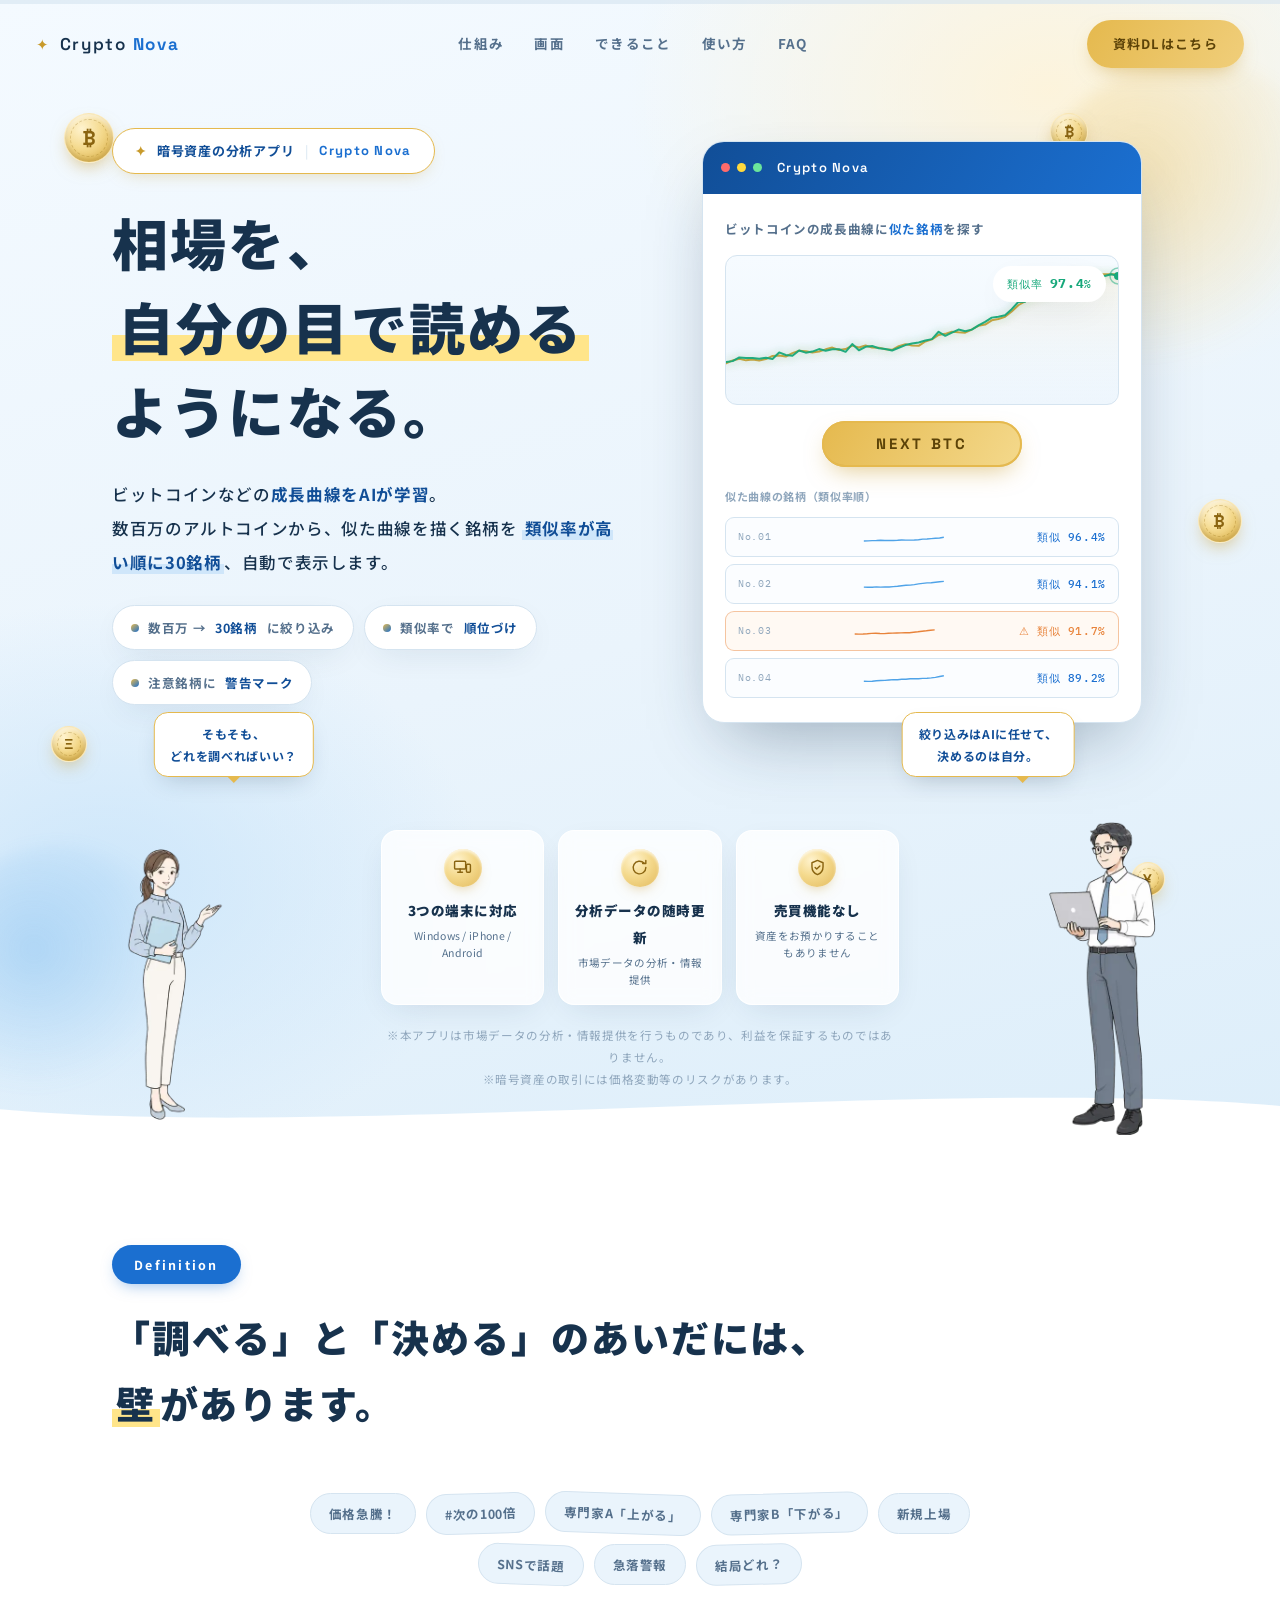
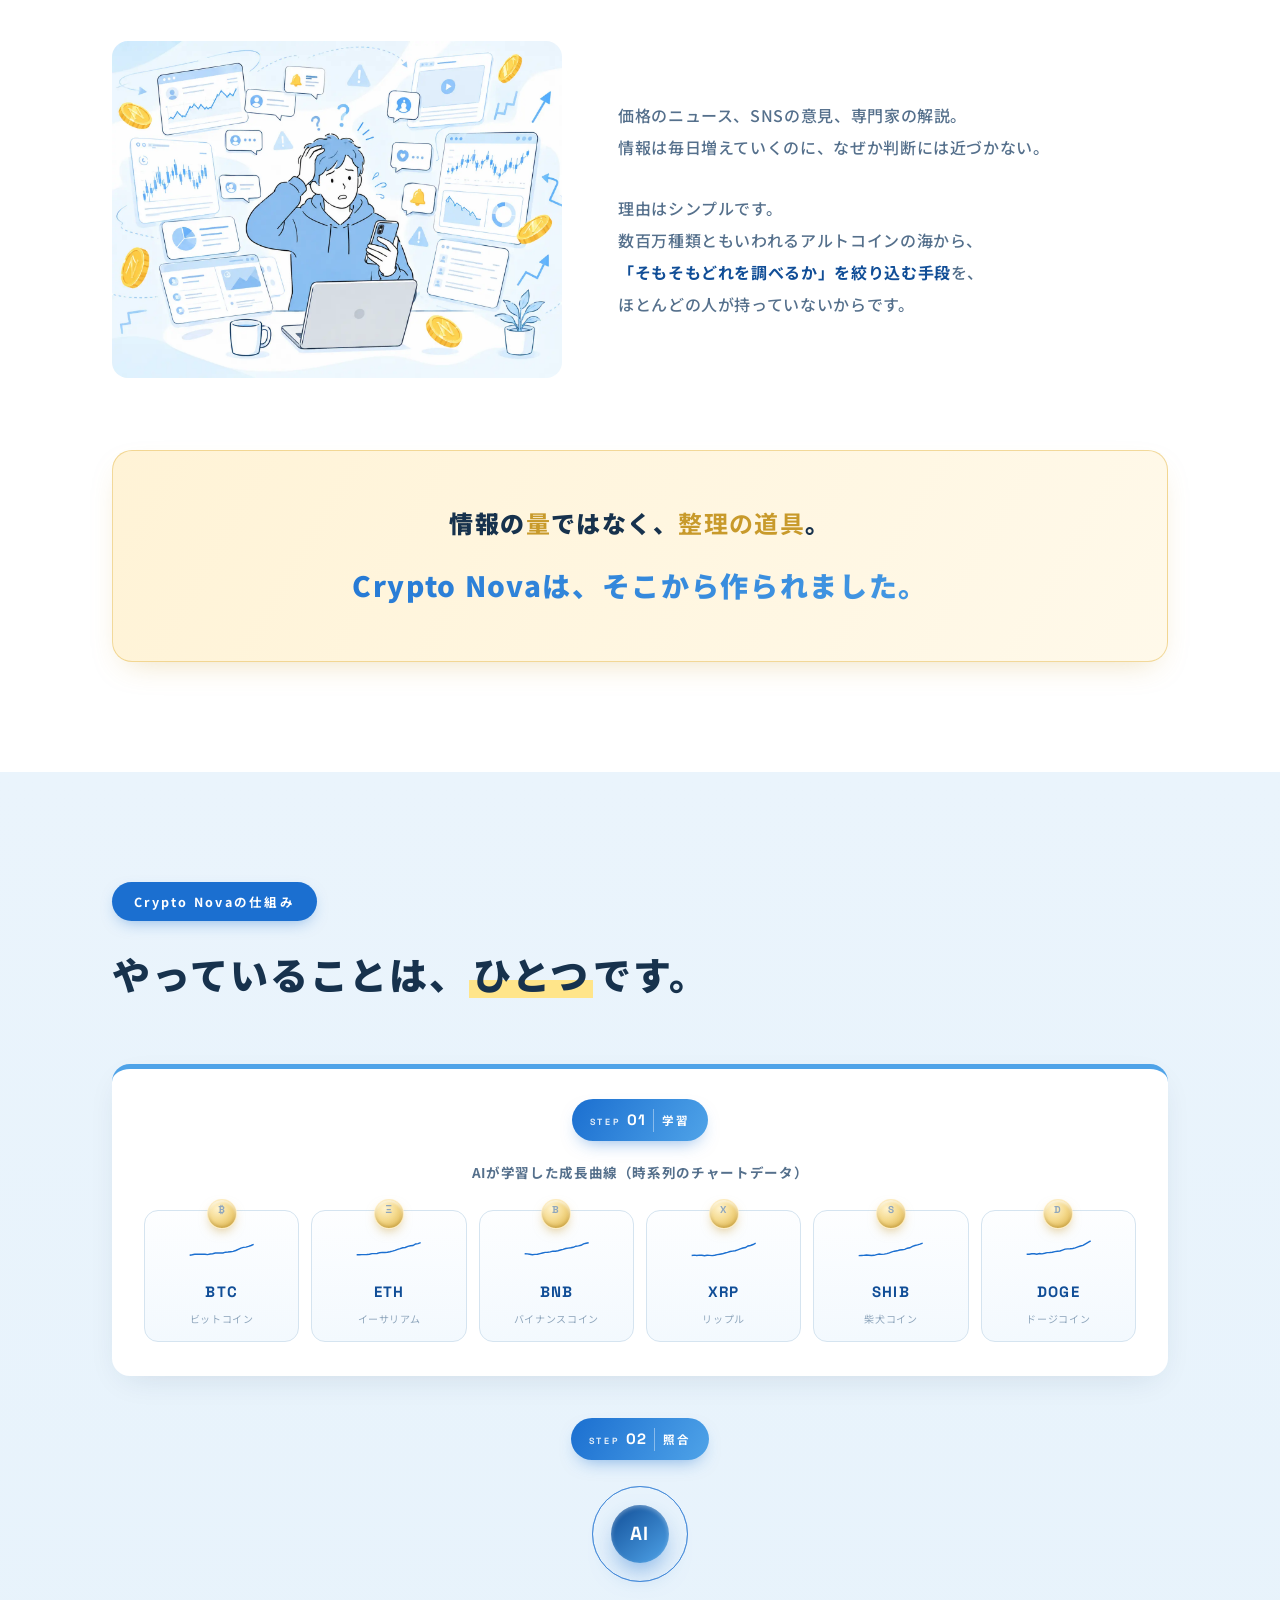
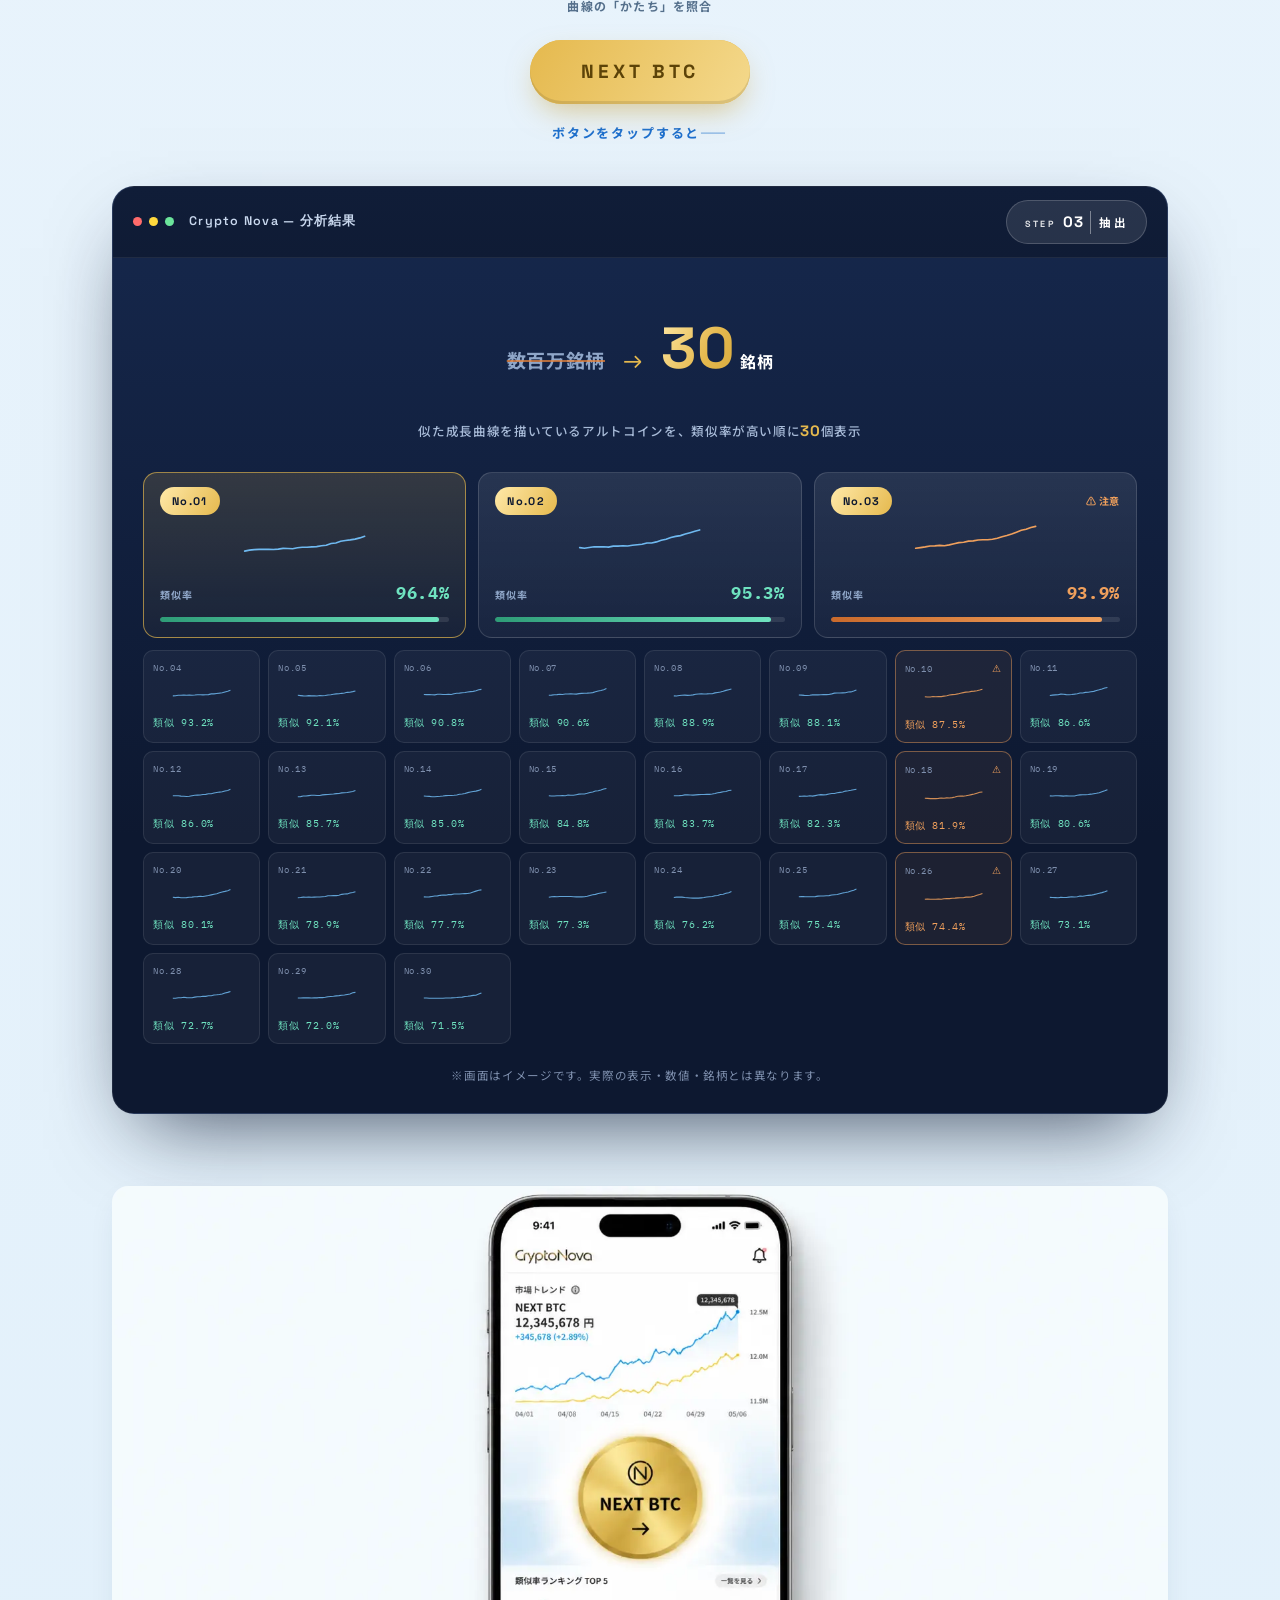
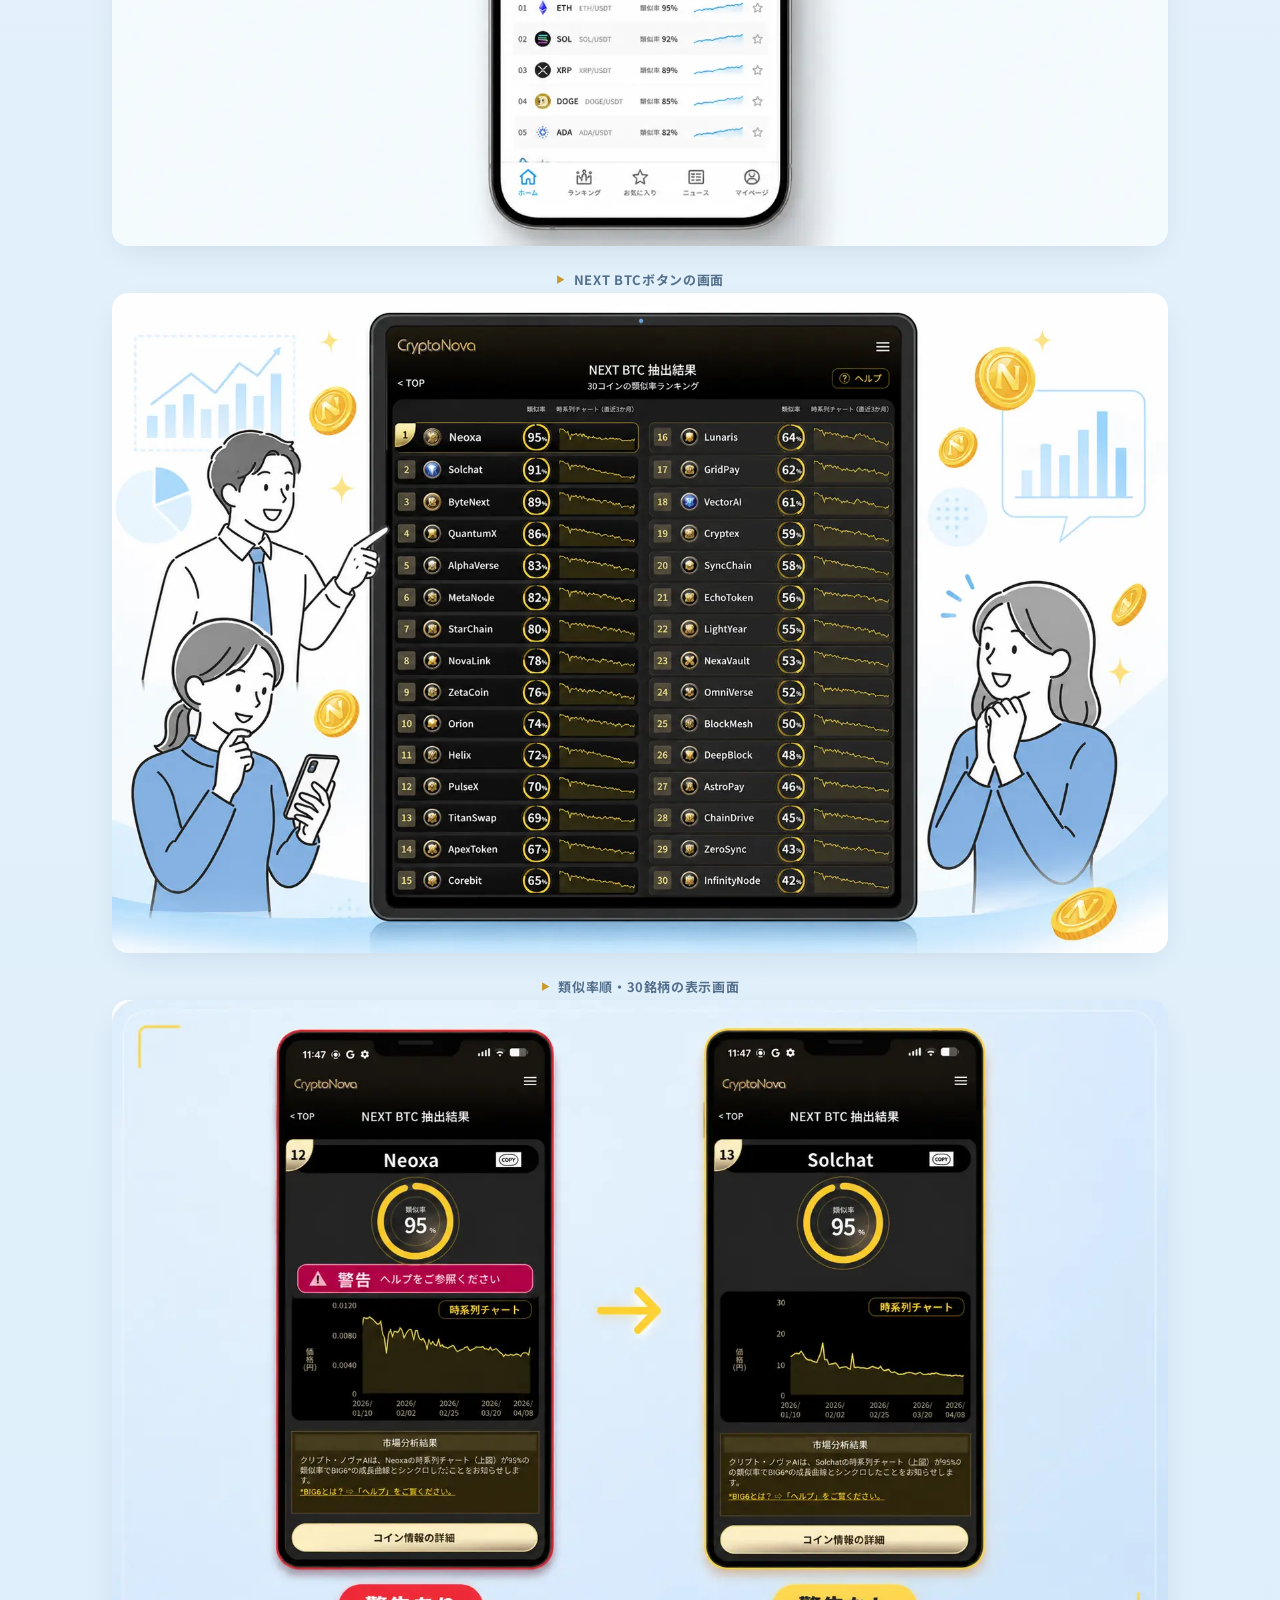
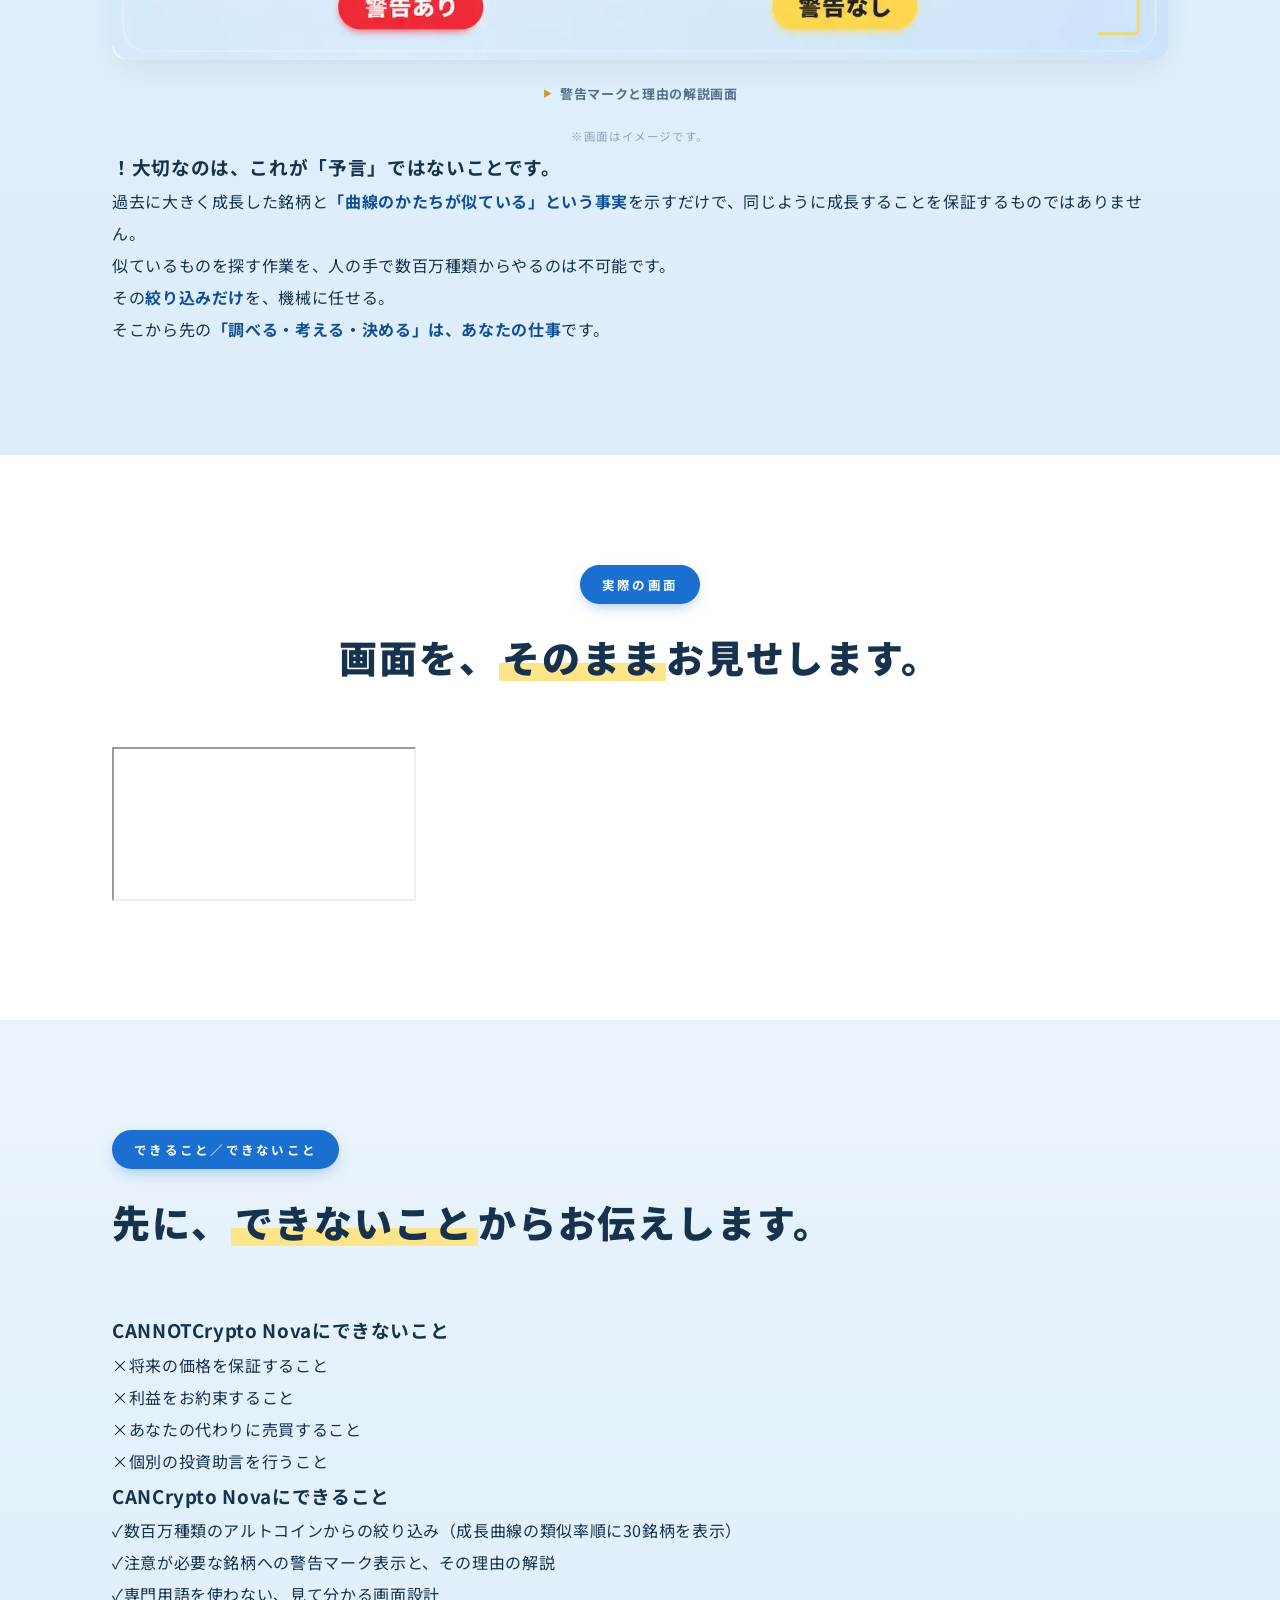
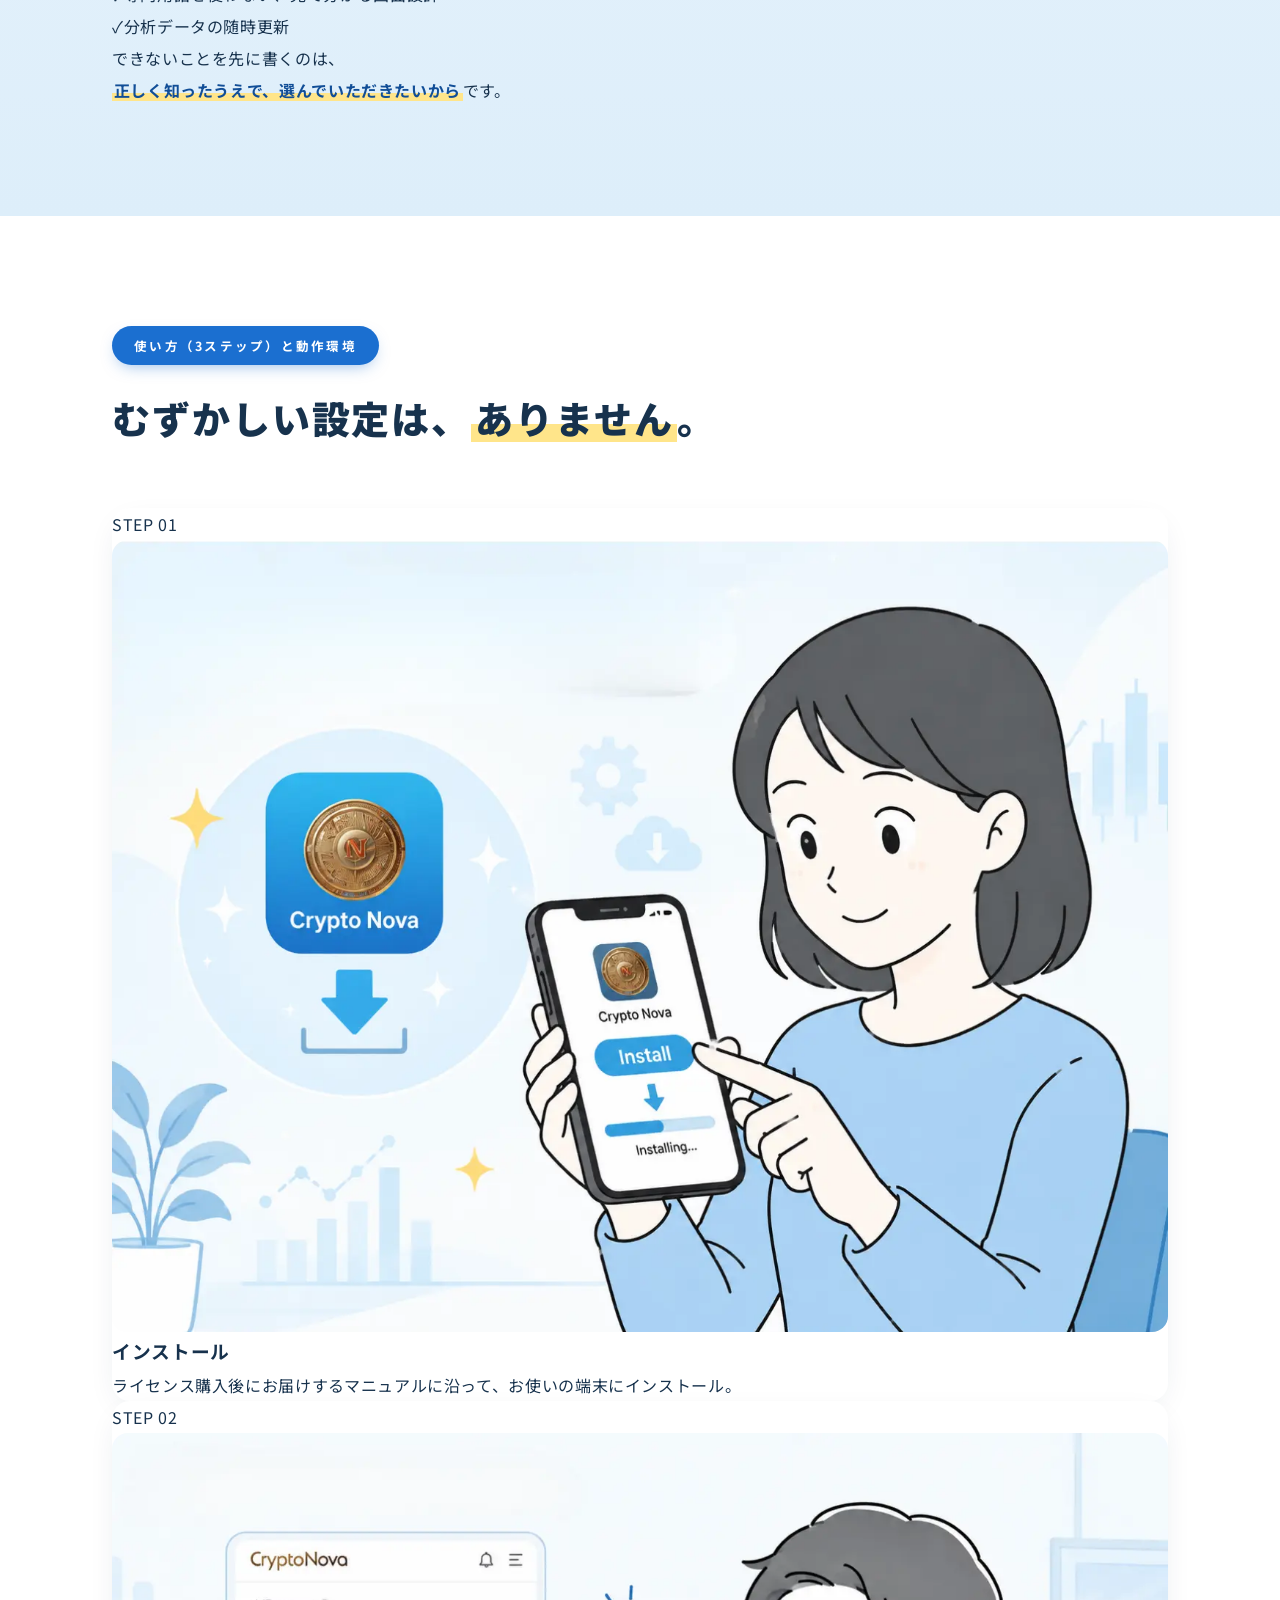
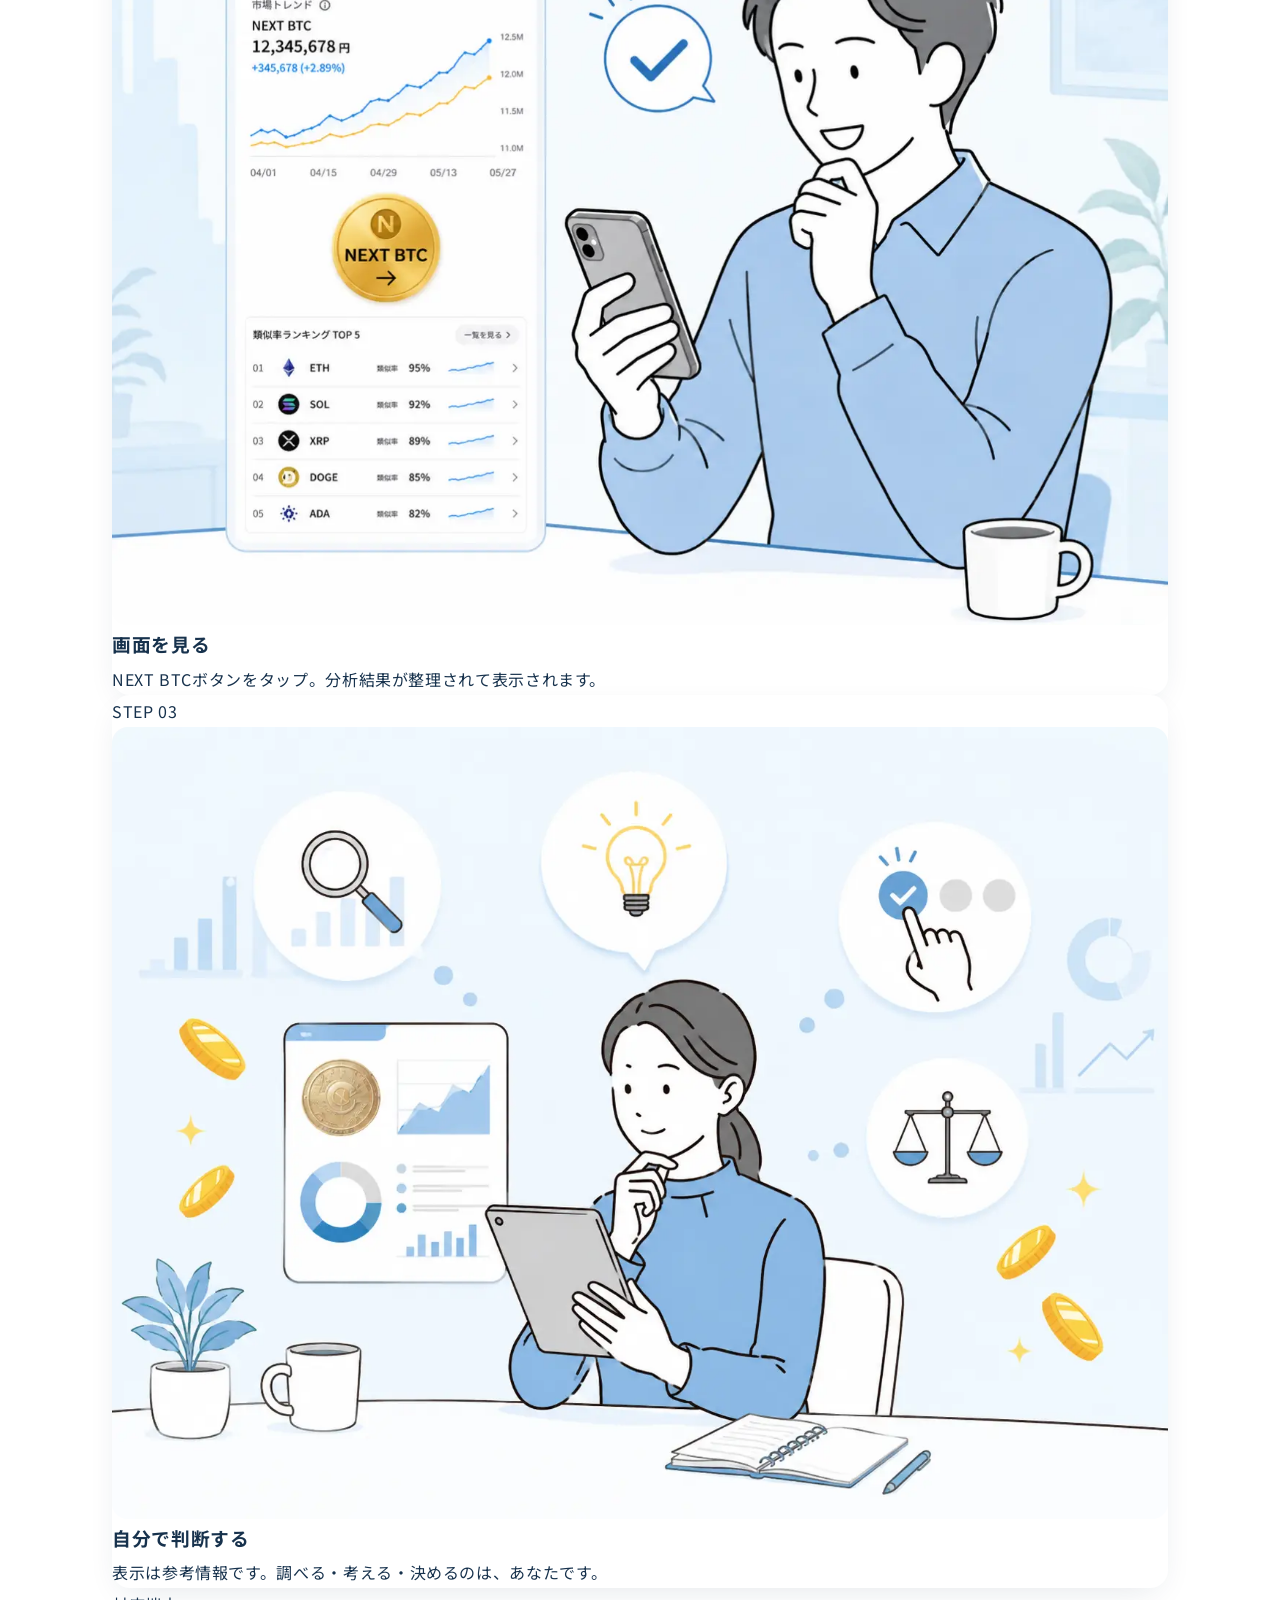
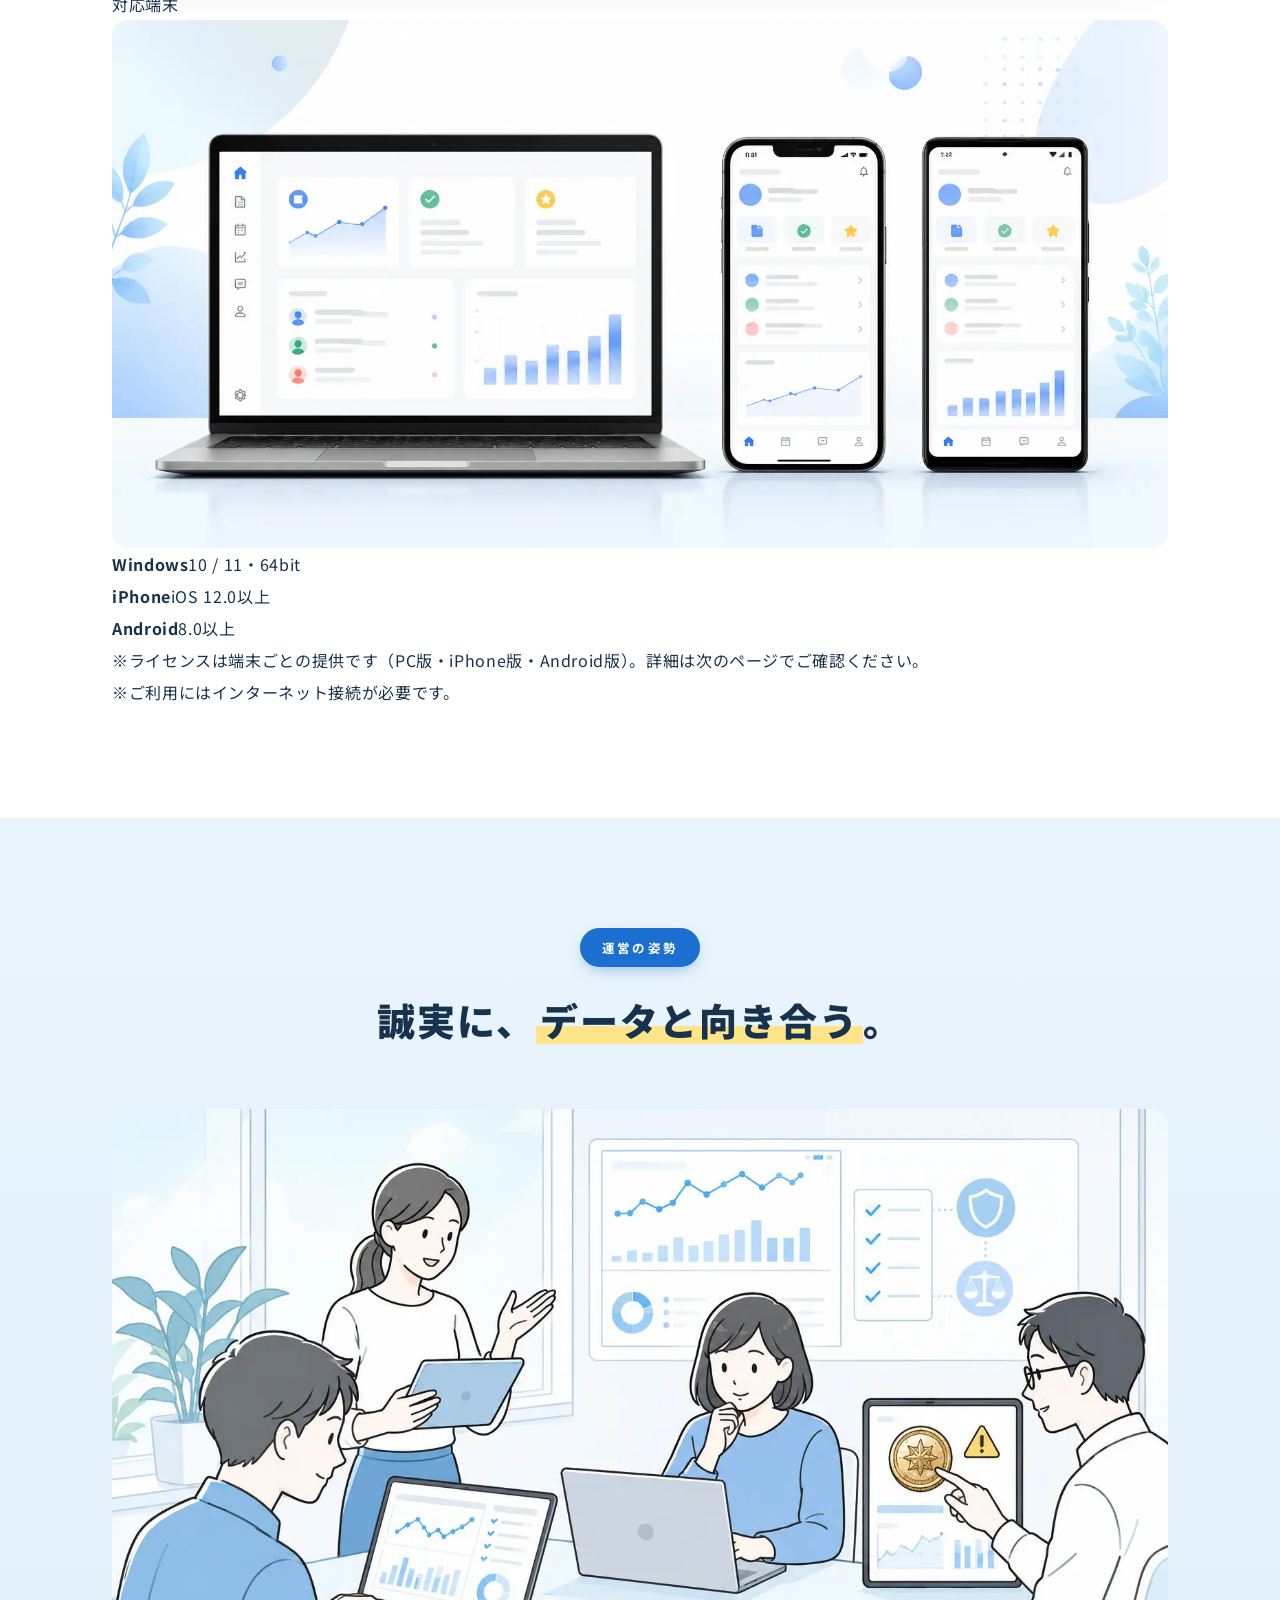
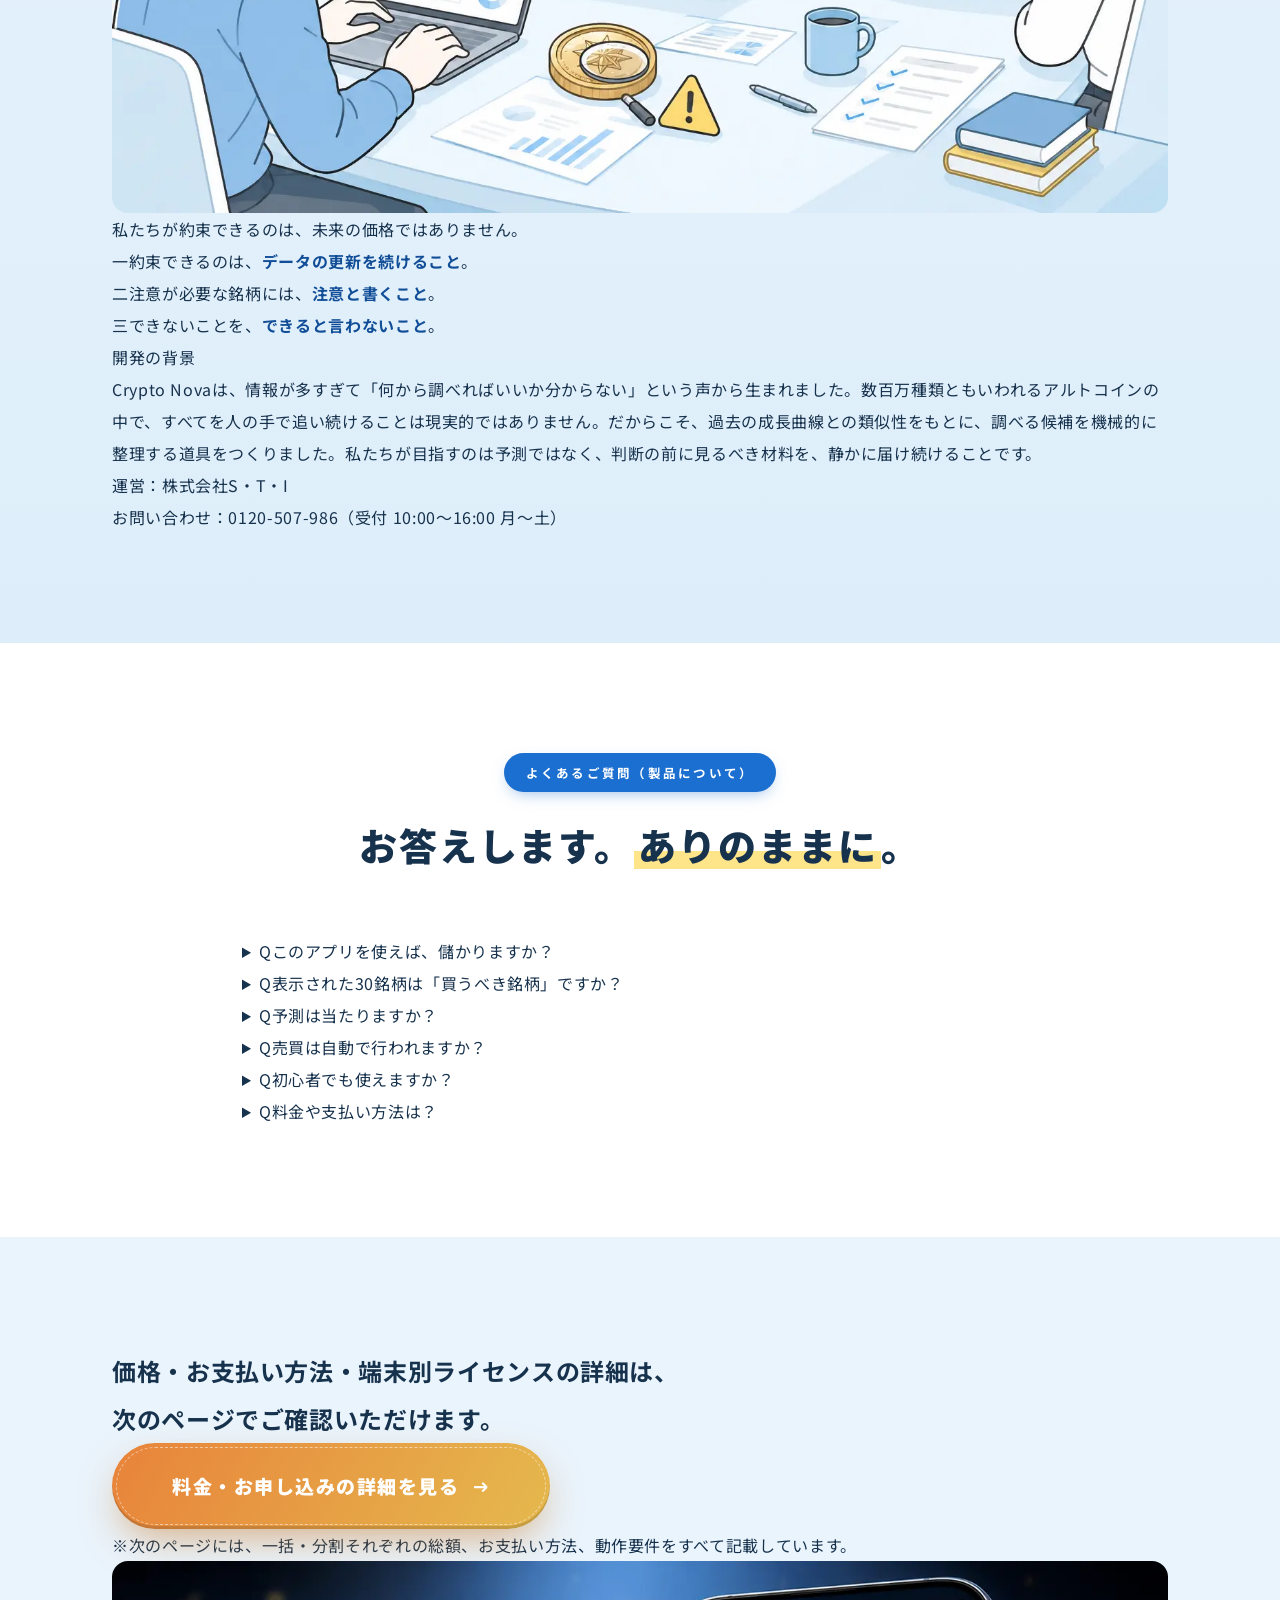
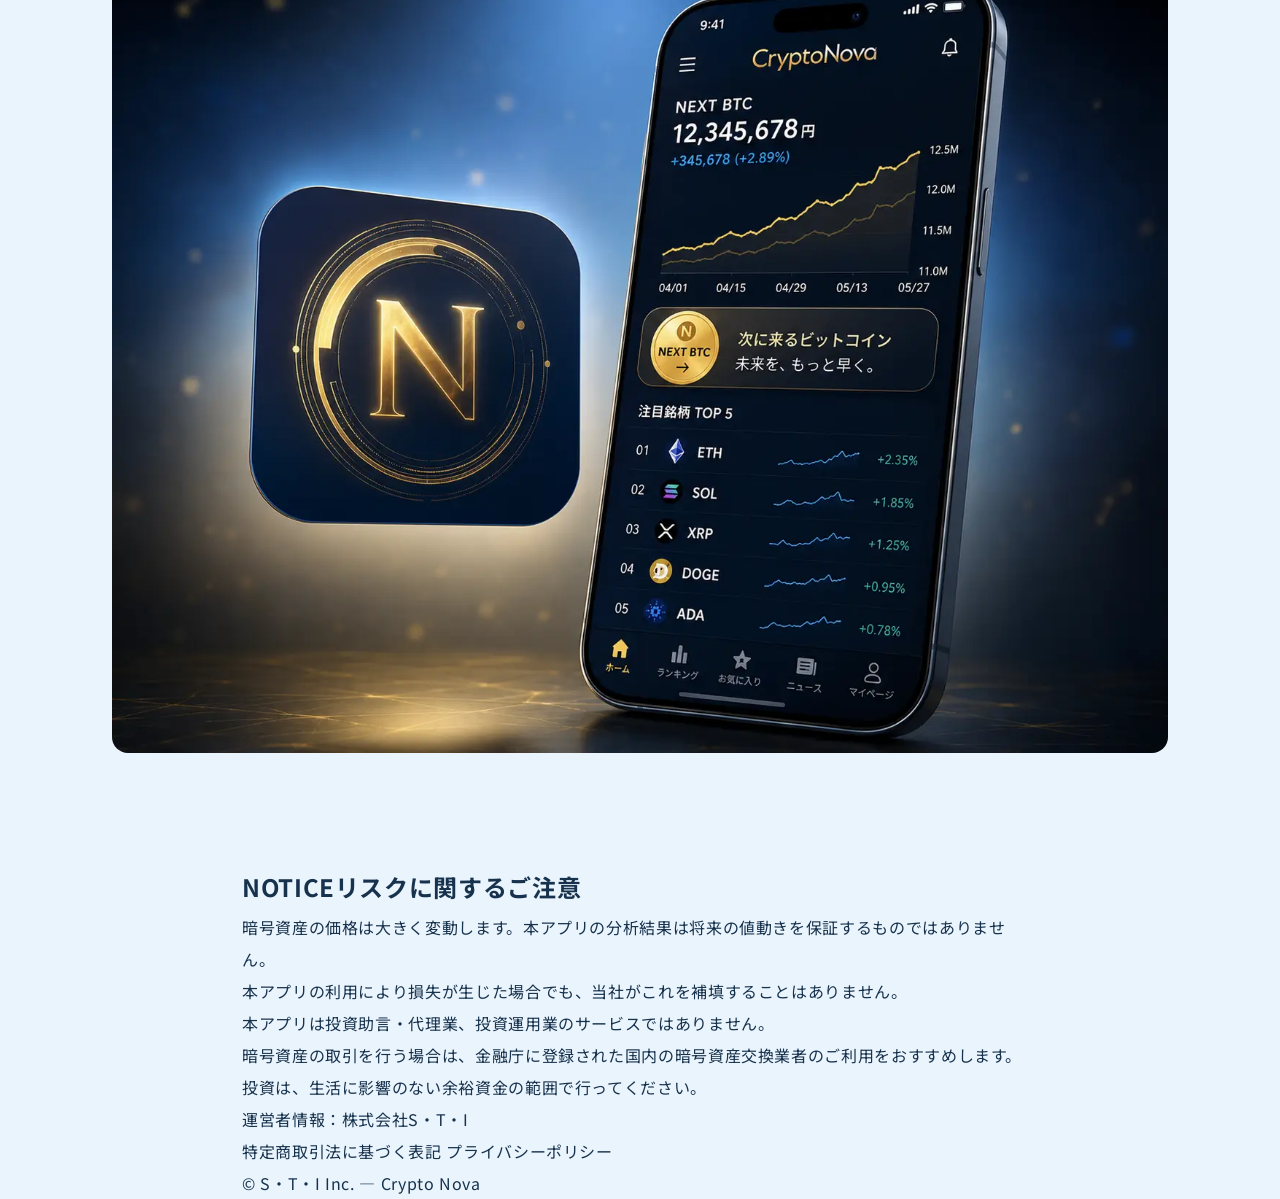
<file: index.html>
<!doctype html>
<html lang="ja">
<head>
<meta charset="utf-8" />
<meta name="viewport" content="width=device-width, initial-scale=1" />
<title>Crypto Nova（クリプト・ノヴァ）— 相場を、自分の目で読めるようになる。</title>
<meta name="description" content="Crypto Novaは暗号資産市場のデータ分析を可視化するアプリ。数百万種類のアルトコインから、過去の成長曲線と似た銘柄を類似率順に30個表示。利益を保証するものではありません。">
<link rel="icon" href="data:image/svg+xml,%3Csvg xmlns='http://www.w3.org/2000/svg' viewBox='0 0 32 32'%3E%3Crect width='32' height='32' rx='7' fill='%231B6FD0'/%3E%3Cpath d='M16 5l2.4 8.6L27 16l-8.6 2.4L16 27l-2.4-8.6L5 16l8.6-2.4z' fill='%23FFE9A8'/%3E%3C/svg%3E">
<link rel="preconnect" href="https://fonts.googleapis.com">
<link rel="preconnect" href="https://fonts.gstatic.com" crossorigin>
<link href="https://fonts.googleapis.com/css2?family=Noto+Sans+JP:wght@400;500;700;900&family=Space+Grotesk:wght@500;600;700&family=IBM+Plex+Mono:wght@400;500&display=swap" rel="stylesheet">
<link rel="stylesheet" href="css/style.css">
</head>
<body>

<!-- ページ上部：スクロール進捗バー -->
<div class="progress-bar" aria-hidden="true"><i></i></div>

<!-- 固定ナビ -->
<nav class="topnav" aria-label="ページ内ナビゲーション">
  <a class="brand" href="#top">
    <span class="brand-mark" aria-hidden="true">✦</span>
    <span class="brand-name">Crypto <b>Nova</b></span>
  </a>
  <div class="nav-links">
    <a href="#mechanism">仕組み</a>
    <a href="#demo">画面</a>
    <a href="#honest">できること</a>
    <a href="#howto">使い方</a>
    <a href="#faq">FAQ</a>
  </div>
  <a class="nav-cta" href="#final-cta">資料DLはこちら</a>
</nav>

<main id="top">

<!-- =================================================== -->
<!-- S1 / ファーストビュー                                  -->
<!-- =================================================== -->
<section class="fv" id="fv">
  <div class="fv-orb orb-1" aria-hidden="true"></div>
  <div class="fv-orb orb-2" aria-hidden="true"></div>

  <!-- 浮遊コイン（CSS描画・画像不要／PCのみ表示） -->
  <div class="fv-coins" aria-hidden="true">
    <span class="coin c1">₿</span>
    <span class="coin c2">Ξ</span>
    <span class="coin c3">₿</span>
    <span class="coin c4">¥</span>
    <span class="coin c5">₿</span>
  </div>

  <!-- スマホ専用フルFV画像（PCでは非表示／読込失敗時は枠ごと非表示） -->
  <figure class="fv-sp">
    <img src="images/fv-sp.webp" width="887" height="1774"
      onerror="this.closest('.fv-sp').style.display='none'"
      alt="Crypto Nova｜相場を、自分の目で読めるようになる。ビットコインなどの成長曲線をAIが学習し、数百万のアルトコインから似た曲線の銘柄を類似率が高い順に30銘柄、自動で表示します。">
  </figure>

  <div class="container fv-grid">
    <div class="fv-copy">
      <p class="fv-ribbon reveal"><span class="ribbon-star">✦</span>暗号資産の分析アプリ<span class="ribbon-div">|</span><b>Crypto&nbsp;Nova</b></p>

      <h1 class="fv-title reveal d1">
        相場を、<br>
        <span class="mk">自分の目で読める</span><br>
        ようになる。
      </h1>

      <p class="fv-explain reveal d2">
        ビットコインなどの<strong>成長曲線をAIが学習</strong>。<br class="pc">
        数百万のアルトコインから、似た曲線を描く銘柄を
        <strong class="hl">類似率が高い順に30銘柄</strong>、自動で表示します。
      </p>

      <ul class="fv-feats reveal d3">
        <li><i></i>数百万 → <b>30銘柄</b>に絞り込み</li>
        <li><i></i>類似率で<b>順位づけ</b></li>
        <li><i></i>注意銘柄に<b>警告マーク</b></li>
      </ul>
    </div>

    <div class="fv-visual reveal d2">
      <div class="app-demo">
        <div class="app-demo-bar">
          <span class="ad-dot"></span><span class="ad-dot"></span><span class="ad-dot"></span>
          <span class="ad-name">Crypto Nova</span>
        </div>
        <div class="app-demo-screen">
          <p class="ad-cap">ビットコインの成長曲線に<b>似た銘柄</b>を探す</p>
          <div class="ad-chart">
            <canvas id="hero-chart"></canvas>
            <span class="ad-sim">類似率&nbsp;<b id="hero-sim">0.0</b>%</span>
          </div>
          <div class="ad-next" aria-hidden="true"><span class="ad-next-pulse"></span>NEXT&nbsp;BTC</div>
          <p class="ad-reslabel">似た曲線の銘柄（類似率順）</p>
          <ul class="ad-results" id="hero-results" aria-hidden="true"></ul>
        </div>
      </div>
    </div>
  </div>

  <!-- キャラクター＋信頼バッジ＋注意書きの地面ゾーン -->
  <div class="container fv-foot reveal d4">
    <div class="fv-char-wrap">
      <span class="char-bubble">そもそも、<br>どれを調べればいい？</span>
      <figure class="ph fv-char char-l" data-src="char-left.webp" data-size="520×760・透過" style="aspect-ratio:52/76"></figure>
    </div>

    <div class="fv-trust">
      <ul class="trust-list">
        <li>
          <i aria-hidden="true"><svg viewBox="0 0 24 24" fill="none" stroke="currentColor" stroke-width="1.8" stroke-linecap="round" stroke-linejoin="round"><rect x="2" y="4" width="14" height="10" rx="1.5"/><path d="M6 18h6M9 14v4"/><rect x="17" y="8" width="5" height="10" rx="1.2"/></svg></i>
          <b>3つの端末に対応</b>
          <span>Windows / iPhone / Android</span>
        </li>
        <li>
          <i aria-hidden="true"><svg viewBox="0 0 24 24" fill="none" stroke="currentColor" stroke-width="1.8" stroke-linecap="round" stroke-linejoin="round"><path d="M20 12a8 8 0 1 1-2.3-5.6"/><path d="M20 3v4h-4"/></svg></i>
          <b>分析データの随時更新</b>
          <span>市場データの分析・情報提供</span>
        </li>
        <li>
          <i aria-hidden="true"><svg viewBox="0 0 24 24" fill="none" stroke="currentColor" stroke-width="1.8" stroke-linecap="round" stroke-linejoin="round"><path d="M12 3l7 3v5c0 4.4-3 8.4-7 10-4-1.6-7-5.6-7-10V6z"/><path d="M9 12l2 2 4-4"/></svg></i>
          <b>売買機能なし</b>
          <span>資産をお預かりすることもありません</span>
        </li>
      </ul>
      <div class="fv-disclaimer">
        <p>※本アプリは市場データの分析・情報提供を行うものであり、利益を保証するものではありません。</p>
        <p>※暗号資産の取引には価格変動等のリスクがあります。</p>
      </div>
    </div>

    <div class="fv-char-wrap">
      <span class="char-bubble">絞り込みはAIに任せて、<br>決めるのは自分。</span>
      <figure class="ph fv-char char-r" data-src="char-right.webp" data-size="520×760・透過" style="aspect-ratio:52/76"></figure>
    </div>
  </div>

  <div class="fv-wave" aria-hidden="true">
    <svg viewBox="0 0 1440 90" preserveAspectRatio="none"><path d="M0,50 C360,95 1080,0 1440,45 L1440,90 L0,90 Z" fill="#FFFFFF"/></svg>
  </div>
</section>

<!-- =================================================== -->
<!-- S2 / 問題定義                                          -->
<!-- =================================================== -->
<section class="problem section bg-white" id="problem">
  <div class="container">
    <header class="sec-head reveal">
      <p class="sec-badge">Definition</p>
      <h2 class="sec-title">「調べる」と「決める」のあいだには、<br class="pc"><span class="mk">壁</span>があります。</h2>
    </header>

    <!-- 情報ノイズのチップ -->
    <div class="noise-chips reveal" aria-hidden="true">
      <span>価格急騰！</span><span>#次の100倍</span><span>専門家A「上がる」</span><span>専門家B「下がる」</span><span>新規上場</span><span>SNSで話題</span><span>急落警報</span><span>結局どれ？</span>
    </div>

    <div class="problem-body">
      <div class="problem-visual reveal">
        <figure class="ph" data-src="problem-flood.webp" data-size="900×675" data-alt="情報の洪水に困っている人のイラスト" style="aspect-ratio:4/3"></figure>
      </div>

      <div class="problem-text reveal">
        <p>価格のニュース、SNSの意見、専門家の解説。<br>
        情報は毎日増えていくのに、なぜか判断には近づかない。</p>

        <p>理由はシンプルです。<br>
        数百万種類ともいわれるアルトコインの海から、<br class="pc">
        <strong>「そもそもどれを調べるか」を絞り込む手段</strong>を、<br class="pc">
        ほとんどの人が持っていないからです。</p>
      </div>
    </div>

    <div class="problem-conclusion reveal">
      <p class="conclusion-line">情報の<b>量</b>ではなく、<b>整理の道具</b>。</p>
      <p class="conclusion-brand">Crypto Novaは、そこから作られました。</p>
    </div>
  </div>
</section>

<!-- =================================================== -->
<!-- S3 / 仕組み                                            -->
<!-- =================================================== -->
<section class="mechanism section bg-blue" id="mechanism">
  <div class="container">
    <header class="sec-head reveal">
      <p class="sec-badge">Crypto Novaの仕組み</p>
      <h2 class="sec-title">やっていることは、<span class="mk">ひとつ</span>です。</h2>
    </header>

    <div class="mech-flow">
      <!-- STEP01 学習ソース -->
      <div class="mech-source card reveal">
        <div class="stage-tag"><span>STEP</span><b>01</b><em>学習</em></div>
        <p class="mech-caption">AIが学習した成長曲線（時系列のチャートデータ）</p>
        <ul class="coin-chips">
          <li><span class="coin-ic">₿</span><svg class="spark" data-seed="1" viewBox="0 0 64 24"></svg><b>BTC</b><span>ビットコイン</span></li>
          <li><span class="coin-ic">Ξ</span><svg class="spark" data-seed="2" viewBox="0 0 64 24"></svg><b>ETH</b><span>イーサリアム</span></li>
          <li><span class="coin-ic">B</span><svg class="spark" data-seed="3" viewBox="0 0 64 24"></svg><b>BNB</b><span>バイナンスコイン</span></li>
          <li><span class="coin-ic">X</span><svg class="spark" data-seed="4" viewBox="0 0 64 24"></svg><b>XRP</b><span>リップル</span></li>
          <li><span class="coin-ic">S</span><svg class="spark" data-seed="5" viewBox="0 0 64 24"></svg><b>SHIB</b><span>柴犬コイン</span></li>
          <li><span class="coin-ic">D</span><svg class="spark" data-seed="6" viewBox="0 0 64 24"></svg><b>DOGE</b><span>ドージコイン</span></li>
        </ul>
      </div>

      <!-- STEP02 AIコア → ボタン -->
      <div class="mech-button reveal">
        <div class="stage-tag mid"><span>STEP</span><b>02</b><em>照合</em></div>
        <div class="ai-core" aria-hidden="true">
          <span class="ring r1"></span><span class="ring r2"></span><span class="ring r3"></span>
          <span class="ai-face">AI</span>
        </div>
        <p class="ai-note">曲線の「かたち」を照合</p>
        <div class="nextbtc-btn" role="img" aria-label="NEXT BTCボタンのイメージ">
          <span class="nextbtc-pulse"></span>
          <span class="nextbtc-face">NEXT&nbsp;BTC</span>
        </div>
        <p class="mech-tap">ボタンをタップすると——</p>
      </div>

      <!-- STEP03 結果（アプリ風ダークパネル） -->
      <div class="mech-result reveal">
        <div class="rp-bar">
          <span class="rp-dot"></span><span class="rp-dot"></span><span class="rp-dot"></span>
          <span class="rp-title">Crypto Nova — 分析結果</span>
          <span class="stage-tag dark"><span>STEP</span><b>03</b><em>抽出</em></span>
        </div>
        <div class="rp-body">
          <div class="rp-stat" aria-hidden="true">
            <span class="rp-from">数百万銘柄</span>
            <span class="rp-arrow">→</span>
            <span class="rp-to"><b>30</b><small>銘柄</small></span>
          </div>
          <p class="rp-caption">似た成長曲線を描いているアルトコインを、類似率が高い順に<b>30</b>個表示</p>
          <div class="rp-top3" id="result-top3" aria-hidden="true"></div>
          <div class="rp-grid" id="result-grid" aria-hidden="true"></div>
          <p class="img-note dark">※画面はイメージです。実際の表示・数値・銘柄とは異なります。</p>
        </div>
      </div>
    </div>

    <!-- アプリ画面イメージ -->
    <div class="mech-screens">
      <figure class="mech-screen reveal">
        <figure class="ph" data-src="app-ui-next.webp" data-size="1280×800" data-alt="NEXT BTCボタンの画面イメージ" style="aspect-ratio:16/10"></figure>
        <figcaption>NEXT BTCボタンの画面</figcaption>
      </figure>
      <figure class="mech-screen reveal">
        <figure class="ph" data-src="app-ui-list.webp" data-size="1280×800" data-alt="類似率順に30銘柄が並ぶ画面イメージ" style="aspect-ratio:16/10"></figure>
        <figcaption>類似率順・30銘柄の表示画面</figcaption>
      </figure>
      <figure class="mech-screen reveal">
        <figure class="ph" data-src="app-ui-warning.webp" data-size="1280×800" data-alt="警告マークと理由の解説画面イメージ" style="aspect-ratio:16/10"></figure>
        <figcaption>警告マークと理由の解説画面</figcaption>
      </figure>
    </div>
    <p class="img-note reveal">※画面はイメージです。</p>

    <!-- 予言ではない、の宣言 -->
    <div class="mech-honest card-gold reveal">
      <h3><span class="honest-icon" aria-hidden="true">！</span>大切なのは、これが「予言」ではないことです。</h3>
      <p>過去に大きく成長した銘柄と<strong>「曲線のかたちが似ている」という事実</strong>を示すだけで、同じように成長することを保証するものではありません。</p>
      <p>似ているものを探す作業を、人の手で数百万種類からやるのは不可能です。<br class="pc">
      その<strong>絞り込みだけ</strong>を、機械に任せる。<br class="pc">
      そこから先の<strong>「調べる・考える・決める」は、あなたの仕事</strong>です。</p>
    </div>
  </div>
</section>

<!-- =================================================== -->
<!-- S4 / 実際の画面（デモ動画）                              -->
<!-- =================================================== -->
<section class="demo section bg-white" id="demo">
  <div class="container">
    <header class="sec-head center reveal">
      <p class="sec-badge">実際の画面</p>
      <h2 class="sec-title">画面を、<span class="mk">そのまま</span>お見せします。</h2>
    </header>

    <div class="video-frame vertical reveal">
      <iframe
        src="https://www.youtube.com/embed/cJ0Z7dCtuyY?rel=0"
        title="「見て→買う」シンプル投資 — Crypto Nova デモ動画"
        loading="lazy"
        allow="accelerometer; autoplay; clipboard-write; encrypted-media; gyroscope; picture-in-picture; web-share"
        referrerpolicy="strict-origin-when-cross-origin"
        allowfullscreen></iframe>
    </div>
  </div>
</section>

<!-- =================================================== -->
<!-- S5 / できること・できないこと                            -->
<!-- =================================================== -->
<section class="honest section bg-blue" id="honest">
  <div class="container">
    <header class="sec-head reveal">
      <p class="sec-badge">できること／できないこと</p>
      <h2 class="sec-title">先に、<span class="mk">できないこと</span>からお伝えします。</h2>
    </header>

    <div class="honest-grid">
      <div class="honest-card cannot reveal">
        <h3><span class="card-tag">CANNOT</span>Crypto Novaに<b>できないこと</b></h3>
        <ul>
          <li><span class="li-mark no">×</span>将来の価格を保証すること</li>
          <li><span class="li-mark no">×</span>利益をお約束すること</li>
          <li><span class="li-mark no">×</span>あなたの代わりに売買すること</li>
          <li><span class="li-mark no">×</span>個別の投資助言を行うこと</li>
        </ul>
      </div>

      <div class="honest-card can reveal">
        <h3><span class="card-tag">CAN</span>Crypto Novaに<b>できること</b></h3>
        <ul>
          <li><span class="li-mark yes">✓</span>数百万種類のアルトコインからの絞り込み（成長曲線の類似率順に30銘柄を表示）</li>
          <li><span class="li-mark yes">✓</span>注意が必要な銘柄への警告マーク表示と、その理由の解説</li>
          <li><span class="li-mark yes">✓</span>専門用語を使わない、見て分かる画面設計</li>
          <li><span class="li-mark yes">✓</span>分析データの随時更新</li>
        </ul>
      </div>
    </div>

    <p class="honest-why reveal">
      できないことを先に書くのは、<br>
      <strong class="mk">正しく知ったうえで、選んでいただきたいから</strong>です。
    </p>
  </div>
</section>

<!-- =================================================== -->
<!-- S6 / 使い方と動作環境                                   -->
<!-- =================================================== -->
<section class="howto section bg-white" id="howto">
  <div class="container">
    <header class="sec-head reveal">
      <p class="sec-badge">使い方（3ステップ）と動作環境</p>
      <h2 class="sec-title">むずかしい設定は、<span class="mk">ありません</span>。</h2>
    </header>

    <ol class="steps">
      <li class="step card reveal">
        <span class="step-num">STEP 01</span>
        <figure class="ph" data-src="step-install.webp" data-size="720×540" data-alt="インストールのイラスト" style="aspect-ratio:4/3"></figure>
        <h3>インストール</h3>
        <p>ライセンス購入後にお届けするマニュアルに沿って、お使いの端末にインストール。</p>
      </li>
      <li class="step card reveal">
        <span class="step-num">STEP 02</span>
        <figure class="ph" data-src="step-view.webp" data-size="720×540" data-alt="画面を見るイラスト" style="aspect-ratio:4/3"></figure>
        <h3>画面を見る</h3>
        <p>NEXT BTCボタンをタップ。分析結果が整理されて表示されます。</p>
      </li>
      <li class="step card reveal">
        <span class="step-num">STEP 03</span>
        <figure class="ph" data-src="step-decide.webp" data-size="720×540" data-alt="自分で判断するイラスト" style="aspect-ratio:4/3"></figure>
        <h3>自分で判断する</h3>
        <p>表示は参考情報です。調べる・考える・決めるのは、あなたです。</p>
      </li>
    </ol>

    <div class="env reveal">
      <p class="env-title">対応端末</p>
      <figure class="ph env-visual" data-src="devices-lineup.webp" data-size="1400×700" data-alt="Windows・iPhone・Androidの端末イメージ" style="aspect-ratio:2/1"></figure>
      <ul class="env-badges">
        <li><b>Windows</b><span>10 / 11・64bit</span></li>
        <li><b>iPhone</b><span>iOS 12.0以上</span></li>
        <li><b>Android</b><span>8.0以上</span></li>
      </ul>
      <p class="env-note">※ライセンスは端末ごとの提供です（PC版・iPhone版・Android版）。詳細は次のページでご確認ください。<br>※ご利用にはインターネット接続が必要です。</p>
    </div>
  </div>
</section>

<!-- =================================================== -->
<!-- S7 / 運営の姿勢                                        -->
<!-- =================================================== -->
<section class="stance section bg-blue" id="stance">
  <div class="container">
    <header class="sec-head center reveal">
      <p class="sec-badge">運営の姿勢</p>
      <h2 class="sec-title">誠実に、<span class="mk">データと向き合う</span>。</h2>
    </header>

    <div class="stance-grid">
      <div class="stance-visual reveal">
        <figure class="ph" data-src="stance-team.webp" data-size="1200×800" data-alt="データと向き合う運営チームのイメージ" style="aspect-ratio:3/2"></figure>
      </div>

      <div class="stance-body reveal">
        <p class="stance-intro">私たちが約束できるのは、未来の価格ではありません。</p>
        <ul class="stance-vows">
          <li><span class="vow-num">一</span>約束できるのは、<strong>データの更新を続けること</strong>。</li>
          <li><span class="vow-num">二</span>注意が必要な銘柄には、<strong>注意と書くこと</strong>。</li>
          <li><span class="vow-num">三</span>できないことを、<strong>できると言わないこと</strong>。</li>
        </ul>
      </div>
    </div>

    <!-- 開発の背景 -->
    <div class="stance-background reveal">
      <p class="bg-label">開発の背景</p>
      <p class="bg-body">Crypto Novaは、情報が多すぎて「何から調べればいいか分からない」という声から生まれました。数百万種類ともいわれるアルトコインの中で、すべてを人の手で追い続けることは現実的ではありません。だからこそ、過去の成長曲線との類似性をもとに、調べる候補を機械的に整理する道具をつくりました。私たちが目指すのは予測ではなく、判断の前に見るべき材料を、静かに届け続けることです。</p>
    </div>

    <div class="stance-company reveal">
      <p>運営：株式会社S・T・I</p>
      <p>お問い合わせ：<a href="tel:0120507986" class="tel">0120-507-986</a>（受付 10:00〜16:00 月〜土）</p>
    </div>
  </div>
</section>

<!-- =================================================== -->
<!-- S8 / FAQ                                             -->
<!-- =================================================== -->
<section class="faq section bg-white" id="faq">
  <div class="container narrow">
    <header class="sec-head center reveal">
      <p class="sec-badge">よくあるご質問（製品について）</p>
      <h2 class="sec-title">お答えします。<span class="mk">ありのままに</span>。</h2>
    </header>

    <div class="faq-list">
      <details class="faq-item reveal">
        <summary><span class="q">Q</span>このアプリを使えば、儲かりますか？<span class="faq-toggle" aria-hidden="true"></span></summary>
        <div class="faq-a"><span class="a">A</span><p>いいえ、利益をお約束するものではありません。表示されるのは「過去の成長曲線と似ている」という分析結果であり、投資の成果はご自身の判断と市場の状況によって決まります。</p></div>
      </details>

      <details class="faq-item reveal">
        <summary><span class="q">Q</span>表示された30銘柄は「買うべき銘柄」ですか？<span class="faq-toggle" aria-hidden="true"></span></summary>
        <div class="faq-a"><span class="a">A</span><p>いいえ。「調べる候補」です。類似率が高いことは、値上がりの保証ではありません。警告マークの有無も含め、ご自身で調べたうえでご判断ください。</p></div>
      </details>

      <details class="faq-item reveal">
        <summary><span class="q">Q</span>予測は当たりますか？<span class="faq-toggle" aria-hidden="true"></span></summary>
        <div class="faq-a"><span class="a">A</span><p>本アプリは将来を予測するものではなく、過去のデータとの類似を示すものです。似た曲線を描いた銘柄が、同じ結果になるとは限りません。</p></div>
      </details>

      <details class="faq-item reveal">
        <summary><span class="q">Q</span>売買は自動で行われますか？<span class="faq-toggle" aria-hidden="true"></span></summary>
        <div class="faq-a"><span class="a">A</span><p>いいえ。売買機能はなく、資産をお預かりすることもありません。</p></div>
      </details>

      <details class="faq-item reveal">
        <summary><span class="q">Q</span>初心者でも使えますか？<span class="faq-toggle" aria-hidden="true"></span></summary>
        <div class="faq-a"><span class="a">A</span><p>画面は専門用語を使わない設計です。ただし暗号資産の基礎知識と、取引に伴うリスクの理解は必要です。</p></div>
      </details>

      <details class="faq-item reveal">
        <summary><span class="q">Q</span>料金や支払い方法は？<span class="faq-toggle" aria-hidden="true"></span></summary>
        <div class="faq-a"><span class="a">A</span><p>次のページ（料金・お申し込み）にすべて記載しています。一括・分割の総額、端末ごとのライセンス、動作要件までご確認のうえお申し込みください。</p></div>
      </details>
    </div>
  </div>
</section>

<!-- =================================================== -->
<!-- CTA（最終）                                           -->
<!-- =================================================== -->
<section class="final-cta section" id="final-cta">
  <div class="container">
    <div class="cta-card reveal">
      <div class="cta-copy">
        <h2 class="cta-title">価格・お支払い方法・端末別ライセンスの詳細は、<br class="pc">次のページでご確認いただけます。</h2>
        <a class="btn-primary big" href="https://m.cryptonova.jp/p/campaign/ZR53LrGO/AYyrQuDU">
          料金・お申し込みの詳細を見る
          <span class="btn-arrow" aria-hidden="true">→</span>
        </a>
        <p class="cta-note">※次のページには、一括・分割それぞれの総額、お支払い方法、動作要件をすべて記載しています。</p>
      </div>
      <div class="cta-visual">
        <figure class="ph" data-src="cta-app.webp" data-size="1200×900（透過推奨）" data-alt="Crypto Novaのアプリイメージ" style="aspect-ratio:4/3"></figure>
      </div>
    </div>
  </div>
</section>

<!-- =================================================== -->
<!-- S9 / リスク注意・運営者情報（フッター）                   -->
<!-- =================================================== -->
<footer class="risk-footer" id="risk">
  <div class="container narrow">
    <h2 class="risk-title"><span class="notice-tag">NOTICE</span>リスクに関するご注意</h2>
    <ul class="risk-list">
      <li>暗号資産の価格は大きく変動します。本アプリの分析結果は将来の値動きを保証するものではありません。</li>
      <li>本アプリの利用により損失が生じた場合でも、当社がこれを補填することはありません。</li>
      <li>本アプリは投資助言・代理業、投資運用業のサービスではありません。</li>
      <li>暗号資産の取引を行う場合は、金融庁に登録された国内の暗号資産交換業者のご利用をおすすめします。</li>
      <li>投資は、生活に影響のない余裕資金の範囲で行ってください。</li>
    </ul>

    <div class="footer-info">
      <p>運営者情報：株式会社S・T・I</p>
      <nav class="footer-links" aria-label="規約リンク">
        <a href="https://cryptonova.jp/company/" target="_blank" rel="noopener">特定商取引法に基づく表記</a>
        <a href="https://cryptonova.jp/privacy/" target="_blank" rel="noopener">プライバシーポリシー</a>
      </nav>
      <p class="copyright">© S・T・I Inc. — Crypto Nova</p>
    </div>
  </div>
</footer>

</main>

<script src="js/main.js"></script>
</body>
</html>
</file>
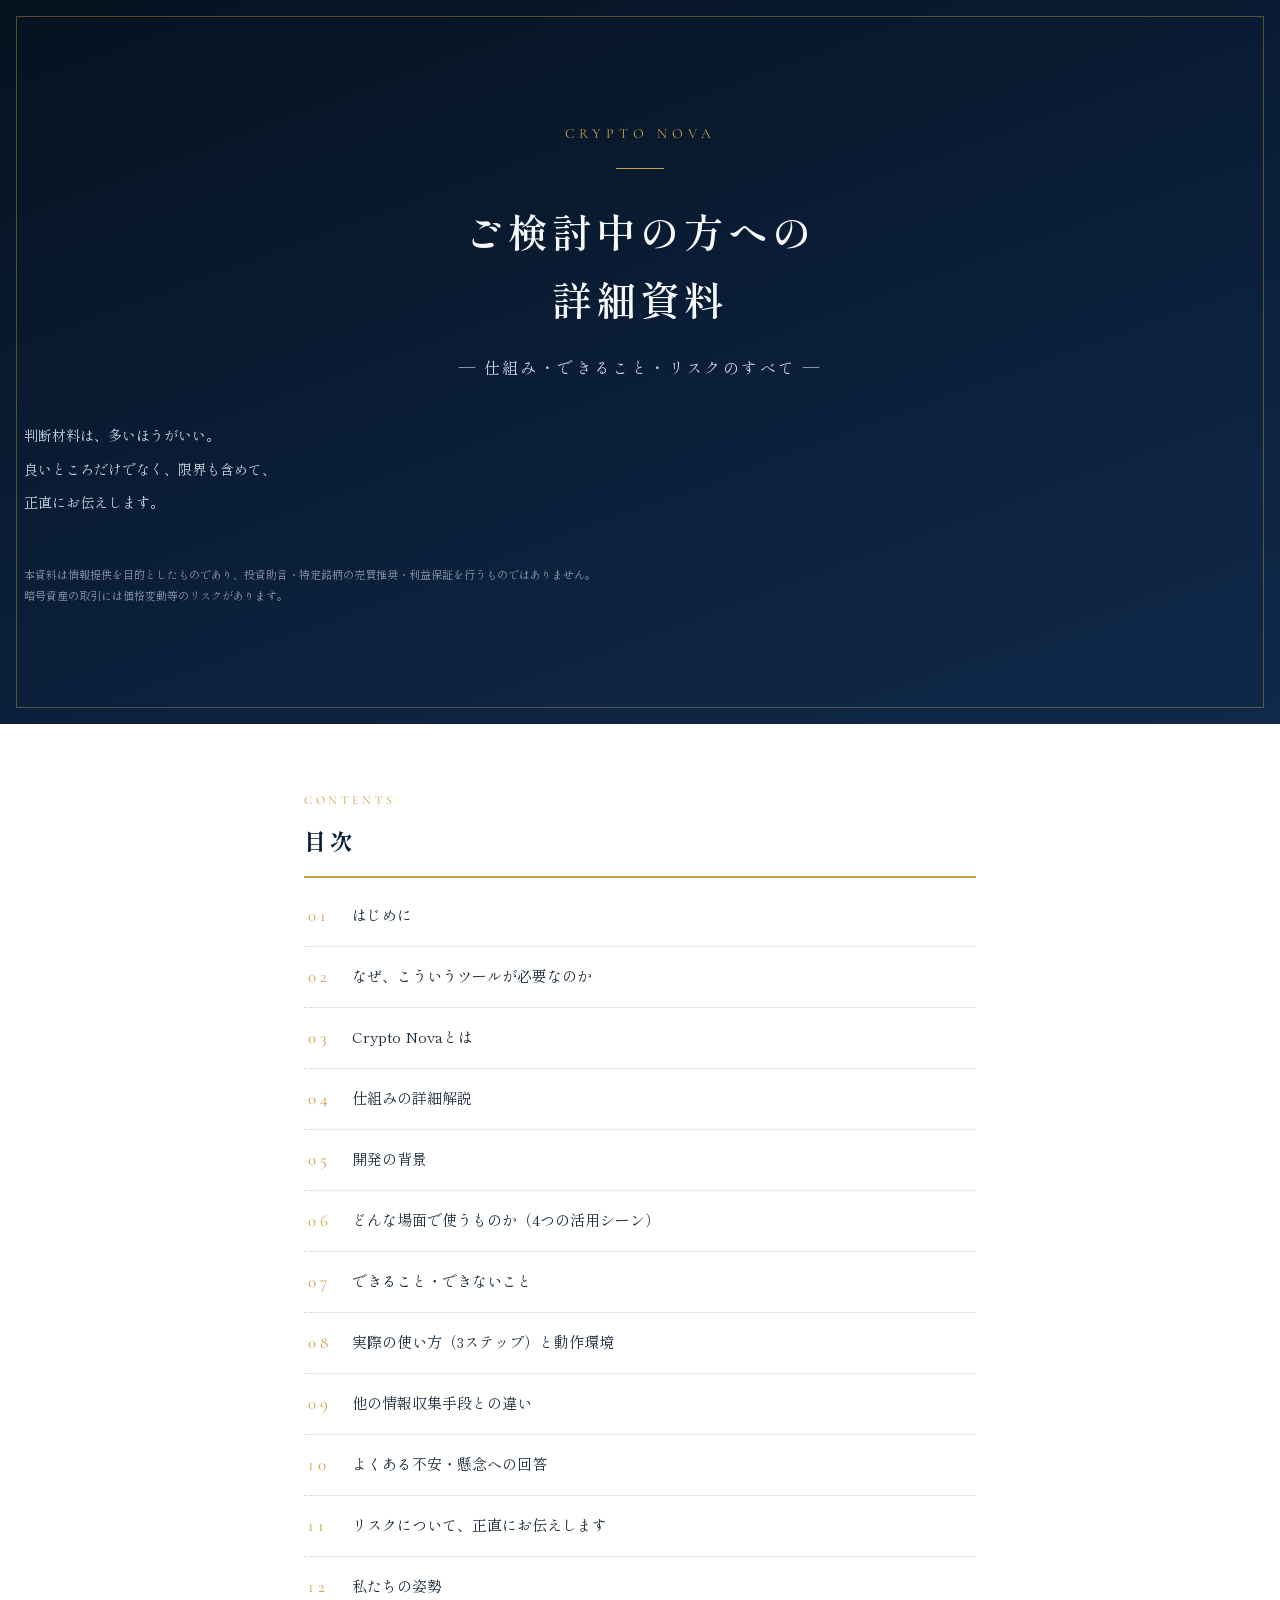
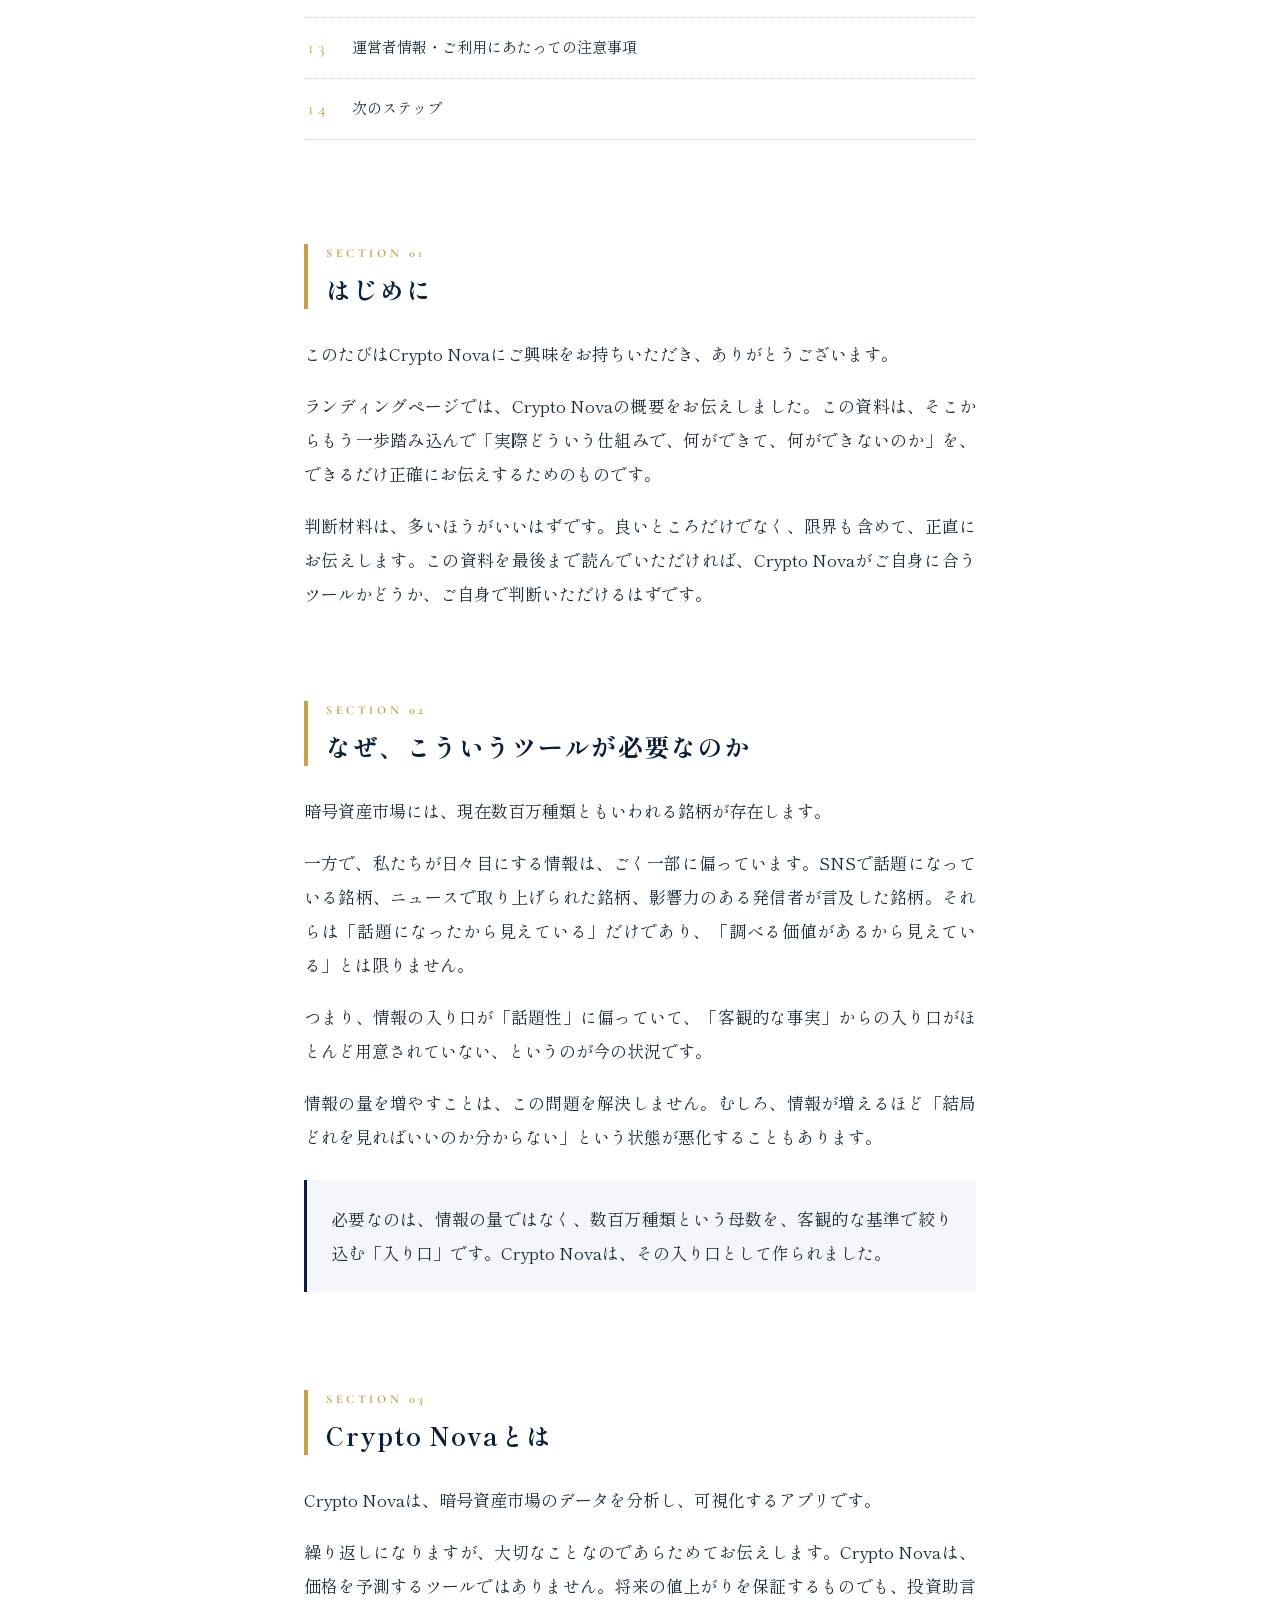
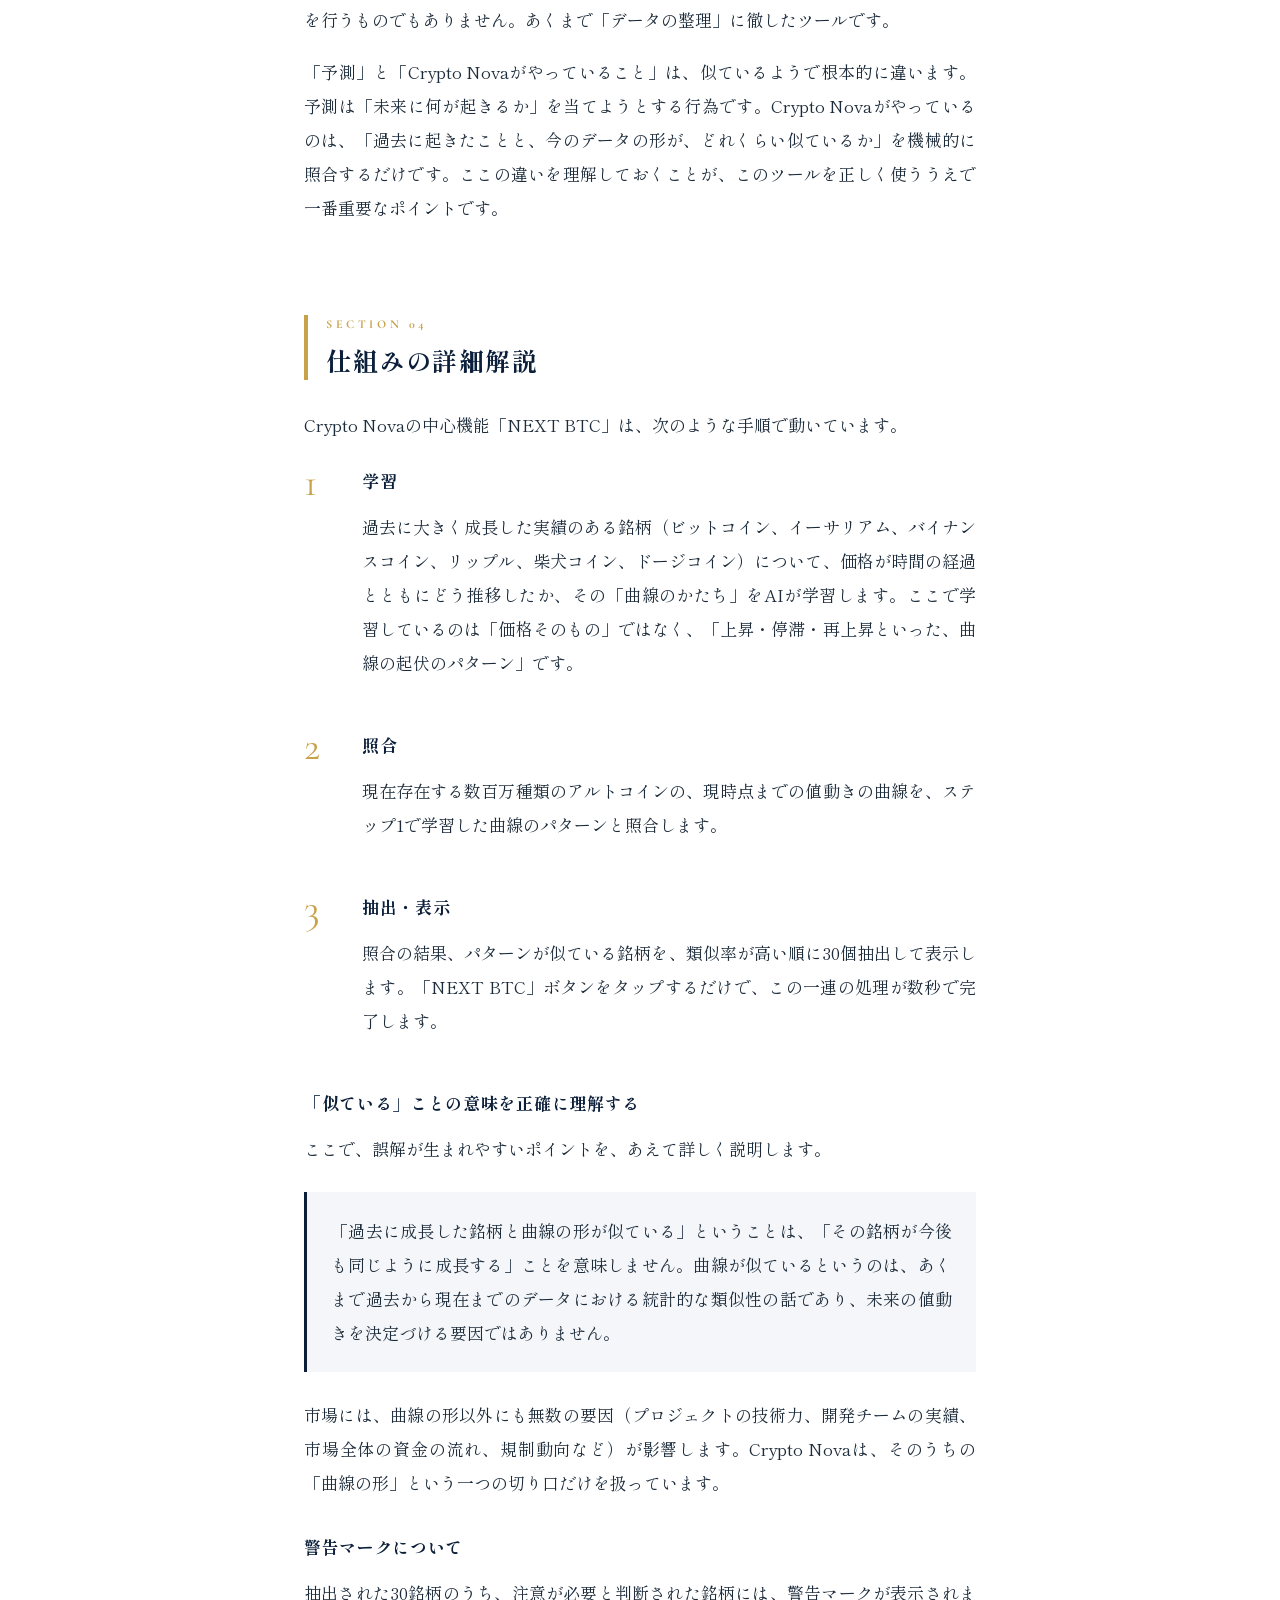
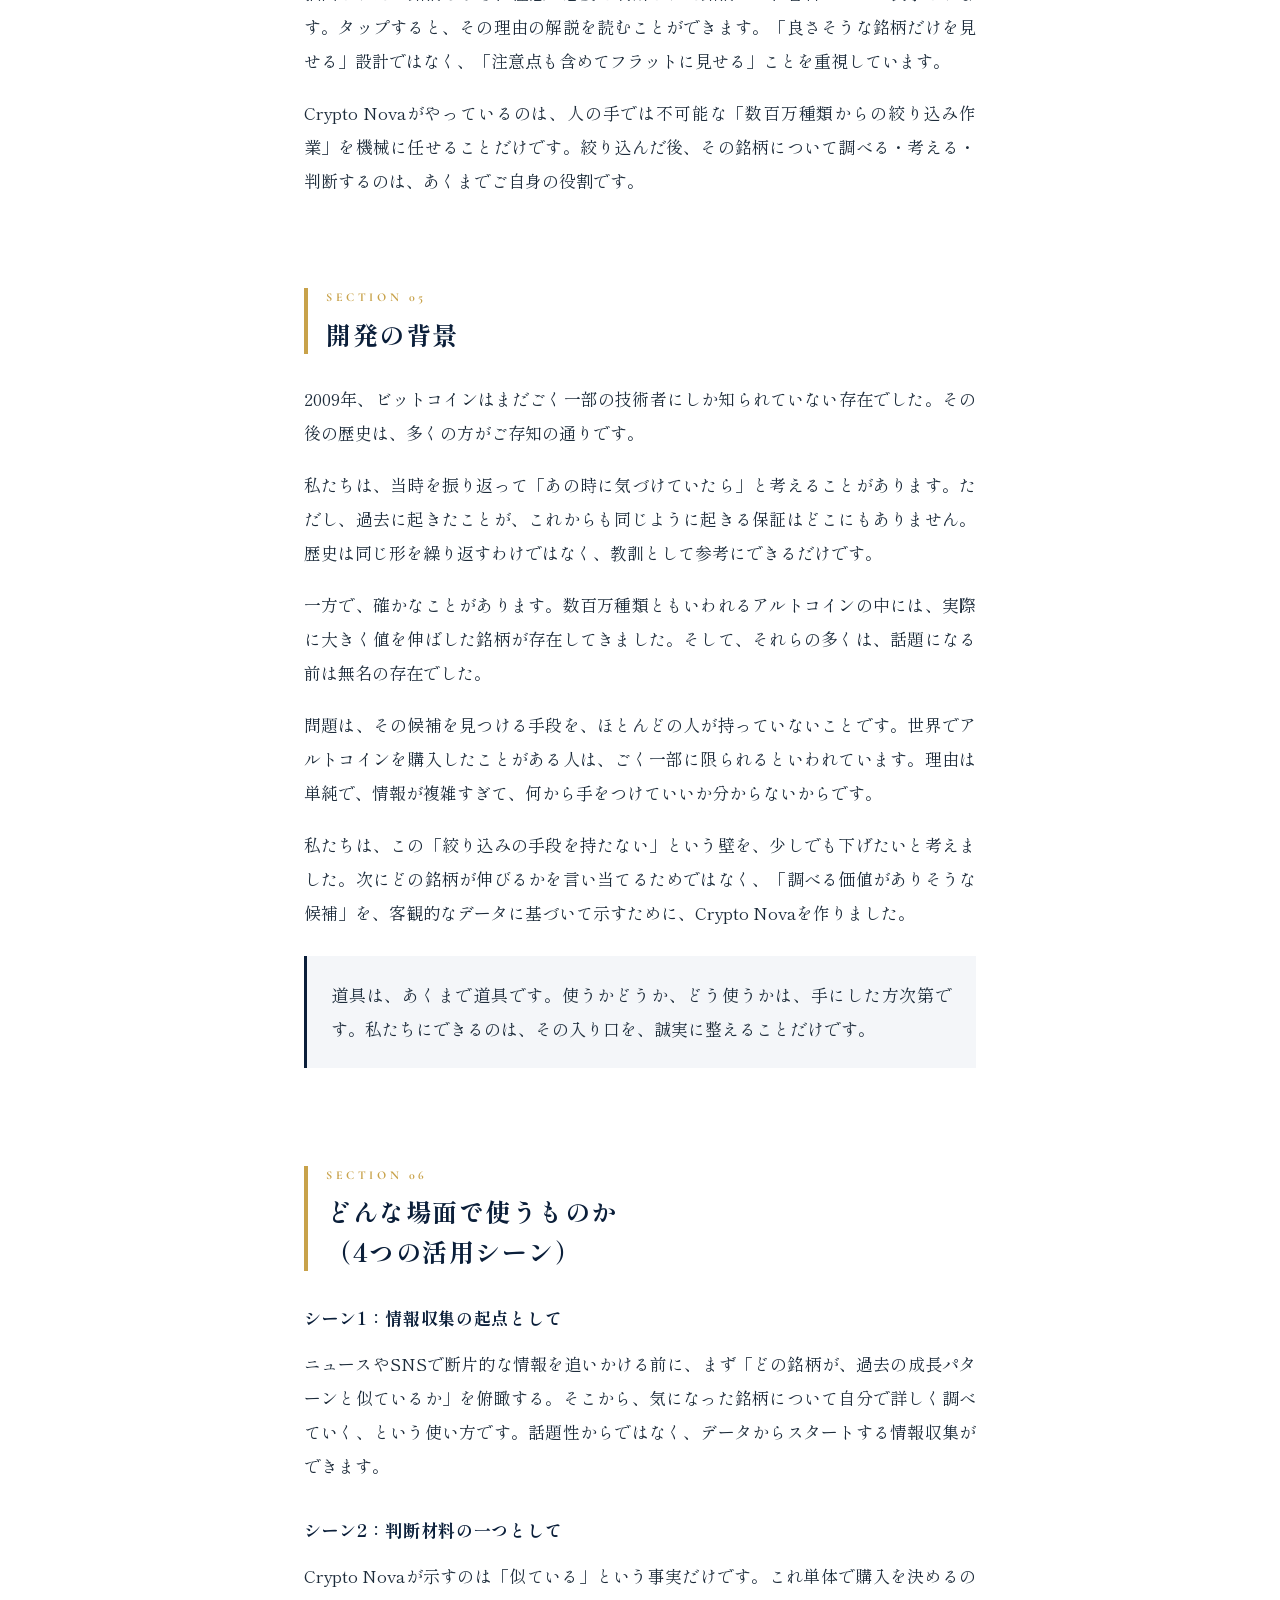
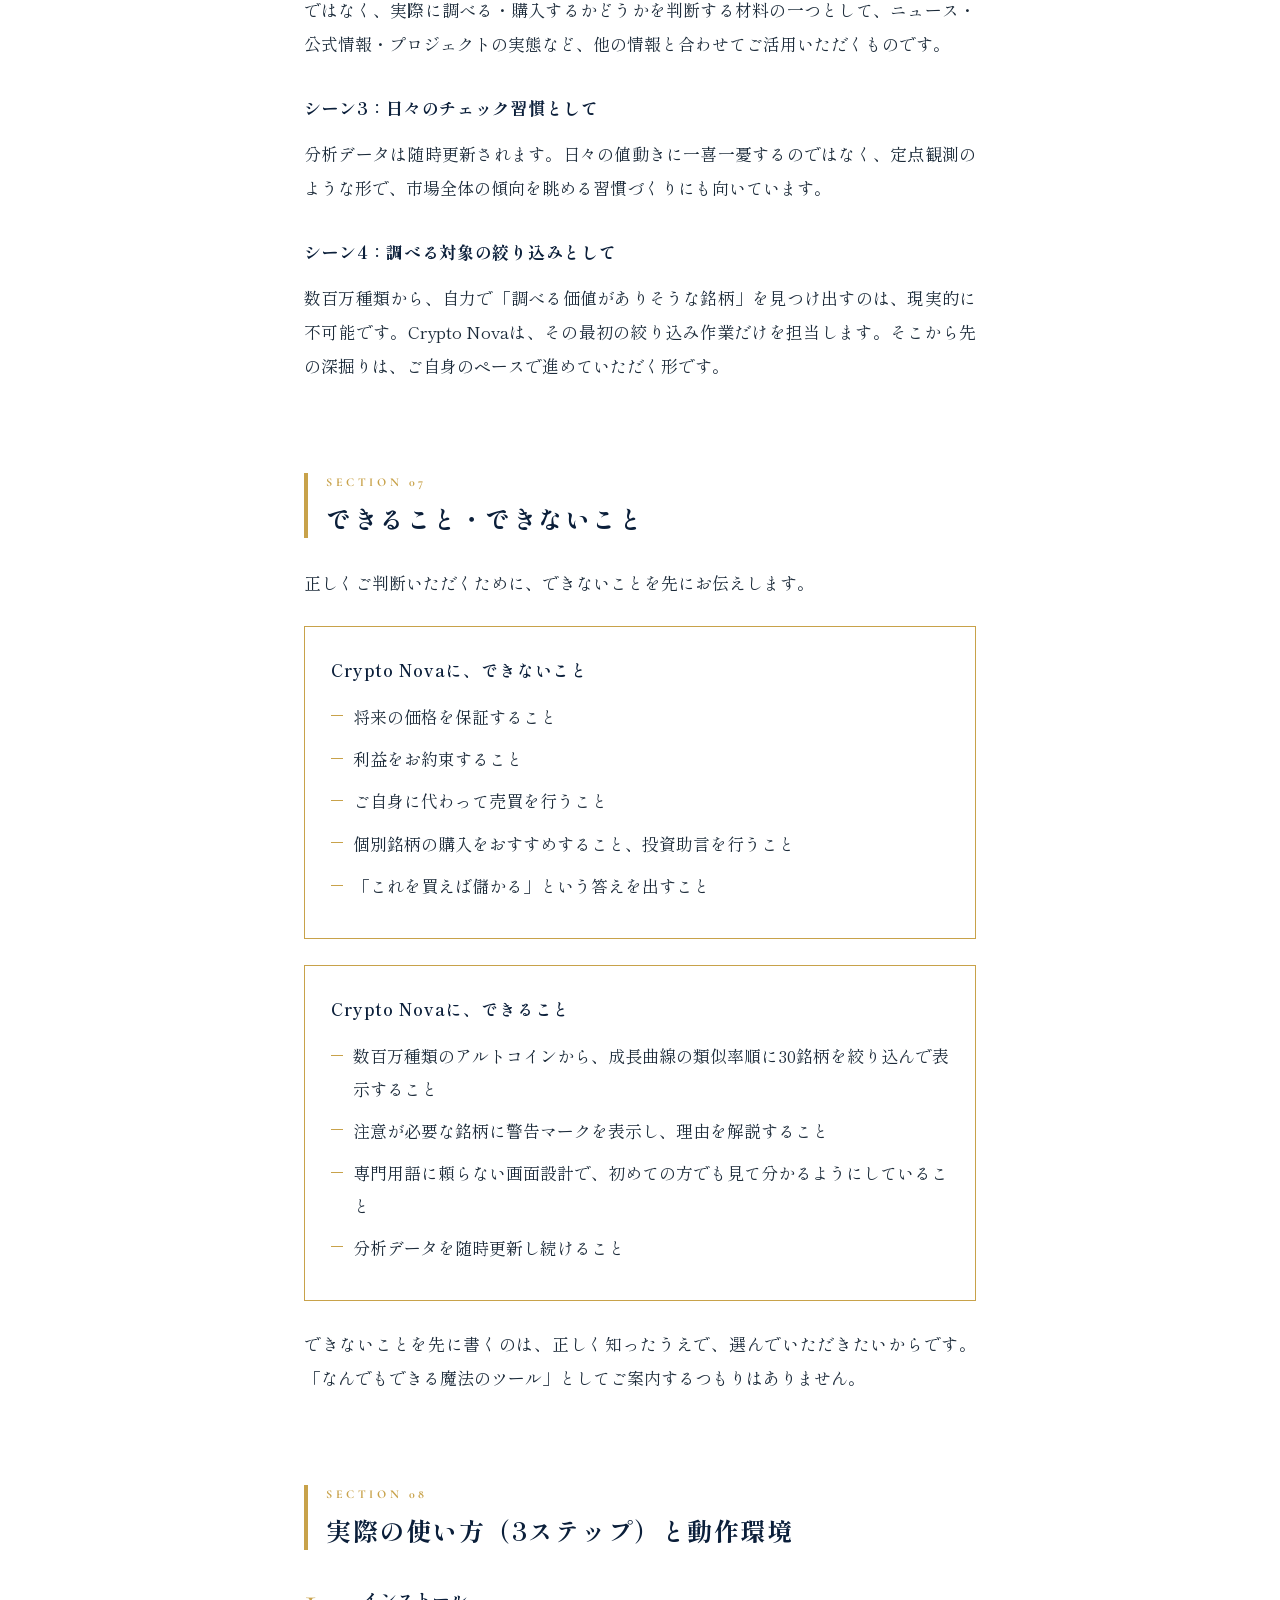
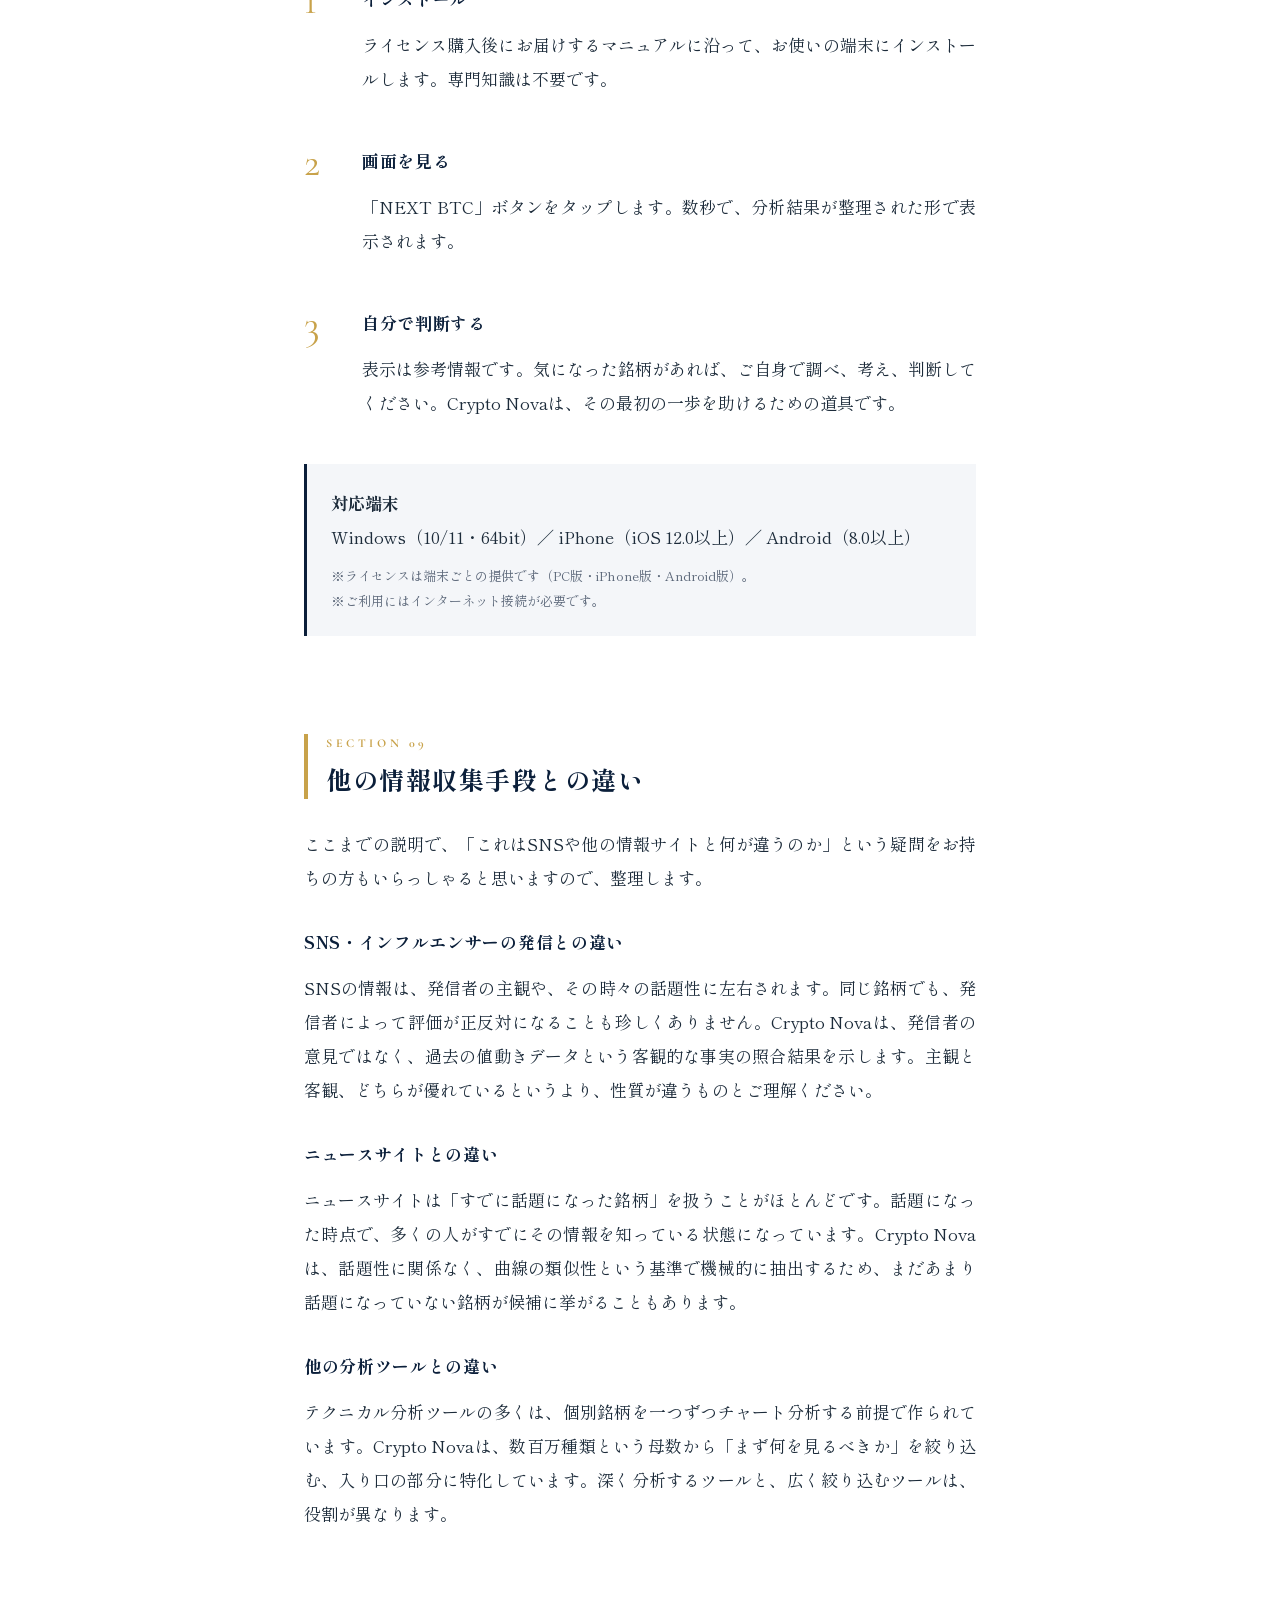
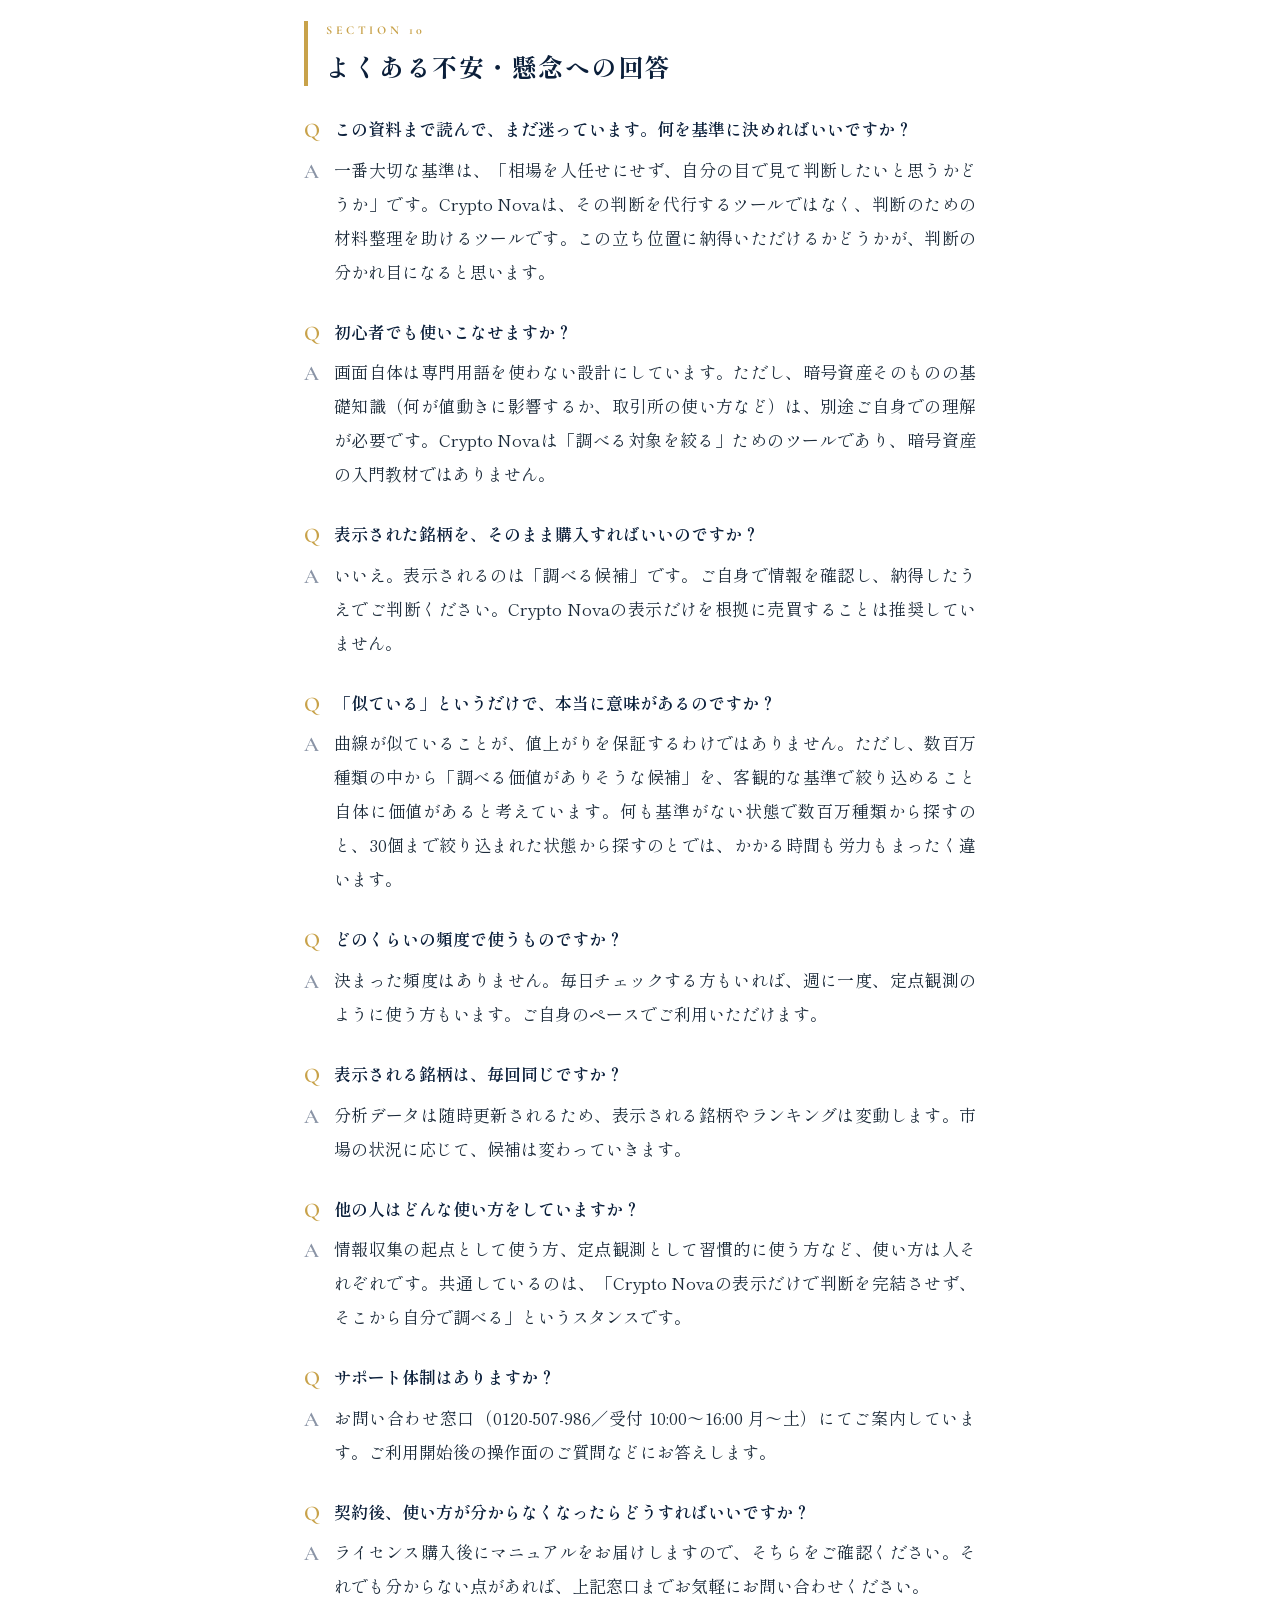
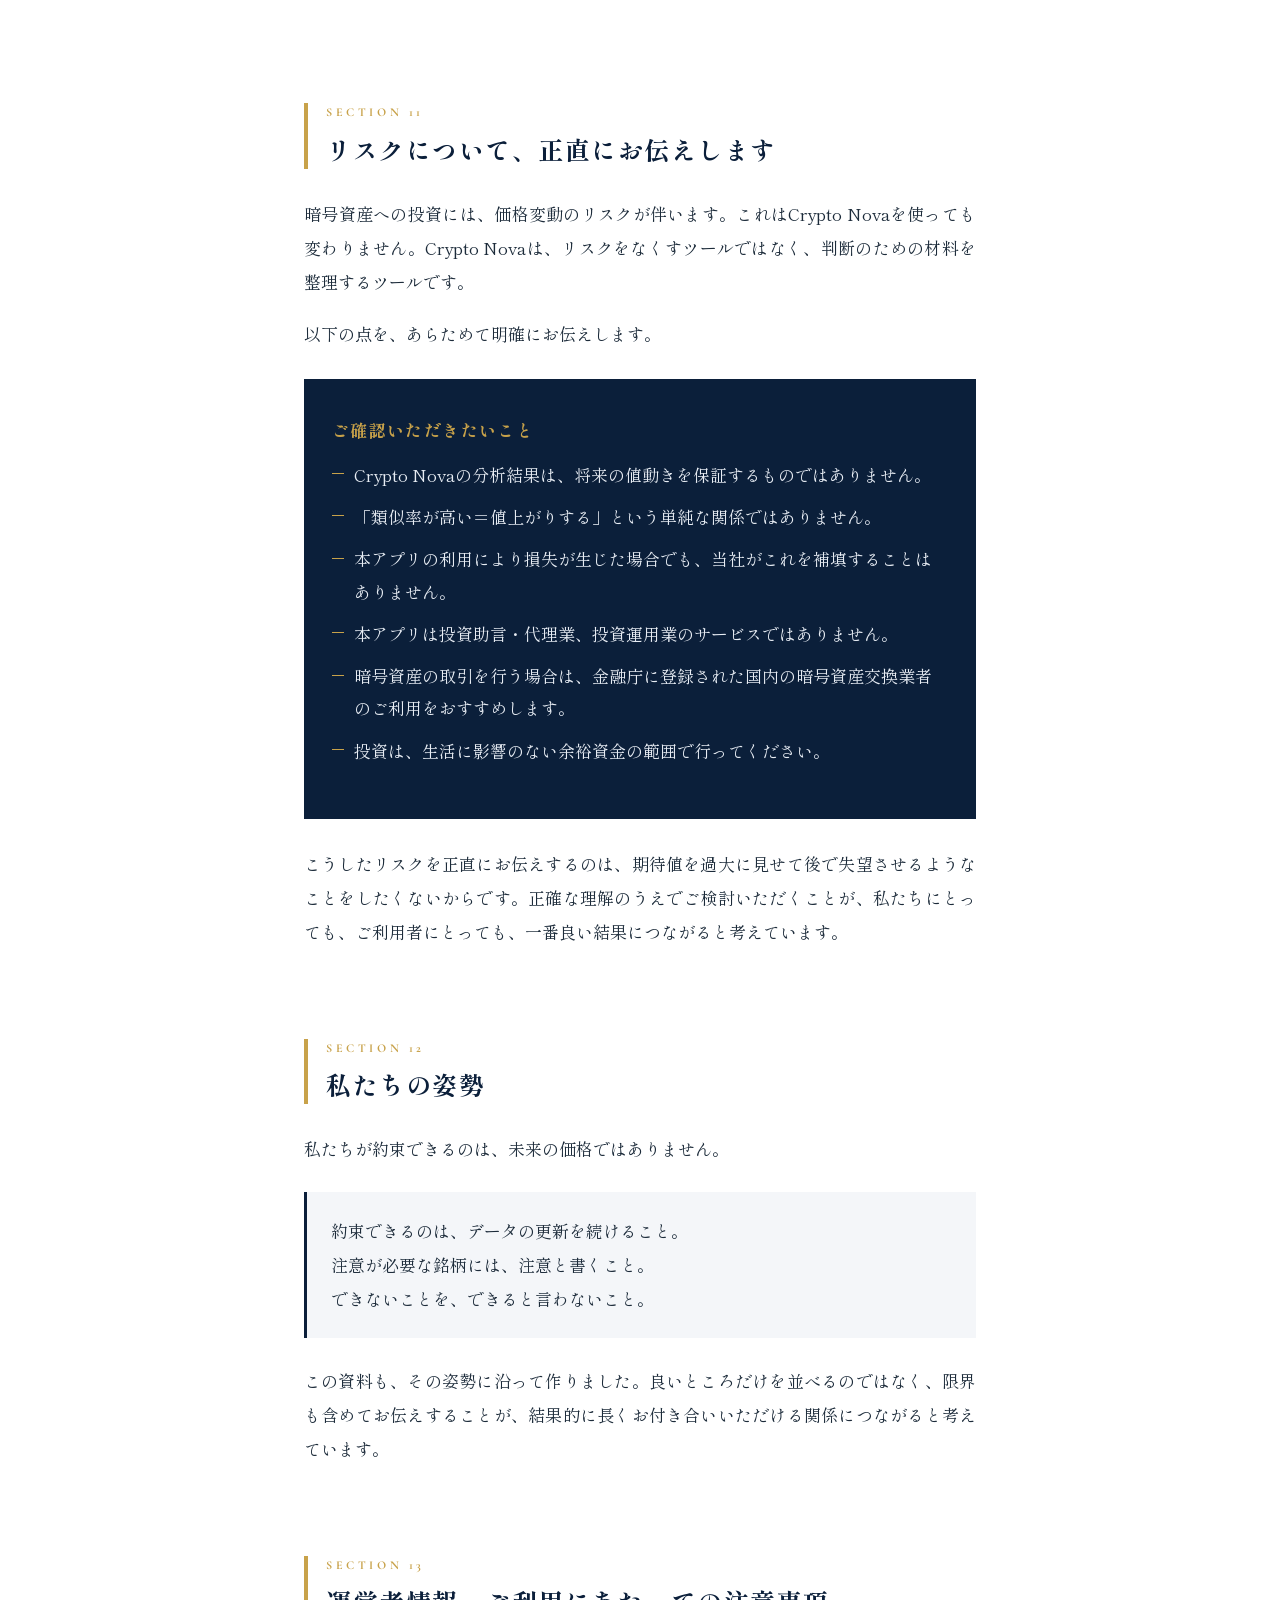
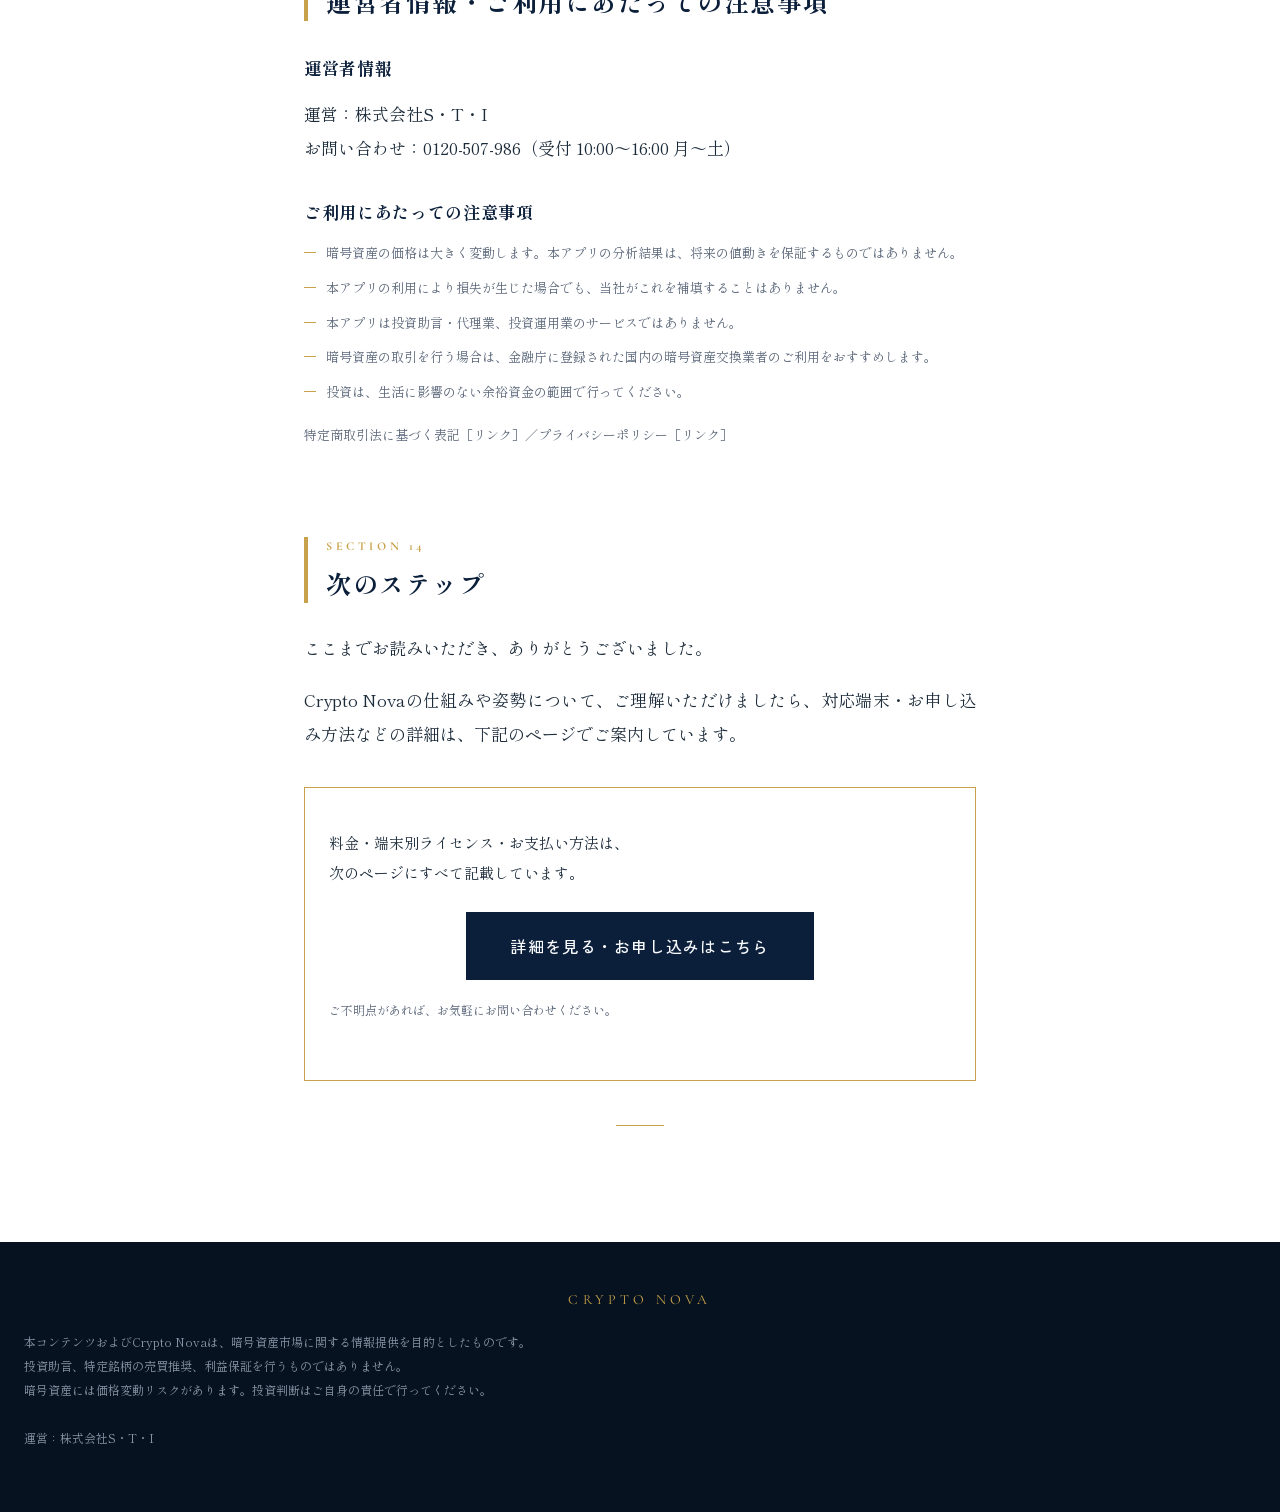
<file: cryptonova-shiryo.html>
<!DOCTYPE html>
<html lang="ja">
<head>
<meta charset="UTF-8">
<meta name="viewport" content="width=device-width, initial-scale=1.0">
<meta name="robots" content="noindex, nofollow">
<title>Crypto Nova｜ご検討中の方への詳細資料</title>
<meta name="description" content="Crypto Novaの仕組み・できること・リスクを正直にお伝えする詳細資料です。">
<link rel="preconnect" href="https://fonts.googleapis.com">
<link rel="preconnect" href="https://fonts.gstatic.com" crossorigin>
<link href="https://fonts.googleapis.com/css2?family=Shippori+Mincho:wght@400;500;600;700&family=Cormorant+Garamond:wght@500;600&family=Zen+Kaku+Gothic+New:wght@400;500;700&display=swap" rel="stylesheet">
<style>
  :root {
    --navy: #0B1F3A;
    --navy-deep: #06121F;
    --gold: #C8A24A;
    --white: #F7F9FC;
    --silver: #C9D4E3;
    --ink: #1C2B3A;
    --gray: #5A6678;
    --bg-soft: #F4F6F9;
  }

  * { margin: 0; padding: 0; box-sizing: border-box; }

  html { scroll-behavior: smooth; }

  body {
    font-family: 'Shippori Mincho', serif;
    color: var(--ink);
    background: #fff;
    font-size: 16px;
    line-height: 2;
    -webkit-font-smoothing: antialiased;
  }

  img { max-width: 100%; }

  .en {
    font-family: 'Cormorant Garamond', 'Shippori Mincho', serif;
    letter-spacing: 0.25em;
  }

  /* ===== HERO ===== */
  .hero {
    background: linear-gradient(160deg, var(--navy-deep) 0%, var(--navy) 55%, #10294a 100%);
    color: var(--white);
    padding: 88px 24px 72px;
    position: relative;
    text-align: center;
    overflow: hidden;
  }
  .hero::before {
    content: "";
    position: absolute;
    inset: 16px;
    border: 1px solid rgba(200,162,74,0.4);
    pointer-events: none;
  }
  .hero-brand {
    color: var(--gold);
    font-size: 14px;
    letter-spacing: 0.35em;
    margin-bottom: 20px;
  }
  .hero-rule {
    width: 48px; height: 1px;
    background: var(--gold);
    margin: 0 auto 28px;
  }
  .hero h1 {
    font-size: clamp(26px, 6vw, 40px);
    font-weight: 600;
    letter-spacing: 0.1em;
    line-height: 1.7;
    margin-bottom: 18px;
  }
  .hero-sub {
    color: var(--silver);
    font-size: clamp(13px, 3.4vw, 16px);
    letter-spacing: 0.15em;
    margin-bottom: 36px;
  }
  .hero-lead {
    color: var(--silver);
    font-size: 14px;
    line-height: 2.4;
  }
  .hero-note {
    margin-top: 44px;
    font-size: 11px;
    color: #8A94A6;
    line-height: 1.9;
  }

  /* ===== TOC ===== */
  .toc {
    max-width: 720px;
    margin: 0 auto;
    padding: 64px 24px 24px;
  }
  .sec-label {
    color: var(--gold);
    font-size: 12px;
    letter-spacing: 0.3em;
    margin-bottom: 6px;
  }
  .toc h2 {
    font-size: 22px;
    letter-spacing: 0.2em;
    color: var(--navy);
    border-bottom: 2px solid var(--gold);
    padding-bottom: 14px;
    margin-bottom: 8px;
  }
  .toc ol { list-style: none; }
  .toc li { border-bottom: 1px dotted var(--silver); }
  .toc a {
    display: flex;
    align-items: baseline;
    gap: 16px;
    padding: 13px 4px;
    color: var(--ink);
    text-decoration: none;
    font-size: 15px;
    transition: color .25s;
  }
  .toc a:hover { color: var(--gold); }
  .toc-num {
    font-family: 'Cormorant Garamond', serif;
    color: var(--gold);
    font-size: 17px;
    min-width: 28px;
  }

  /* ===== SECTIONS ===== */
  main {
    max-width: 720px;
    margin: 0 auto;
    padding: 24px 24px 0;
  }
  section { padding: 44px 0 12px; }

  h2.sec-title {
    font-size: clamp(20px, 5vw, 25px);
    color: var(--navy);
    letter-spacing: 0.06em;
    line-height: 1.6;
    padding-left: 18px;
    border-left: 4px solid var(--gold);
    margin-bottom: 28px;
  }
  h2.sec-title .sec-label { display: block; padding: 0; border: none; }

  h3 {
    font-size: 17px;
    color: var(--navy);
    margin: 30px 0 12px;
    letter-spacing: 0.04em;
  }

  p { margin-bottom: 18px; text-align: justify; }

  .emphasis-box {
    background: var(--bg-soft);
    border-left: 3px solid var(--navy);
    padding: 22px 24px;
    margin: 26px 0;
  }
  .emphasis-box p { margin-bottom: 10px; }
  .emphasis-box p:last-child { margin-bottom: 0; }

  .gold-box {
    border: 1px solid var(--gold);
    padding: 26px 26px 18px;
    margin: 26px 0;
  }
  .gold-box-title {
    font-size: 17px;
    font-weight: 600;
    color: var(--navy);
    margin-bottom: 14px;
    letter-spacing: 0.05em;
  }

  ul.styled { list-style: none; margin: 8px 0 18px; }
  ul.styled li {
    padding-left: 22px;
    position: relative;
    margin-bottom: 10px;
    line-height: 1.9;
  }
  ul.styled li::before {
    content: "";
    position: absolute;
    left: 0; top: 0.85em;
    width: 12px; height: 1px;
    background: var(--gold);
  }

  .step {
    display: flex;
    gap: 18px;
    margin-bottom: 26px;
  }
  .step-num {
    font-family: 'Cormorant Garamond', serif;
    font-size: 40px;
    color: var(--gold);
    line-height: 1.1;
    min-width: 40px;
  }
  .step-body h3 { margin-top: 4px; }

  .qa { margin-bottom: 28px; }
  .qa-q {
    font-weight: 600;
    color: var(--navy);
    padding-left: 30px;
    position: relative;
    margin-bottom: 8px;
    line-height: 1.8;
  }
  .qa-q::before {
    content: "Q";
    font-family: 'Cormorant Garamond', serif;
    position: absolute;
    left: 0; top: -2px;
    color: var(--gold);
    font-size: 21px;
    font-weight: 600;
  }
  .qa-a {
    padding-left: 30px;
    position: relative;
  }
  .qa-a::before {
    content: "A";
    font-family: 'Cormorant Garamond', serif;
    position: absolute;
    left: 0; top: -2px;
    color: #8A94A6;
    font-size: 21px;
    font-weight: 600;
  }
  .qa-a p { margin-bottom: 0; }

  .risk-section {
    background: var(--navy);
    color: var(--white);
    padding: 34px 28px;
    margin: 28px 0;
  }
  .risk-section h3 {
    color: var(--gold);
    margin-top: 0;
    letter-spacing: 0.08em;
  }
  .risk-section ul.styled li { color: #E8EDF4; }

  /* ===== CTA ===== */
  .cta-final {
    text-align: center;
    border: 1px solid var(--gold);
    padding: 40px 24px;
    margin: 36px 0 20px;
  }
  .cta-lead {
    font-size: 15px;
    color: var(--ink);
    margin-bottom: 24px;
  }
  .cta-btn {
    display: inline-block;
    background: var(--navy);
    color: var(--white);
    padding: 18px 44px;
    font-size: 16px;
    letter-spacing: 0.08em;
    text-decoration: none;
    transition: background .25s, transform .25s;
    font-family: 'Zen Kaku Gothic New', sans-serif;
    font-weight: 500;
  }
  .cta-btn:hover {
    background: #16345c;
    transform: translateY(-2px);
  }
  .cta-note {
    margin-top: 18px;
    font-size: 12px;
    color: var(--gray);
  }

  .fine-print {
    font-size: 13px;
    color: var(--gray);
    line-height: 1.9;
  }

  .divider {
    width: 48px; height: 1px;
    background: var(--gold);
    margin: 44px auto;
  }

  /* ===== FOOTER ===== */
  footer {
    background: var(--navy-deep);
    color: #8A94A6;
    text-align: center;
    padding: 44px 24px;
    font-size: 12px;
    line-height: 2;
    margin-top: 56px;
  }
  footer .footer-brand {
    color: var(--gold);
    font-size: 14px;
    letter-spacing: 0.3em;
    margin-bottom: 16px;
  }

  /* ===== FADE-IN ===== */
  .fade {
    opacity: 0;
    transform: translateY(14px);
    transition: opacity .8s ease, transform .8s ease;
  }
  .fade.visible { opacity: 1; transform: none; }
  @media (prefers-reduced-motion: reduce) {
    .fade { opacity: 1; transform: none; transition: none; }
    html { scroll-behavior: auto; }
  }

  /* ===== PC ===== */
  @media (min-width: 768px) {
    body { font-size: 17px; }
    .hero { padding: 120px 24px 100px; }
    section { padding: 56px 0 16px; }
  }
</style>
</head>
<body>

<!-- ============ HERO ============ -->
<header class="hero">
  <div class="hero-brand en">CRYPTO&nbsp;NOVA</div>
  <div class="hero-rule"></div>
  <h1>ご検討中の方への<br>詳細資料</h1>
  <div class="hero-sub">— 仕組み・できること・リスクのすべて —</div>
  <p class="hero-lead">
    判断材料は、多いほうがいい。<br>
    良いところだけでなく、限界も含めて、<br>
    正直にお伝えします。
  </p>
  <p class="hero-note">
    本資料は情報提供を目的としたものであり、投資助言・特定銘柄の売買推奨・利益保証を行うものではありません。<br>
    暗号資産の取引には価格変動等のリスクがあります。
  </p>
</header>

<!-- ============ TOC ============ -->
<nav class="toc fade">
  <div class="sec-label en">CONTENTS</div>
  <h2>目次</h2>
  <ol>
    <li><a href="#s01"><span class="toc-num en">01</span>はじめに</a></li>
    <li><a href="#s02"><span class="toc-num en">02</span>なぜ、こういうツールが必要なのか</a></li>
    <li><a href="#s03"><span class="toc-num en">03</span>Crypto Novaとは</a></li>
    <li><a href="#s04"><span class="toc-num en">04</span>仕組みの詳細解説</a></li>
    <li><a href="#s05"><span class="toc-num en">05</span>開発の背景</a></li>
    <li><a href="#s06"><span class="toc-num en">06</span>どんな場面で使うものか（4つの活用シーン）</a></li>
    <li><a href="#s07"><span class="toc-num en">07</span>できること・できないこと</a></li>
    <li><a href="#s08"><span class="toc-num en">08</span>実際の使い方（3ステップ）と動作環境</a></li>
    <li><a href="#s09"><span class="toc-num en">09</span>他の情報収集手段との違い</a></li>
    <li><a href="#s10"><span class="toc-num en">10</span>よくある不安・懸念への回答</a></li>
    <li><a href="#s11"><span class="toc-num en">11</span>リスクについて、正直にお伝えします</a></li>
    <li><a href="#s12"><span class="toc-num en">12</span>私たちの姿勢</a></li>
    <li><a href="#s13"><span class="toc-num en">13</span>運営者情報・ご利用にあたっての注意事項</a></li>
    <li><a href="#s14"><span class="toc-num en">14</span>次のステップ</a></li>
  </ol>
</nav>

<main>

<!-- ============ 01 ============ -->
<section id="s01" class="fade">
  <h2 class="sec-title"><span class="sec-label en">SECTION 01</span>はじめに</h2>
  <p>このたびはCrypto Novaにご興味をお持ちいただき、ありがとうございます。</p>
  <p>ランディングページでは、Crypto Novaの概要をお伝えしました。この資料は、そこからもう一歩踏み込んで「実際どういう仕組みで、何ができて、何ができないのか」を、できるだけ正確にお伝えするためのものです。</p>
  <p>判断材料は、多いほうがいいはずです。良いところだけでなく、限界も含めて、正直にお伝えします。この資料を最後まで読んでいただければ、Crypto Novaがご自身に合うツールかどうか、ご自身で判断いただけるはずです。</p>
</section>

<!-- ============ 02 ============ -->
<section id="s02" class="fade">
  <h2 class="sec-title"><span class="sec-label en">SECTION 02</span>なぜ、こういうツールが必要なのか</h2>
  <p>暗号資産市場には、現在数百万種類ともいわれる銘柄が存在します。</p>
  <p>一方で、私たちが日々目にする情報は、ごく一部に偏っています。SNSで話題になっている銘柄、ニュースで取り上げられた銘柄、影響力のある発信者が言及した銘柄。それらは「話題になったから見えている」だけであり、「調べる価値があるから見えている」とは限りません。</p>
  <p>つまり、情報の入り口が「話題性」に偏っていて、「客観的な事実」からの入り口がほとんど用意されていない、というのが今の状況です。</p>
  <p>情報の量を増やすことは、この問題を解決しません。むしろ、情報が増えるほど「結局どれを見ればいいのか分からない」という状態が悪化することもあります。</p>
  <div class="emphasis-box">
    <p>必要なのは、情報の量ではなく、数百万種類という母数を、客観的な基準で絞り込む「入り口」です。Crypto Novaは、その入り口として作られました。</p>
  </div>
</section>

<!-- ============ 03 ============ -->
<section id="s03" class="fade">
  <h2 class="sec-title"><span class="sec-label en">SECTION 03</span>Crypto Novaとは</h2>
  <p>Crypto Novaは、暗号資産市場のデータを分析し、可視化するアプリです。</p>
  <p>繰り返しになりますが、大切なことなのであらためてお伝えします。Crypto Novaは、価格を予測するツールではありません。将来の値上がりを保証するものでも、投資助言を行うものでもありません。あくまで「データの整理」に徹したツールです。</p>
  <p>「予測」と「Crypto Novaがやっていること」は、似ているようで根本的に違います。予測は「未来に何が起きるか」を当てようとする行為です。Crypto Novaがやっているのは、「過去に起きたことと、今のデータの形が、どれくらい似ているか」を機械的に照合するだけです。ここの違いを理解しておくことが、このツールを正しく使ううえで一番重要なポイントです。</p>
</section>

<!-- ============ 04 ============ -->
<section id="s04" class="fade">
  <h2 class="sec-title"><span class="sec-label en">SECTION 04</span>仕組みの詳細解説</h2>
  <p>Crypto Novaの中心機能「NEXT BTC」は、次のような手順で動いています。</p>

  <div class="step">
    <div class="step-num en">1</div>
    <div class="step-body">
      <h3>学習</h3>
      <p>過去に大きく成長した実績のある銘柄（ビットコイン、イーサリアム、バイナンスコイン、リップル、柴犬コイン、ドージコイン）について、価格が時間の経過とともにどう推移したか、その「曲線のかたち」をAIが学習します。ここで学習しているのは「価格そのもの」ではなく、「上昇・停滞・再上昇といった、曲線の起伏のパターン」です。</p>
    </div>
  </div>

  <div class="step">
    <div class="step-num en">2</div>
    <div class="step-body">
      <h3>照合</h3>
      <p>現在存在する数百万種類のアルトコインの、現時点までの値動きの曲線を、ステップ1で学習した曲線のパターンと照合します。</p>
    </div>
  </div>

  <div class="step">
    <div class="step-num en">3</div>
    <div class="step-body">
      <h3>抽出・表示</h3>
      <p>照合の結果、パターンが似ている銘柄を、類似率が高い順に30個抽出して表示します。「NEXT BTC」ボタンをタップするだけで、この一連の処理が数秒で完了します。</p>
    </div>
  </div>

  <h3>「似ている」ことの意味を正確に理解する</h3>
  <p>ここで、誤解が生まれやすいポイントを、あえて詳しく説明します。</p>
  <div class="emphasis-box">
    <p>「過去に成長した銘柄と曲線の形が似ている」ということは、「その銘柄が今後も同じように成長する」ことを意味しません。曲線が似ているというのは、あくまで過去から現在までのデータにおける統計的な類似性の話であり、未来の値動きを決定づける要因ではありません。</p>
  </div>
  <p>市場には、曲線の形以外にも無数の要因（プロジェクトの技術力、開発チームの実績、市場全体の資金の流れ、規制動向など）が影響します。Crypto Novaは、そのうちの「曲線の形」という一つの切り口だけを扱っています。</p>

  <h3>警告マークについて</h3>
  <p>抽出された30銘柄のうち、注意が必要と判断された銘柄には、警告マークが表示されます。タップすると、その理由の解説を読むことができます。「良さそうな銘柄だけを見せる」設計ではなく、「注意点も含めてフラットに見せる」ことを重視しています。</p>
  <p>Crypto Novaがやっているのは、人の手では不可能な「数百万種類からの絞り込み作業」を機械に任せることだけです。絞り込んだ後、その銘柄について調べる・考える・判断するのは、あくまでご自身の役割です。</p>
</section>

<!-- ============ 05 ============ -->
<section id="s05" class="fade">
  <h2 class="sec-title"><span class="sec-label en">SECTION 05</span>開発の背景</h2>
  <p>2009年、ビットコインはまだごく一部の技術者にしか知られていない存在でした。その後の歴史は、多くの方がご存知の通りです。</p>
  <p>私たちは、当時を振り返って「あの時に気づけていたら」と考えることがあります。ただし、過去に起きたことが、これからも同じように起きる保証はどこにもありません。歴史は同じ形を繰り返すわけではなく、教訓として参考にできるだけです。</p>
  <p>一方で、確かなことがあります。数百万種類ともいわれるアルトコインの中には、実際に大きく値を伸ばした銘柄が存在してきました。そして、それらの多くは、話題になる前は無名の存在でした。</p>
  <p>問題は、その候補を見つける手段を、ほとんどの人が持っていないことです。世界でアルトコインを購入したことがある人は、ごく一部に限られるといわれています。理由は単純で、情報が複雑すぎて、何から手をつけていいか分からないからです。</p>
  <p>私たちは、この「絞り込みの手段を持たない」という壁を、少しでも下げたいと考えました。次にどの銘柄が伸びるかを言い当てるためではなく、「調べる価値がありそうな候補」を、客観的なデータに基づいて示すために、Crypto Novaを作りました。</p>
  <div class="emphasis-box">
    <p>道具は、あくまで道具です。使うかどうか、どう使うかは、手にした方次第です。私たちにできるのは、その入り口を、誠実に整えることだけです。</p>
  </div>
</section>

<!-- ============ 06 ============ -->
<section id="s06" class="fade">
  <h2 class="sec-title"><span class="sec-label en">SECTION 06</span>どんな場面で使うものか<br>（4つの活用シーン）</h2>

  <h3>シーン1：情報収集の起点として</h3>
  <p>ニュースやSNSで断片的な情報を追いかける前に、まず「どの銘柄が、過去の成長パターンと似ているか」を俯瞰する。そこから、気になった銘柄について自分で詳しく調べていく、という使い方です。話題性からではなく、データからスタートする情報収集ができます。</p>

  <h3>シーン2：判断材料の一つとして</h3>
  <p>Crypto Novaが示すのは「似ている」という事実だけです。これ単体で購入を決めるのではなく、実際に調べる・購入するかどうかを判断する材料の一つとして、ニュース・公式情報・プロジェクトの実態など、他の情報と合わせてご活用いただくものです。</p>

  <h3>シーン3：日々のチェック習慣として</h3>
  <p>分析データは随時更新されます。日々の値動きに一喜一憂するのではなく、定点観測のような形で、市場全体の傾向を眺める習慣づくりにも向いています。</p>

  <h3>シーン4：調べる対象の絞り込みとして</h3>
  <p>数百万種類から、自力で「調べる価値がありそうな銘柄」を見つけ出すのは、現実的に不可能です。Crypto Novaは、その最初の絞り込み作業だけを担当します。そこから先の深掘りは、ご自身のペースで進めていただく形です。</p>
</section>

<!-- ============ 07 ============ -->
<section id="s07" class="fade">
  <h2 class="sec-title"><span class="sec-label en">SECTION 07</span>できること・できないこと</h2>
  <p>正しくご判断いただくために、できないことを先にお伝えします。</p>

  <div class="gold-box">
    <div class="gold-box-title">Crypto Novaに、できないこと</div>
    <ul class="styled">
      <li>将来の価格を保証すること</li>
      <li>利益をお約束すること</li>
      <li>ご自身に代わって売買を行うこと</li>
      <li>個別銘柄の購入をおすすめすること、投資助言を行うこと</li>
      <li>「これを買えば儲かる」という答えを出すこと</li>
    </ul>
  </div>

  <div class="gold-box">
    <div class="gold-box-title">Crypto Novaに、できること</div>
    <ul class="styled">
      <li>数百万種類のアルトコインから、成長曲線の類似率順に30銘柄を絞り込んで表示すること</li>
      <li>注意が必要な銘柄に警告マークを表示し、理由を解説すること</li>
      <li>専門用語に頼らない画面設計で、初めての方でも見て分かるようにしていること</li>
      <li>分析データを随時更新し続けること</li>
    </ul>
  </div>

  <p>できないことを先に書くのは、正しく知ったうえで、選んでいただきたいからです。「なんでもできる魔法のツール」としてご案内するつもりはありません。</p>
</section>

<!-- ============ 08 ============ -->
<section id="s08" class="fade">
  <h2 class="sec-title"><span class="sec-label en">SECTION 08</span>実際の使い方（3ステップ）と動作環境</h2>

  <div class="step">
    <div class="step-num en">1</div>
    <div class="step-body">
      <h3>インストール</h3>
      <p>ライセンス購入後にお届けするマニュアルに沿って、お使いの端末にインストールします。専門知識は不要です。</p>
    </div>
  </div>

  <div class="step">
    <div class="step-num en">2</div>
    <div class="step-body">
      <h3>画面を見る</h3>
      <p>「NEXT BTC」ボタンをタップします。数秒で、分析結果が整理された形で表示されます。</p>
    </div>
  </div>

  <div class="step">
    <div class="step-num en">3</div>
    <div class="step-body">
      <h3>自分で判断する</h3>
      <p>表示は参考情報です。気になった銘柄があれば、ご自身で調べ、考え、判断してください。Crypto Novaは、その最初の一歩を助けるための道具です。</p>
    </div>
  </div>

  <div class="emphasis-box">
    <p><strong>対応端末</strong><br>Windows（10/11・64bit）／ iPhone（iOS 12.0以上）／ Android（8.0以上）</p>
    <p class="fine-print">※ライセンスは端末ごとの提供です（PC版・iPhone版・Android版）。<br>※ご利用にはインターネット接続が必要です。</p>
  </div>
</section>

<!-- ============ 09 ============ -->
<section id="s09" class="fade">
  <h2 class="sec-title"><span class="sec-label en">SECTION 09</span>他の情報収集手段との違い</h2>
  <p>ここまでの説明で、「これはSNSや他の情報サイトと何が違うのか」という疑問をお持ちの方もいらっしゃると思いますので、整理します。</p>

  <h3>SNS・インフルエンサーの発信との違い</h3>
  <p>SNSの情報は、発信者の主観や、その時々の話題性に左右されます。同じ銘柄でも、発信者によって評価が正反対になることも珍しくありません。Crypto Novaは、発信者の意見ではなく、過去の値動きデータという客観的な事実の照合結果を示します。主観と客観、どちらが優れているというより、性質が違うものとご理解ください。</p>

  <h3>ニュースサイトとの違い</h3>
  <p>ニュースサイトは「すでに話題になった銘柄」を扱うことがほとんどです。話題になった時点で、多くの人がすでにその情報を知っている状態になっています。Crypto Novaは、話題性に関係なく、曲線の類似性という基準で機械的に抽出するため、まだあまり話題になっていない銘柄が候補に挙がることもあります。</p>

  <h3>他の分析ツールとの違い</h3>
  <p>テクニカル分析ツールの多くは、個別銘柄を一つずつチャート分析する前提で作られています。Crypto Novaは、数百万種類という母数から「まず何を見るべきか」を絞り込む、入り口の部分に特化しています。深く分析するツールと、広く絞り込むツールは、役割が異なります。</p>
</section>

<!-- ============ 10 ============ -->
<section id="s10" class="fade">
  <h2 class="sec-title"><span class="sec-label en">SECTION 10</span>よくある不安・懸念への回答</h2>

  <div class="qa">
    <div class="qa-q">この資料まで読んで、まだ迷っています。何を基準に決めればいいですか？</div>
    <div class="qa-a"><p>一番大切な基準は、「相場を人任せにせず、自分の目で見て判断したいと思うかどうか」です。Crypto Novaは、その判断を代行するツールではなく、判断のための材料整理を助けるツールです。この立ち位置に納得いただけるかどうかが、判断の分かれ目になると思います。</p></div>
  </div>

  <div class="qa">
    <div class="qa-q">初心者でも使いこなせますか？</div>
    <div class="qa-a"><p>画面自体は専門用語を使わない設計にしています。ただし、暗号資産そのものの基礎知識（何が値動きに影響するか、取引所の使い方など）は、別途ご自身での理解が必要です。Crypto Novaは「調べる対象を絞る」ためのツールであり、暗号資産の入門教材ではありません。</p></div>
  </div>

  <div class="qa">
    <div class="qa-q">表示された銘柄を、そのまま購入すればいいのですか？</div>
    <div class="qa-a"><p>いいえ。表示されるのは「調べる候補」です。ご自身で情報を確認し、納得したうえでご判断ください。Crypto Novaの表示だけを根拠に売買することは推奨していません。</p></div>
  </div>

  <div class="qa">
    <div class="qa-q">「似ている」というだけで、本当に意味があるのですか？</div>
    <div class="qa-a"><p>曲線が似ていることが、値上がりを保証するわけではありません。ただし、数百万種類の中から「調べる価値がありそうな候補」を、客観的な基準で絞り込めること自体に価値があると考えています。何も基準がない状態で数百万種類から探すのと、30個まで絞り込まれた状態から探すのとでは、かかる時間も労力もまったく違います。</p></div>
  </div>

  <div class="qa">
    <div class="qa-q">どのくらいの頻度で使うものですか？</div>
    <div class="qa-a"><p>決まった頻度はありません。毎日チェックする方もいれば、週に一度、定点観測のように使う方もいます。ご自身のペースでご利用いただけます。</p></div>
  </div>

  <div class="qa">
    <div class="qa-q">表示される銘柄は、毎回同じですか？</div>
    <div class="qa-a"><p>分析データは随時更新されるため、表示される銘柄やランキングは変動します。市場の状況に応じて、候補は変わっていきます。</p></div>
  </div>

  <div class="qa">
    <div class="qa-q">他の人はどんな使い方をしていますか？</div>
    <div class="qa-a"><p>情報収集の起点として使う方、定点観測として習慣的に使う方など、使い方は人それぞれです。共通しているのは、「Crypto Novaの表示だけで判断を完結させず、そこから自分で調べる」というスタンスです。</p></div>
  </div>

  <div class="qa">
    <div class="qa-q">サポート体制はありますか？</div>
    <div class="qa-a"><p>お問い合わせ窓口（0120-507-986／受付 10:00〜16:00 月〜土）にてご案内しています。ご利用開始後の操作面のご質問などにお答えします。</p></div>
  </div>

  <div class="qa">
    <div class="qa-q">契約後、使い方が分からなくなったらどうすればいいですか？</div>
    <div class="qa-a"><p>ライセンス購入後にマニュアルをお届けしますので、そちらをご確認ください。それでも分からない点があれば、上記窓口までお気軽にお問い合わせください。</p></div>
  </div>
</section>

<!-- ============ 11 ============ -->
<section id="s11" class="fade">
  <h2 class="sec-title"><span class="sec-label en">SECTION 11</span>リスクについて、正直にお伝えします</h2>
  <p>暗号資産への投資には、価格変動のリスクが伴います。これはCrypto Novaを使っても変わりません。Crypto Novaは、リスクをなくすツールではなく、判断のための材料を整理するツールです。</p>
  <p>以下の点を、あらためて明確にお伝えします。</p>

  <div class="risk-section">
    <h3>ご確認いただきたいこと</h3>
    <ul class="styled">
      <li>Crypto Novaの分析結果は、将来の値動きを保証するものではありません。</li>
      <li>「類似率が高い＝値上がりする」という単純な関係ではありません。</li>
      <li>本アプリの利用により損失が生じた場合でも、当社がこれを補填することはありません。</li>
      <li>本アプリは投資助言・代理業、投資運用業のサービスではありません。</li>
      <li>暗号資産の取引を行う場合は、金融庁に登録された国内の暗号資産交換業者のご利用をおすすめします。</li>
      <li>投資は、生活に影響のない余裕資金の範囲で行ってください。</li>
    </ul>
  </div>

  <p>こうしたリスクを正直にお伝えするのは、期待値を過大に見せて後で失望させるようなことをしたくないからです。正確な理解のうえでご検討いただくことが、私たちにとっても、ご利用者にとっても、一番良い結果につながると考えています。</p>
</section>

<!-- ============ 12 ============ -->
<section id="s12" class="fade">
  <h2 class="sec-title"><span class="sec-label en">SECTION 12</span>私たちの姿勢</h2>
  <p>私たちが約束できるのは、未来の価格ではありません。</p>
  <div class="emphasis-box">
    <p>約束できるのは、データの更新を続けること。<br>注意が必要な銘柄には、注意と書くこと。<br>できないことを、できると言わないこと。</p>
  </div>
  <p>この資料も、その姿勢に沿って作りました。良いところだけを並べるのではなく、限界も含めてお伝えすることが、結果的に長くお付き合いいただける関係につながると考えています。</p>
</section>

<!-- ============ 13 ============ -->
<section id="s13" class="fade">
  <h2 class="sec-title"><span class="sec-label en">SECTION 13</span>運営者情報・ご利用にあたっての注意事項</h2>

  <h3>運営者情報</h3>
  <p>運営：株式会社S・T・I<br>お問い合わせ：0120-507-986（受付 10:00〜16:00 月〜土）</p>

  <h3>ご利用にあたっての注意事項</h3>
  <ul class="styled fine-print">
    <li>暗号資産の価格は大きく変動します。本アプリの分析結果は、将来の値動きを保証するものではありません。</li>
    <li>本アプリの利用により損失が生じた場合でも、当社がこれを補填することはありません。</li>
    <li>本アプリは投資助言・代理業、投資運用業のサービスではありません。</li>
    <li>暗号資産の取引を行う場合は、金融庁に登録された国内の暗号資産交換業者のご利用をおすすめします。</li>
    <li>投資は、生活に影響のない余裕資金の範囲で行ってください。</li>
  </ul>
  <p class="fine-print">特定商取引法に基づく表記［リンク］／プライバシーポリシー［リンク］</p>
</section>

<!-- ============ 14 ============ -->
<section id="s14" class="fade">
  <h2 class="sec-title"><span class="sec-label en">SECTION 14</span>次のステップ</h2>
  <p>ここまでお読みいただき、ありがとうございました。</p>
  <p>Crypto Novaの仕組みや姿勢について、ご理解いただけましたら、対応端末・お申し込み方法などの詳細は、下記のページでご案内しています。</p>

  <div class="cta-final">
    <p class="cta-lead">料金・端末別ライセンス・お支払い方法は、<br>次のページにすべて記載しています。</p>
    <a class="cta-btn" href="https://m.cryptonova.jp/p/campaign/ZR53LrGO/AYyrQuDU">詳細を見る・お申し込みはこちら</a>
    <p class="cta-note">ご不明点があれば、お気軽にお問い合わせください。</p>
  </div>

  <div class="divider"></div>
</section>

</main>

<!-- ============ FOOTER ============ -->
<footer>
  <div class="footer-brand en">CRYPTO&nbsp;NOVA</div>
  <p>
    本コンテンツおよびCrypto Novaは、暗号資産市場に関する情報提供を目的としたものです。<br>
    投資助言、特定銘柄の売買推奨、利益保証を行うものではありません。<br>
    暗号資産には価格変動リスクがあります。投資判断はご自身の責任で行ってください。<br><br>
    運営：株式会社S・T・I
  </p>
</footer>

<script>
  // scroll fade-in
  const io = new IntersectionObserver((entries) => {
    entries.forEach(e => {
      if (e.isIntersecting) {
        e.target.classList.add('visible');
        io.unobserve(e.target);
      }
    });
  }, { threshold: 0.08 });
  document.querySelectorAll('.fade').forEach(el => io.observe(el));
</script>

</body>
</html>
</file>
<file: css/style.css>
/* ===================================================
   Crypto Nova LP — Bright & Rich
   淡いブルー × 白 × ゴールドの明るい高級感
   =================================================== */

:root{
  --bg-blue:   #EAF4FC;   /* 淡いブルー */
  --bg-blue-2: #DDEEFA;
  --white:     #FFFFFF;
  --ink:       #17324D;   /* 濃紺の本文 */
  --ink-dim:   #55708C;   /* 補足 */
  --ink-faint: #8FA6BC;   /* 微弱 */
  --blue:      #1B6FD0;   /* メインブルー */
  --blue-deep: #114E97;
  --sky:       #4FA3E8;
  --gold:      #E5B94E;   /* ゴールド */
  --gold-deep: #C89A2B;
  --gold-pale: #FFF3D6;
  --mint:      #17A87B;   /* できること */
  --warn:      #E8833A;   /* 警告 */
  --red:       #D64545;   /* できないこと */
  --line:      #D5E4F0;

  --sans: "Noto Sans JP", "Hiragino Kaku Gothic ProN", sans-serif;
  --latin: "Space Grotesk", sans-serif;
  --mono: "IBM Plex Mono", monospace;

  --max: 1120px;
  --shadow-card: 0 10px 34px -12px rgba(23,50,77,.14);
  --shadow-hover: 0 18px 44px -14px rgba(23,50,77,.22);
}

*{ margin:0; padding:0; box-sizing:border-box; }
html{ scroll-behavior:smooth; }
body{
  background:var(--bg-blue);
  color:var(--ink);
  font-family:var(--sans);
  font-size:16px;
  line-height:2;
  letter-spacing:.04em;
  overflow-x:hidden;
  -webkit-font-smoothing:antialiased;
}
img{ max-width:100%; display:block; }
a{ color:inherit; text-decoration:none; }
ul,ol{ list-style:none; }
strong{ color:var(--blue-deep); font-weight:700; }
.pc{ display:inline; }
@media (max-width:768px){ .pc{ display:none; } }

::selection{ background:rgba(229,185,78,.35); }

/* 蛍光マーカー風ハイライト */
.mk{
  background:linear-gradient(transparent 62%, #FFE58A 62%, #FFE58A 94%, transparent 94%);
  padding:0 .1em;
}

/* ---------- 共通レイアウト ---------- */
.container{ max-width:var(--max); margin:0 auto; padding:0 32px; position:relative; z-index:2; }
.container.narrow{ max-width:860px; }
.section{ position:relative; padding:110px 0; }
.bg-white{ background:var(--white); }
.bg-blue{ background:linear-gradient(180deg, var(--bg-blue), var(--bg-blue-2)); }
@media (max-width:768px){ .section{ padding:76px 0; } .container{ padding:0 20px; } }

/* セクション見出し */
.sec-head{ margin-bottom:56px; }
.sec-head.center{ text-align:center; }
.sec-badge{
  display:inline-block;
  background:var(--blue);
  color:#fff;
  font-size:12.5px; font-weight:700; letter-spacing:.18em;
  padding:7px 22px; border-radius:100px;
  margin-bottom:20px;
  box-shadow:0 6px 16px -6px rgba(27,111,208,.5);
}
.sec-title{
  font-weight:900;
  font-size:clamp(25px,3.8vw,38px);
  line-height:1.75;
  letter-spacing:.05em;
}

/* 汎用カード */
.card{
  background:var(--white);
  border-radius:18px;
  box-shadow:var(--shadow-card);
}

/* ---------- 画像プレースホルダ ----------
   images/ に data-src と同名のwebpを置くと自動で差し替わる */
.ph{
  position:relative;
  width:100%;
  border-radius:16px;
  overflow:hidden;
  background:
    repeating-linear-gradient(45deg, #F2F8FD 0 14px, #E8F2FB 14px 28px);
  border:2px dashed #B9D4EA;
  display:grid; place-items:center;
}
.ph::before{
  content:attr(data-src);
  font-family:var(--mono);
  font-size:12px; letter-spacing:.06em;
  color:var(--blue);
  background:rgba(255,255,255,.9);
  padding:6px 14px 4px; border-radius:8px 8px 0 0;
  transform:translateY(-12px);
}
.ph::after{
  content:attr(data-size) " / WEBP";
  position:absolute;
  margin-top:34px;
  font-family:var(--mono);
  font-size:10.5px; letter-spacing:.06em;
  color:var(--ink-faint);
  background:rgba(255,255,255,.9);
  padding:2px 14px 5px; border-radius:0 0 8px 8px;
}
.ph.loaded{ border:0; background:none; }
.ph.loaded::before, .ph.loaded::after{ display:none; }
.ph.loaded img{ width:100%; height:100%; object-fit:cover; }

/* ---------- スクロール出現 ---------- */
.reveal{ opacity:0; transform:translateY(26px); transition:opacity .9s cubic-bezier(.2,.7,.2,1), transform .9s cubic-bezier(.2,.7,.2,1); }
.reveal.is-in{ opacity:1; transform:none; }
.reveal.d1{ transition-delay:.08s; } .reveal.d2{ transition-delay:.18s; }
.reveal.d3{ transition-delay:.28s; } .reveal.d4{ transition-delay:.38s; }
.reveal.d5{ transition-delay:.48s; }

@media (prefers-reduced-motion: reduce){
  .reveal{ opacity:1; transform:none; transition:none; }
  html{ scroll-behavior:auto; }
}

/* ---------- 進捗バー ---------- */
.progress-bar{
  position:fixed; top:0; left:0; right:0; height:4px; z-index:60;
  background:rgba(213,228,240,.6);
}
.progress-bar i{
  display:block; height:100%; width:0%;
  background:linear-gradient(90deg, var(--gold), var(--blue));
  transition:width .15s linear;
}

/* ---------- 固定ナビ ---------- */
.topnav{
  position:fixed; top:4px; left:0; right:0; z-index:50;
  display:flex; align-items:center; justify-content:space-between;
  padding:16px 36px;
  transition:background .4s, box-shadow .4s, backdrop-filter .4s;
}
.topnav.scrolled{
  background:rgba(255,255,255,.92);
  backdrop-filter:blur(12px);
  box-shadow:0 4px 24px -12px rgba(23,50,77,.18);
}
.brand{ display:flex; align-items:center; gap:10px; }
.brand-mark{ color:var(--gold-deep); font-size:15px; }
.brand-name{ font-family:var(--latin); font-size:17px; letter-spacing:.1em; font-weight:600; color:var(--ink); }
.brand-name b{ color:var(--blue); font-weight:700; }
.nav-links{ display:flex; gap:30px; }
.nav-links a{
  font-size:13.5px; font-weight:700; letter-spacing:.1em; color:var(--ink-dim);
  padding:4px 0; border-bottom:2px solid transparent;
  transition:color .3s, border-color .3s;
}
.nav-links a:hover{ color:var(--blue); border-color:var(--gold); }
.nav-cta{
  font-size:13px; font-weight:700; letter-spacing:.1em;
  background:linear-gradient(120deg, var(--gold), #F0CE7A);
  color:#5C4308;
  padding:11px 26px; border-radius:100px;
  box-shadow:0 8px 20px -8px rgba(200,154,43,.6);
  transition:transform .3s, box-shadow .3s;
}
.nav-cta:hover{ transform:translateY(-2px); box-shadow:0 12px 26px -8px rgba(200,154,43,.7); }
@media (max-width:900px){
  .nav-links{ display:none; }
  .topnav{ padding:12px 20px; }
}

/* ---------- メインボタン ---------- */
.btn-primary{
  display:inline-flex; align-items:center; justify-content:center; gap:14px;
  font-weight:900; font-size:16.5px; letter-spacing:.08em;
  color:#fff;
  background:linear-gradient(120deg, var(--blue) 0%, var(--sky) 100%);
  padding:20px 48px; border-radius:100px;
  box-shadow:0 14px 34px -10px rgba(27,111,208,.55), inset 0 -3px 0 rgba(0,0,0,.12);
  transition:transform .3s, box-shadow .3s;
  position:relative;
}
.btn-primary::after{
  content:""; position:absolute; inset:4px;
  border-radius:100px;
  border:1px dashed rgba(255,255,255,.5);
  pointer-events:none;
}
.btn-primary:hover{
  transform:translateY(-3px);
  box-shadow:0 20px 44px -10px rgba(27,111,208,.65), inset 0 -3px 0 rgba(0,0,0,.12);
}
.btn-primary .btn-arrow{ font-family:var(--latin); transition:transform .3s; }
.btn-primary:hover .btn-arrow{ transform:translateX(4px); }
.btn-primary.big{
  font-size:19px; padding:24px 60px;
  background:linear-gradient(120deg, #E8833A 0%, var(--gold) 100%);
  box-shadow:0 16px 40px -10px rgba(200,120,40,.6), inset 0 -3px 0 rgba(0,0,0,.14);
  animation:ctaBeat 2.6s ease-in-out infinite;
}
@keyframes ctaBeat{ 0%,100%{ transform:scale(1); } 8%{ transform:scale(1.03); } 16%{ transform:scale(1); } }
.btn-primary.big:hover{ animation-play-state:paused; transform:translateY(-3px) scale(1.02); }
@media (max-width:600px){ .btn-primary.big{ font-size:15.5px; padding:20px 34px; } }

/* ===================================================
   S1 / ファーストビュー
   =================================================== */
.fv{
  position:relative;
  padding:128px 0 0;
  background:
    radial-gradient(55% 45% at 82% 8%, rgba(255,243,214,.85), transparent 60%),
    radial-gradient(48% 40% at 8% 78%, rgba(200,228,250,.85), transparent 62%),
    linear-gradient(165deg, #F4FAFF 0%, var(--bg-blue) 55%, var(--bg-blue-2) 100%);
  overflow:hidden;
}
.fv-sp{ display:none; }
.fv-orb{
  position:absolute; border-radius:50%; z-index:0; pointer-events:none;
  filter:blur(8px); opacity:.55;
}
.orb-1{
  width:320px; height:320px; right:-70px; top:60px;
  background:radial-gradient(circle at 35% 35%, rgba(229,185,78,.55), transparent 65%);
  animation:floaty 7s ease-in-out infinite;
}
.orb-2{
  width:260px; height:260px; left:-70px; bottom:30px;
  background:radial-gradient(circle at 40% 40%, rgba(79,163,232,.5), transparent 65%);
  animation:floaty 6s ease-in-out infinite; animation-delay:-3s;
}
@keyframes floaty{ 0%,100%{ transform:translateY(0); } 50%{ transform:translateY(-18px); } }

/* フッターのキャラクター（透過画像をimagesに入れると表示） */
.fv-char-wrap{
  position:relative; align-self:flex-end; z-index:3;
  margin-bottom:-12px; /* 足元を波に少し重ねて「立たせる」 */
}
.fv-char{
  width:clamp(170px, 19vw, 295px);
  border:0; background:none; border-radius:0;
}
.fv-char::before, .fv-char::after{ opacity:.5; }
.fv-char.loaded img{ object-fit:contain; object-position:bottom; }

/* キャラの吹き出し */
.char-bubble{
  position:absolute; bottom:calc(100% + 14px); left:50%; transform:translateX(-50%);
  width:max-content; max-width:210px;
  background:var(--white);
  border:1.5px solid var(--gold);
  border-radius:14px;
  padding:10px 16px;
  font-size:12px; font-weight:700; color:var(--blue-deep);
  line-height:1.8; text-align:center;
  box-shadow:0 10px 24px -10px rgba(23,50,77,.25);
  animation:floaty 5s ease-in-out infinite;
}
.char-bubble::after{
  content:""; position:absolute; top:100%; left:50%; transform:translateX(-50%);
  border:7px solid transparent; border-top-color:var(--gold);
}
/* 右キャラの吹き出しは左に寄せる（画面端から離す） */
.fv-char-wrap:last-child .char-bubble{ left:26%; }
.fv-char-wrap:last-child .char-bubble::after{ left:70%; }

/* 浮遊コイン（CSS） */
.fv-coins{ position:absolute; inset:0; z-index:1; pointer-events:none; }
.coin{
  position:absolute;
  width:44px; height:44px; border-radius:50%;
  display:grid; place-items:center;
  font-family:var(--latin); font-weight:700; font-size:18px; color:#8A6410;
  background:
    radial-gradient(circle at 35% 30%, #FFF3CE, #F4D98C 45%, #D6A93C 100%);
  box-shadow:0 8px 18px -6px rgba(200,154,43,.6), inset 0 -3px 5px rgba(150,110,20,.35), inset 0 3px 5px rgba(255,255,255,.7);
  border:1.5px solid rgba(255,240,200,.8);
  animation:coinFloat 5s ease-in-out infinite;
}
.coin::after{
  content:""; position:absolute; inset:5px; border-radius:50%;
  border:1.5px dashed rgba(150,110,20,.3);
}
.coin.c1{ top:10%; left:5%; width:50px; height:50px; font-size:20px; animation-delay:-0.5s; }
.coin.c2{ top:64%; left:4%; width:36px; height:36px; font-size:14px; animation-delay:-1.6s; }
.coin.c3{ top:10%; right:15%; width:38px; height:38px; font-size:15px; animation-delay:-2.4s; }
.coin.c4{ top:76%; right:9%; width:34px; height:34px; font-size:14px; animation-delay:-3.1s; }
.coin.c5{ top:44%; right:3%; width:44px; height:44px; font-size:17px; animation-delay:-4s; }
@keyframes coinFloat{ 0%,100%{ transform:translateY(0) rotate(-6deg); } 50%{ transform:translateY(-14px) rotate(6deg); } }
/* モバイル：文字に被らないよう右端／上部の安全地帯へ */
@media (max-width:760px){
  .coin{ width:34px; height:34px; font-size:14px; }
  .coin.c2, .coin.c3, .coin.c4{ display:none; }
  .coin.c1{ top:2%; left:auto; right:6%; width:40px; height:40px; font-size:16px; }
  .coin.c5{ top:auto; bottom:9%; right:6%; }
}

@media (prefers-reduced-motion: reduce){ .coin, .fv-orb{ animation:none; } }

.fv-grid{
  display:grid; grid-template-columns:1.02fr .98fr; gap:52px; align-items:center;
  position:relative; z-index:2;
}
@media (max-width:900px){ .fv-grid{ grid-template-columns:1fr; gap:40px; } }

.fv-ribbon{
  display:inline-flex; align-items:center; gap:10px;
  background:var(--white);
  border:1.5px solid var(--gold);
  color:var(--blue-deep);
  font-size:13px; font-weight:700; letter-spacing:.06em;
  padding:9px 22px; border-radius:100px;
  box-shadow:0 6px 18px -8px rgba(200,154,43,.4);
  margin-bottom:26px;
}
.ribbon-star{ color:var(--gold-deep); }
.ribbon-div{ color:var(--line); font-weight:400; }
.fv-ribbon b{ font-family:var(--latin); color:var(--blue); letter-spacing:.1em; }

.fv-title{
  font-weight:900;
  font-size:clamp(33px,5.4vw,56px);
  line-height:1.5; letter-spacing:.04em;
  margin-bottom:26px;
}

.fv-explain{
  font-size:clamp(14.5px,1.6vw,16.5px); color:var(--ink); font-weight:500;
  line-height:2.05; margin-bottom:26px;
}
.fv-explain .hl{
  color:var(--blue-deep); font-weight:700;
  background:linear-gradient(transparent 58%, #CFE6FA 58%);
  padding:0 .15em;
}

.fv-feats{
  display:flex; flex-wrap:wrap; gap:10px; margin-bottom:30px;
}
.fv-feats li{
  display:inline-flex; align-items:center; gap:9px;
  background:var(--white);
  border:1px solid var(--line);
  border-radius:100px;
  padding:9px 18px;
  font-size:12.5px; font-weight:700; color:var(--ink-dim);
  box-shadow:var(--shadow-card);
}
.fv-feats li i{
  width:8px; height:8px; border-radius:50%; flex-shrink:0;
  background:linear-gradient(140deg, var(--gold), var(--blue));
}
.fv-feats b{ color:var(--blue-deep); }

.fv-disclaimer p{
  font-size:11.5px; color:var(--ink-faint); line-height:1.9;
}

/* ---- ヒーローのアプリデモ ---- */
.fv-visual{ position:relative; z-index:2; }
.app-demo{
  background:var(--white);
  border-radius:22px;
  box-shadow:0 30px 70px -24px rgba(23,50,77,.4);
  overflow:hidden;
  border:1px solid var(--line);
  max-width:440px; margin:0 auto;
}
.app-demo-bar{
  display:flex; align-items:center; gap:7px;
  padding:13px 18px;
  background:linear-gradient(120deg, var(--blue-deep), var(--blue));
}
.ad-dot{ width:9px; height:9px; border-radius:50%; }
.ad-dot:nth-child(1){ background:#FF6B6B; } .ad-dot:nth-child(2){ background:#FFD93D; } .ad-dot:nth-child(3){ background:#6BE59B; }
.ad-name{ margin-left:8px; font-family:var(--latin); font-size:13px; font-weight:600; letter-spacing:.1em; color:#fff; }

.app-demo-screen{ padding:22px 22px 24px; }
.ad-cap{ font-size:12.5px; font-weight:700; color:var(--ink-dim); margin-bottom:14px; }
.ad-cap b{ color:var(--blue); }
.ad-chart{
  position:relative;
  background:linear-gradient(180deg, #F6FBFF, #EEF6FD);
  border:1px solid var(--line); border-radius:12px;
  height:150px; margin-bottom:16px; overflow:hidden;
}
.ad-chart canvas{ width:100%; height:100%; display:block; }
.ad-sim{
  position:absolute; top:10px; right:12px;
  background:var(--white); box-shadow:var(--shadow-card);
  border-radius:100px; padding:5px 14px;
  font-family:var(--mono); font-size:11px; color:var(--mint); font-weight:500;
}
.ad-sim b{ font-size:13px; }
.ad-next{
  position:relative;
  display:grid; place-items:center;
  height:46px; margin:0 auto 18px; max-width:200px;
  border-radius:100px;
  font-family:var(--latin); font-weight:700; font-size:15px; letter-spacing:.18em;
  color:#5C4308;
  background:linear-gradient(120deg, var(--gold), #F4D98C);
  box-shadow:0 10px 24px -8px rgba(200,154,43,.55), inset 0 -2px 0 rgba(0,0,0,.1);
}
.ad-next-pulse{
  position:absolute; inset:0; border-radius:100px;
  border:2px solid var(--gold); animation:btnPulse 2.4s ease-out infinite;
}
.ad-reslabel{ font-size:11px; font-weight:700; color:var(--ink-faint); letter-spacing:.06em; margin-bottom:10px; }
.ad-results{ display:grid; gap:7px; }
.ad-results li{
  display:grid; grid-template-columns:auto 1fr auto; align-items:center; gap:12px;
  background:#FBFDFF; border:1px solid var(--line); border-radius:9px;
  padding:8px 12px;
  opacity:0; transform:translateX(10px);
  transition:opacity .5s, transform .5s;
}
.ad-results li.show{ opacity:1; transform:none; }
.ad-results .r-rank{ font-family:var(--mono); font-size:10px; color:var(--ink-faint); }
.ad-results .r-spark{ width:100%; height:16px; }
.ad-results .r-sim{ font-family:var(--mono); font-size:11px; color:var(--blue); font-weight:500; white-space:nowrap; }
.ad-results li.warn{ border-color:rgba(232,131,58,.45); background:#FFF9F3; }
.ad-results li.warn .r-sim{ color:var(--warn); }

/* キャラクター＋信頼バッジ＋注意書きの地面ゾーン */
.fv-foot{
  display:grid; grid-template-columns:auto minmax(0,1fr) auto;
  align-items:flex-end; gap:26px;
  position:relative; z-index:2;
  margin-top:56px;
}
.fv-trust{ align-self:flex-end; padding-bottom:44px; }
.trust-list{
  display:flex; justify-content:center; gap:14px;
  margin-bottom:20px;
}
.trust-list li{
  flex:1; max-width:230px;
  background:rgba(255,255,255,.8);
  backdrop-filter:blur(8px);
  border:1px solid rgba(255,255,255,.95);
  border-radius:16px;
  box-shadow:var(--shadow-card);
  padding:18px 14px 15px;
  text-align:center;
  transition:transform .3s, box-shadow .3s;
}
.trust-list li:hover{ transform:translateY(-3px); box-shadow:var(--shadow-hover); }
.trust-list i{
  display:grid; place-items:center;
  width:38px; height:38px; margin:0 auto 10px;
  border-radius:50%;
  color:#8A6410;
  background:radial-gradient(circle at 35% 30%, #FFF3CE, #F4D98C 45%, #E2B95B 100%);
  box-shadow:0 6px 14px -6px rgba(200,154,43,.55), inset 0 2px 3px rgba(255,255,255,.7);
}
.trust-list i svg{ width:19px; height:19px; }
.trust-list b{ display:block; font-size:13.5px; font-weight:900; letter-spacing:.04em; color:var(--ink); margin-bottom:3px; }
.trust-list span{ display:block; font-size:10.5px; color:var(--ink-dim); letter-spacing:.03em; line-height:1.7; }
.fv-foot .fv-disclaimer{ text-align:center; }
@media (max-width:1060px){
  .char-bubble{ display:none; }
}
@media (max-width:760px){
  .fv-foot{ grid-template-columns:1fr; margin-top:0; gap:0; }
  .fv-foot .fv-char-wrap{ display:none; }
  .fv-trust{ padding-bottom:34px; }
  .trust-list{ display:none; }
  .fv-foot .fv-disclaimer{ text-align:center; padding:8px 14px 0; }
}

.fv-wave{ position:absolute; left:0; right:0; bottom:-1px; line-height:0; z-index:1; }
.fv-wave svg{ width:100%; height:60px; }

/* スマホ表示：組み込みFVを隠し、フルFV画像に切り替え（記述位置は後方＝優先） */
@media (max-width:760px){
  .fv{ padding:62px 0 0; background:#EAF4FC; }
  .fv .fv-grid, .fv-coins, .fv-orb{ display:none; }
  .fv-sp{ display:block; }
  .fv-sp img{ width:100%; max-width:500px; height:auto; margin:0 auto; display:block; }
  .fv .fv-foot{ margin-top:0; }
  .fv .fv-foot .fv-disclaimer{ text-align:center; padding:6px 14px 26px; }
  .fv-wave svg{ height:30px; }
}

/* ===================================================
   S2 / 問題定義
   =================================================== */
.noise-chips{
  display:flex; flex-wrap:wrap; gap:10px; justify-content:center;
  max-width:760px; margin:0 auto 56px;
}
.noise-chips span{
  font-size:12.5px; font-weight:700; color:var(--ink-dim);
  background:var(--bg-blue);
  border:1px solid var(--line);
  padding:7px 18px; border-radius:100px;
  animation:chipFloat 4s ease-in-out infinite;
}
.noise-chips span:nth-child(2n){ animation-delay:-1.3s; transform:rotate(-1.5deg); }
.noise-chips span:nth-child(3n){ animation-delay:-2.6s; transform:rotate(2deg); }
@keyframes chipFloat{ 0%,100%{ translate:0 0; } 50%{ translate:0 -6px; } }

.problem-body{
  display:grid; grid-template-columns:.9fr 1.1fr; gap:56px; align-items:center;
  margin-bottom:72px;
}
@media (max-width:860px){ .problem-body{ grid-template-columns:1fr; gap:40px; } }
.problem-text p{ margin-bottom:1.8em; color:var(--ink-dim); font-weight:500; }
.problem-text p:last-child{ margin-bottom:0; }

.problem-conclusion{
  text-align:center;
  background:linear-gradient(120deg, var(--gold-pale), #FFF9EA);
  border:1.5px solid rgba(229,185,78,.5);
  border-radius:20px;
  padding:48px 32px;
  box-shadow:0 12px 32px -14px rgba(200,154,43,.35);
}
.conclusion-line{
  font-size:clamp(18px,2.4vw,24px); font-weight:900; letter-spacing:.06em;
  margin-bottom:10px;
}
.conclusion-line b{ color:var(--gold-deep); }
.conclusion-brand{
  font-size:clamp(20px,2.8vw,28px); font-weight:900; letter-spacing:.06em;
  background:linear-gradient(120deg, var(--blue), var(--sky));
  -webkit-background-clip:text; background-clip:text; color:transparent;
}

/* ===================================================
   S3 / 仕組み
   =================================================== */
.mech-flow{
  display:flex; flex-direction:column; align-items:center;
  margin-bottom:72px;
}
.mech-caption{
  font-size:13.5px; font-weight:700; color:var(--ink-dim); text-align:center; margin-bottom:24px;
}

/* STEPタグ */
.stage-tag{
  display:inline-flex; align-items:baseline; gap:7px;
  font-family:var(--latin);
  border-radius:100px;
  background:linear-gradient(120deg, var(--blue), var(--sky));
  color:#fff; padding:6px 18px;
  box-shadow:0 8px 18px -8px rgba(27,111,208,.55);
}
.stage-tag span{ font-size:9px; font-weight:700; letter-spacing:.3em; opacity:.85; }
.stage-tag b{ font-size:15px; font-weight:700; letter-spacing:.05em; }
.stage-tag em{ font-style:normal; font-family:var(--sans); font-size:11.5px; font-weight:700; letter-spacing:.2em; padding-left:8px; border-left:1px solid rgba(255,255,255,.4); }
.stage-tag.dark{
  background:rgba(255,255,255,.1);
  box-shadow:none; border:1px solid rgba(255,255,255,.18);
  margin-left:auto;
}

/* STEP01：学習ソースカード */
.mech-source{
  width:100%; padding:30px 32px 34px; text-align:center;
  border-top:5px solid var(--sky);
}
@media (max-width:640px){ .mech-source{ padding:24px 16px 26px; } }
.mech-source .stage-tag{ margin-bottom:18px; }
.coin-chips{
  display:grid; grid-template-columns:repeat(6,1fr); gap:12px;
}
@media (max-width:860px){ .coin-chips{ grid-template-columns:repeat(3,1fr); } }
@media (max-width:480px){ .coin-chips{ grid-template-columns:repeat(3,1fr); gap:8px; } }
.coin-chips li{
  position:relative;
  border:1.5px solid var(--line); border-radius:14px;
  background:linear-gradient(180deg, #FDFEFF, #F3F9FE);
  padding:26px 10px 12px; text-align:center;
  transition:transform .3s, border-color .3s, box-shadow .3s;
}
.coin-chips li:hover{
  transform:translateY(-4px); border-color:var(--gold);
  box-shadow:0 12px 26px -12px rgba(200,154,43,.4);
}
.coin-ic{
  position:absolute; top:-14px; left:50%; transform:translateX(-50%);
  width:30px; height:30px; border-radius:50%;
  display:grid; place-items:center;
  font-family:var(--latin); font-weight:700; font-size:14px; color:#8A6410;
  background:radial-gradient(circle at 35% 30%, #FFF3CE, #F4D98C 45%, #D6A93C 100%);
  box-shadow:0 5px 12px -4px rgba(200,154,43,.6), inset 0 -2px 3px rgba(150,110,20,.3), inset 0 2px 3px rgba(255,255,255,.7);
  border:1px solid rgba(255,240,200,.9);
}
.coin-chips .spark{ width:100%; height:24px; margin-bottom:7px; }
.coin-chips b{ display:block; font-family:var(--latin); font-size:15px; letter-spacing:.08em; color:var(--blue-deep); }
.coin-chips span{ display:block; font-size:10px; color:var(--ink-faint); margin-top:2px; }

/* STEP02：AIコアとボタン */
.mech-button{
  display:flex; flex-direction:column; align-items:center;
  padding:42px 0 40px;
}
.mech-button .stage-tag.mid{ margin-bottom:26px; }
.ai-core{
  position:relative; width:96px; height:96px;
  display:grid; place-items:center;
  margin-bottom:12px;
}
.ai-core .ring{
  position:absolute; inset:0; border-radius:50%;
  border:1.5px solid rgba(27,111,208,.4);
  animation:coreRing 3s ease-out infinite;
}
.ai-core .ring.r2{ animation-delay:1s; }
.ai-core .ring.r3{ animation-delay:2s; }
@keyframes coreRing{
  0%{ transform:scale(.55); opacity:0; }
  30%{ opacity:.9; }
  100%{ transform:scale(1.25); opacity:0; }
}
.ai-face{
  width:58px; height:58px; border-radius:50%;
  display:grid; place-items:center;
  font-family:var(--latin); font-weight:700; font-size:19px; letter-spacing:.06em;
  color:#fff;
  background:linear-gradient(140deg, var(--blue-deep), var(--sky));
  box-shadow:0 12px 28px -8px rgba(27,111,208,.65), inset 0 2px 4px rgba(255,255,255,.35);
}
.ai-note{
  font-size:12px; font-weight:700; color:var(--ink-dim); letter-spacing:.1em;
  margin-bottom:22px;
}
.nextbtc-btn{
  position:relative; width:220px; height:64px;
  display:grid; place-items:center;
}
.nextbtc-pulse{
  position:absolute; inset:0; border-radius:100px;
  border:2px solid var(--gold);
  animation:btnPulse 2.4s ease-out infinite;
}
@keyframes btnPulse{
  0%{ transform:scale(1); opacity:.8; }
  100%{ transform:scale(1.3); opacity:0; }
}
.nextbtc-face{
  position:relative; z-index:1;
  width:100%; height:100%;
  display:grid; place-items:center;
  border-radius:100px;
  font-family:var(--latin); font-weight:700; font-size:19px; letter-spacing:.2em;
  color:#5C4308;
  background:linear-gradient(120deg, var(--gold), #F4D98C);
  box-shadow:0 12px 30px -8px rgba(200,154,43,.55), inset 0 -3px 0 rgba(0,0,0,.1);
}
.mech-tap{ margin-top:16px; font-size:13px; font-weight:700; color:var(--blue); letter-spacing:.14em; }

/* STEP03：結果 — アプリ風ダークパネル */
.mech-result{
  width:100%;
  border-radius:22px; overflow:hidden;
  background:linear-gradient(180deg, #16284D, #0D1830 70%);
  box-shadow:0 34px 80px -28px rgba(9,22,45,.75);
  border:1px solid rgba(255,255,255,.08);
}
.rp-bar{
  display:flex; align-items:center; gap:7px;
  padding:13px 20px;
  background:rgba(0,0,0,.28);
  border-bottom:1px solid rgba(255,255,255,.07);
}
.rp-dot{ width:9px; height:9px; border-radius:50%; }
.rp-dot:nth-child(1){ background:#FF6B6B; } .rp-dot:nth-child(2){ background:#FFD93D; } .rp-dot:nth-child(3){ background:#6BE59B; }
.rp-title{ margin-left:8px; font-family:var(--latin); font-size:12.5px; font-weight:600; letter-spacing:.1em; color:#C9D8EE; }
.rp-body{ padding:32px 30px 26px; }
@media (max-width:640px){ .rp-body{ padding:24px 14px 20px; } .rp-bar .stage-tag{ display:none; } }

.rp-stat{
  display:flex; align-items:baseline; justify-content:center; gap:18px;
  margin-bottom:10px;
}
.rp-from{
  font-size:clamp(15px,2vw,19px); font-weight:700; color:#8FA6C8;
  text-decoration:line-through; text-decoration-color:rgba(232,131,58,.75); text-decoration-thickness:2px;
}
.rp-arrow{ font-family:var(--latin); font-size:clamp(18px,2.4vw,24px); color:var(--gold); }
.rp-to{ color:#fff; }
.rp-to b{
  font-family:var(--latin); font-weight:700; font-size:clamp(38px,5.4vw,58px); letter-spacing:.02em;
  background:linear-gradient(120deg, #FFE9A8, var(--gold) 60%, #D6A93C);
  -webkit-background-clip:text; background-clip:text; color:transparent;
}
.rp-to small{ font-size:clamp(13px,1.6vw,16px); font-weight:700; margin-left:4px; }
.rp-caption{
  text-align:center; font-size:12.5px; font-weight:500; color:#A9BCD9;
  margin-bottom:26px;
}
.rp-caption b{ color:var(--gold); font-family:var(--latin); font-size:15px; }

/* 上位3銘柄カード */
.rp-top3{
  display:grid; grid-template-columns:repeat(3,1fr); gap:12px;
  margin-bottom:12px;
}
.t3-card{
  position:relative;
  border-radius:14px;
  background:linear-gradient(180deg, rgba(255,255,255,.09), rgba(255,255,255,.04));
  border:1px solid rgba(255,255,255,.14);
  padding:14px 16px 15px;
  opacity:0; transform:translateY(14px);
  transition:opacity .55s, transform .55s;
}
.t3-card.pop{ opacity:1; transform:none; }
.t3-card:first-child{
  border-color:rgba(229,185,78,.65);
  background:linear-gradient(180deg, rgba(229,185,78,.16), rgba(229,185,78,.04));
}
.t3-head{ display:flex; align-items:center; justify-content:space-between; margin-bottom:8px; }
.t3-rank{
  font-family:var(--latin); font-size:11px; font-weight:700; letter-spacing:.12em;
  color:#0D1830;
  background:linear-gradient(120deg, #FFE9A8, var(--gold));
  border-radius:100px; padding:3px 12px;
}
.t3-warn{ font-size:10px; font-weight:700; color:#F0A05C; letter-spacing:.06em; white-space:nowrap; }
.t3-warn em{ font-style:normal; }
@media (max-width:640px){ .t3-warn em{ display:none; } }
.t3-card svg{ width:100%; height:34px; margin-bottom:10px; }
.t3-sim{ display:flex; align-items:baseline; justify-content:space-between; margin-bottom:7px; }
.t3-sim span{ font-size:10px; font-weight:700; color:#8FA6C8; letter-spacing:.1em; }
.t3-sim b{ font-family:var(--mono); font-size:17px; color:#6FE3C0; }
.t3-card.warned .t3-sim b{ color:#F0A05C; }
.t3-bar{
  height:5px; border-radius:100px; background:rgba(255,255,255,.1); overflow:hidden;
}
.t3-bar i{
  display:block; height:100%; width:0;
  border-radius:100px;
  background:linear-gradient(90deg, #2E9C77, #6FE3C0);
  transition:width 1.1s cubic-bezier(.2,.7,.2,1) .35s;
}
.t3-card.warned .t3-bar i{ background:linear-gradient(90deg, #C96A2C, #F0A05C); }
.t3-card.pop .t3-bar i{ width:var(--w); }
@media (max-width:640px){
  .rp-top3{ gap:8px; }
  .t3-card{ padding:10px 10px 12px; }
  .t3-sim b{ font-size:14px; }
}

/* 残り27銘柄のコンパクトグリッド */
.rp-grid{
  display:grid; grid-template-columns:repeat(auto-fill, minmax(104px,1fr)); gap:8px;
}
@media (max-width:640px){ .rp-grid{ grid-template-columns:repeat(3,1fr); } }
.result-cell{
  border:1px solid rgba(255,255,255,.09); border-radius:10px;
  background:rgba(255,255,255,.045);
  padding:8px 9px 7px;
  opacity:0; transform:translateY(10px) scale(.96);
  transition:opacity .5s, transform .5s, border-color .3s;
}
.result-cell:hover{ border-color:rgba(255,255,255,.25); }
.result-cell.pop{ opacity:1; transform:none; }
.result-cell .cell-rank{ font-family:var(--mono); font-size:9px; color:#7E8FAD; display:flex; justify-content:space-between; align-items:center; }
.result-cell .cell-warn{ color:#F0A05C; font-size:10px; }
.result-cell svg{ width:100%; height:18px; margin:5px 0 4px; }
.result-cell .cell-sim{ font-family:var(--mono); font-size:10px; color:#6FE3C0; }
.result-cell.warned{ border-color:rgba(240,160,92,.45); background:rgba(240,160,92,.07); }
.result-cell.warned .cell-sim{ color:#F0A05C; }

.img-note{ text-align:center; font-size:11.5px; color:var(--ink-faint); margin-top:18px; }
.img-note.dark{ color:#7E8FAD; margin-top:20px; }

/* アプリ画面イメージ 3枚 */
<<<<<<< HEAD
.mech-screens{
  display:grid; grid-template-columns:repeat(3,1fr); gap:22px;
  margin-top:64px;
}
@media (max-width:800px){ .mech-screens{ grid-template-columns:1fr; max-width:480px; margin-left:auto; margin-right:auto; } }
.mech-screen{ text-align:center; }
.mech-screen .ph{ box-shadow:var(--shadow-card); margin-bottom:14px; }
.mech-screen figcaption{
  font-size:13px; font-weight:700; color:var(--ink-dim);
  display:inline-flex; align-items:center; gap:8px;
}
.mech-screen figcaption::before{
  content:"▶"; font-size:9px; color:var(--gold-deep);
=======
.screens-head{
  margin-top:72px; margin-bottom:30px; text-align:center;
}
.screens-title{
  display:inline-flex; align-items:center; gap:16px;
  font-size:clamp(17px,2.2vw,21px); font-weight:900; letter-spacing:.06em; color:var(--ink);
  margin-bottom:12px;
}
.screens-title::before, .screens-title::after{
  content:""; width:34px; height:2px; border-radius:2px;
  background:linear-gradient(90deg, transparent, var(--gold));
}
.screens-title::after{ background:linear-gradient(90deg, var(--gold), transparent); }
.screens-lead{
  font-size:13.5px; font-weight:500; color:var(--ink-dim); line-height:2;
}
.mech-screens{
  display:grid; grid-template-columns:repeat(3,1fr); gap:22px;
}
@media (max-width:800px){ .mech-screens{ grid-template-columns:1fr; max-width:480px; margin-left:auto; margin-right:auto; gap:30px; } }
.mech-screen{ text-align:center; }
.mech-screen .ph{ box-shadow:var(--shadow-card); margin-bottom:14px; }
.mech-screen figcaption{
  font-size:13.5px; font-weight:700; color:var(--ink);
  display:inline-flex; align-items:center; gap:9px;
}
.mech-screen figcaption b{
  width:26px; height:26px; border-radius:50%; flex-shrink:0;
  display:grid; place-items:center;
  font-family:var(--latin); font-size:13px; font-weight:700;
  color:#5C4308;
  background:linear-gradient(140deg, #FFE9A8, var(--gold));
  box-shadow:0 4px 10px -4px rgba(200,154,43,.5);
>>>>>>> fbbb01de9d890fb6715f87e2c0920e8a306925d5
}

/* 予言ではない、の宣言 */
.card-gold{
  max-width:860px; margin:64px auto 0;
  background:linear-gradient(180deg, #FFFDF6, var(--gold-pale));
  border:2px solid var(--gold);
  border-radius:20px;
  padding:52px 48px;
  box-shadow:0 16px 40px -16px rgba(200,154,43,.4);
  position:relative;
}
@media (max-width:640px){ .card-gold{ padding:40px 22px; } }
.mech-honest h3{
  font-size:clamp(18px,2.4vw,23px); font-weight:900; letter-spacing:.05em;
  margin-bottom:24px; color:var(--blue-deep);
  display:flex; align-items:center; gap:14px; justify-content:center; text-align:center;
  flex-wrap:wrap;
}
.honest-icon{
  flex-shrink:0;
  width:34px; height:34px; border-radius:50%;
  background:var(--gold); color:#5C4308;
  display:grid; place-items:center;
  font-size:18px; font-weight:900;
}
.mech-honest p{ color:var(--ink-dim); font-weight:500; margin-bottom:1.5em; }
.mech-honest p:last-child{ margin-bottom:0; }

/* ===================================================
   S4 / デモ動画
   =================================================== */
.video-frame{
  position:relative; max-width:880px; margin:0 auto;
  aspect-ratio:16/9;
  border-radius:20px; overflow:hidden;
  box-shadow:0 24px 60px -20px rgba(23,50,77,.35);
  border:6px solid var(--white);
  outline:1.5px solid var(--line);
}
/* 縦型（YouTube Shorts / スマホ動画）用 */
.video-frame.vertical{
  aspect-ratio:9/16;
  max-width:340px;
  border-width:8px;
  border-radius:32px;
}
.video-frame iframe, .video-frame video{
  position:absolute; inset:0; width:100%; height:100%; border:0;
}
.video-ph{ border-radius:0; }
.video-play{
  position:absolute; z-index:3;
  width:84px; height:84px;
  display:grid; place-items:center;
  border-radius:50%;
  background:linear-gradient(120deg, var(--blue), var(--sky));
  color:#fff; font-size:24px; padding-left:6px;
  box-shadow:0 12px 32px -8px rgba(27,111,208,.6);
  animation:playPulse 2.4s ease-in-out infinite;
}
@keyframes playPulse{ 0%,100%{ transform:scale(1); } 50%{ transform:scale(1.08); } }

/* ===================================================
   S5 / できること・できないこと
   =================================================== */
.honest-grid{
  display:grid; grid-template-columns:1fr 1fr; gap:26px;
  margin-bottom:60px;
}
@media (max-width:800px){ .honest-grid{ grid-template-columns:1fr; } }
.honest-card{
  border-radius:20px; padding:44px 40px;
  background:var(--white);
  box-shadow:var(--shadow-card);
  border-top:6px solid;
}
@media (max-width:640px){ .honest-card{ padding:32px 22px; } }
.honest-card.cannot{ border-top-color:var(--ink-faint); }
.honest-card.can{ border-top-color:var(--mint); }
.honest-card h3{
  font-size:18px; font-weight:900; letter-spacing:.06em;
  margin-bottom:26px; display:flex; flex-direction:column; gap:12px;
}
.honest-card h3 b{ font-size:23px; }
.honest-card.cannot h3 b{ color:var(--ink-dim); }
.honest-card.can h3 b{ color:var(--mint); }
.card-tag{
  font-family:var(--latin);
  font-size:11px; font-weight:700; letter-spacing:.25em; align-self:flex-start;
  padding:5px 16px; border-radius:100px; color:#fff;
}
.honest-card.cannot .card-tag{ background:var(--ink-faint); }
.honest-card.can .card-tag{ background:var(--mint); }
.honest-card ul li{
  display:flex; gap:14px; align-items:baseline;
  padding:14px 0; border-top:1.5px dashed var(--line);
  color:var(--ink-dim); line-height:1.9; font-size:15px; font-weight:500;
}
.honest-card.can ul li{ color:var(--ink); }
.li-mark{
  flex-shrink:0;
  width:24px; height:24px; border-radius:50%;
  display:grid; place-items:center;
  font-size:13px; font-weight:900; color:#fff;
  transform:translateY(4px);
}
.li-mark.no{ background:#C3CFDB; }
.li-mark.yes{ background:var(--mint); }

.honest-why{
  text-align:center;
  font-size:clamp(17px,2.2vw,22px); font-weight:900; line-height:2.3; letter-spacing:.06em;
}

/* ===================================================
   S6 / 使い方
   =================================================== */
.steps{
  display:grid; grid-template-columns:repeat(3,1fr); gap:24px;
  margin-bottom:72px;
}
@media (max-width:800px){ .steps{ grid-template-columns:1fr; max-width:480px; margin-left:auto; margin-right:auto; } }
.step{
  position:relative;
  padding:30px 26px 34px;
  transition:transform .3s, box-shadow .3s;
}
.step:hover{ transform:translateY(-5px); box-shadow:var(--shadow-hover); }
.step-num{
  display:inline-block;
  font-family:var(--latin); font-size:13px; font-weight:700; letter-spacing:.2em;
  color:#fff;
  background:linear-gradient(120deg, var(--blue), var(--sky));
  padding:6px 18px; border-radius:100px;
  margin-bottom:18px;
}
.step .ph{ margin-bottom:20px; }
.step h3{
  font-size:19px; font-weight:900; letter-spacing:.08em;
  margin-bottom:10px;
}
.step p{ font-size:14px; color:var(--ink-dim); line-height:2; font-weight:500; }

.env{
  max-width:800px; margin:0 auto; text-align:center;
  background:var(--bg-blue);
  border-radius:20px;
  padding:44px 36px;
}
@media (max-width:640px){ .env{ padding:32px 18px; } }
.env-title{
  display:inline-block;
  font-size:13px; font-weight:900; letter-spacing:.28em; color:var(--blue-deep);
  border-bottom:3px solid var(--gold);
  padding-bottom:6px; margin-bottom:26px;
}
.env-visual{ max-width:560px; margin:0 auto 26px; }
.env-badges{ display:flex; justify-content:center; gap:14px; flex-wrap:wrap; margin-bottom:22px; }
.env-badges li{
  background:var(--white);
  border-radius:12px;
  padding:14px 28px; min-width:150px;
  box-shadow:var(--shadow-card);
}
.env-badges b{ display:block; font-family:var(--latin); font-size:16px; letter-spacing:.06em; color:var(--blue-deep); }
.env-badges span{ display:block; font-size:11px; color:var(--ink-faint); margin-top:3px; }
.env-note{ font-size:11.5px; color:var(--ink-dim); line-height:2; }

/* ===================================================
   S7 / 運営の姿勢
   =================================================== */
.stance-grid{
  display:grid; grid-template-columns:.95fr 1.05fr; gap:52px; align-items:center;
  margin-bottom:64px;
}
@media (max-width:860px){ .stance-grid{ grid-template-columns:1fr; gap:36px; } }
.stance-visual .ph{ box-shadow:var(--shadow-card); }
.stance-intro{ color:var(--ink-dim); font-weight:500; margin-bottom:26px; }
.stance-vows li{
  display:flex; align-items:center; gap:18px;
  background:var(--white);
  border-radius:14px;
  padding:20px 26px;
  margin-bottom:14px;
  box-shadow:var(--shadow-card);
  font-size:clamp(15px,1.8vw,17px); font-weight:700; letter-spacing:.05em;
}
.vow-num{
  flex-shrink:0;
  width:40px; height:40px; border-radius:50%;
  background:linear-gradient(140deg, var(--gold), #F4D98C);
  color:#5C4308;
  display:grid; place-items:center;
  font-size:17px; font-weight:900;
  box-shadow:0 6px 14px -6px rgba(200,154,43,.5);
}
.stance-vows strong{ color:var(--blue-deep); }

.stance-background{
  max-width:720px; margin:0 auto 52px;
  border-radius:16px;
  background:var(--white);
  box-shadow:var(--shadow-card);
  padding:40px 44px;
  border-left:5px solid var(--gold);
}
@media (max-width:640px){ .stance-background{ padding:30px 24px; } }
.bg-label{
  display:inline-block;
  font-size:12px; font-weight:900; letter-spacing:.2em; color:var(--blue-deep);
  border-bottom:2.5px solid var(--gold);
  padding-bottom:5px; margin-bottom:18px;
}
.bg-body{ font-size:14.5px; color:var(--ink-dim); line-height:2.1; font-weight:500; }

.stance-company{ text-align:center; }
.stance-company p{ font-size:14px; color:var(--ink-dim); line-height:2.4; font-weight:500; }
.stance-company .tel{
  color:var(--blue); font-size:22px; font-weight:900; font-family:var(--latin); letter-spacing:.06em;
}

/* ===================================================
   S8 / FAQ
   =================================================== */
.faq-list{ display:flex; flex-direction:column; gap:14px; }
.faq-item{
  border-radius:14px;
  background:var(--white);
  box-shadow:var(--shadow-card);
  overflow:hidden;
  border:1.5px solid transparent;
  transition:border-color .3s;
}
.faq-item[open]{ border-color:var(--gold); }
.faq-item summary{
  list-style:none; cursor:pointer;
  display:flex; align-items:center; gap:16px;
  padding:22px 26px;
  font-weight:700; font-size:15.5px; letter-spacing:.04em;
  transition:background .3s;
}
.faq-item summary::-webkit-details-marker{ display:none; }
.faq-item summary:hover{ background:#F7FBFE; }
.faq-item .q{
  flex-shrink:0;
  width:30px; height:30px; border-radius:50%;
  background:linear-gradient(120deg, var(--blue), var(--sky));
  color:#fff; display:grid; place-items:center;
  font-family:var(--latin); font-size:14px; font-weight:700;
}
.faq-toggle{
  margin-left:auto; flex-shrink:0;
  width:24px; height:24px; position:relative;
}
.faq-toggle::before, .faq-toggle::after{
  content:""; position:absolute; top:50%; left:50%;
  background:var(--gold-deep); transition:transform .35s;
  border-radius:2px;
}
.faq-toggle::before{ width:15px; height:2.5px; transform:translate(-50%,-50%); }
.faq-toggle::after{ width:2.5px; height:15px; transform:translate(-50%,-50%); }
.faq-item[open] .faq-toggle::after{ transform:translate(-50%,-50%) scaleY(0); }
.faq-a{
  display:flex; gap:16px; align-items:baseline;
  padding:4px 26px 26px 26px;
}
.faq-a .a{
  flex-shrink:0;
  width:30px; height:30px; border-radius:50%;
  background:var(--gold); color:#5C4308;
  display:grid; place-items:center;
  font-family:var(--latin); font-size:14px; font-weight:700;
  transform:translateY(8px);
}
.faq-a p{ font-size:14.5px; color:var(--ink-dim); line-height:2.1; font-weight:500; }

/* ===================================================
   最終CTA
   =================================================== */
.final-cta{
  background:
    radial-gradient(70% 90% at 50% -20%, rgba(255,243,214,.9), transparent 60%),
    linear-gradient(160deg, var(--blue-deep), var(--blue) 60%, var(--sky));
  padding:110px 0;
}
.cta-card{
  display:grid; grid-template-columns:1.15fr .85fr; gap:48px; align-items:center;
  background:var(--white);
  border-radius:26px;
  padding:64px 60px;
  box-shadow:0 30px 80px -24px rgba(6,26,50,.55);
  border-top:8px solid var(--gold);
}
@media (max-width:900px){
  .cta-card{ grid-template-columns:1fr; padding:44px 26px; gap:36px; text-align:center; }
}
.cta-title{
  font-size:clamp(19px,2.6vw,27px); font-weight:900; line-height:1.9; letter-spacing:.05em;
  margin-bottom:36px;
}
.cta-note{ margin-top:26px; font-size:12px; color:var(--ink-dim); }
.cta-visual .ph{ box-shadow:none; }

/* ===================================================
   S9 / リスク・フッター
   =================================================== */
.risk-footer{
  background:#122A44;
  color:#B9CADC;
  padding:80px 0 52px;
}
.risk-title{
  font-size:17px; font-weight:900; letter-spacing:.1em;
  margin-bottom:28px; display:flex; align-items:center; gap:16px;
  color:#E4EDF6;
}
.notice-tag{
  font-family:var(--latin);
  font-size:10px; font-weight:700; letter-spacing:.25em; color:#FFC98A;
  border:1.5px solid rgba(255,201,138,.55); border-radius:100px; padding:4px 14px;
}
.risk-list{ margin-bottom:56px; }
.risk-list li{
  font-size:12.5px; line-height:2.1; letter-spacing:.03em;
  padding:10px 0 10px 22px; position:relative;
  border-bottom:1px solid rgba(185,202,220,.15);
}
.risk-list li::before{
  content:"※"; position:absolute; left:0; top:10px; color:#FFC98A; font-size:11px;
}
.footer-info{ text-align:center; }
.footer-info > p{ font-size:13px; margin-bottom:16px; }
.footer-links{ display:flex; justify-content:center; gap:30px; margin-bottom:32px; flex-wrap:wrap; }
.footer-links a{
  font-size:12px; letter-spacing:.06em;
  border-bottom:1px solid rgba(185,202,220,.4);
  padding-bottom:2px; transition:color .3s, border-color .3s;
}
.footer-links a:hover{ color:#FFC98A; border-color:#FFC98A; }
.copyright{ font-family:var(--mono); font-size:10px; letter-spacing:.2em; opacity:.55; }
</file>
